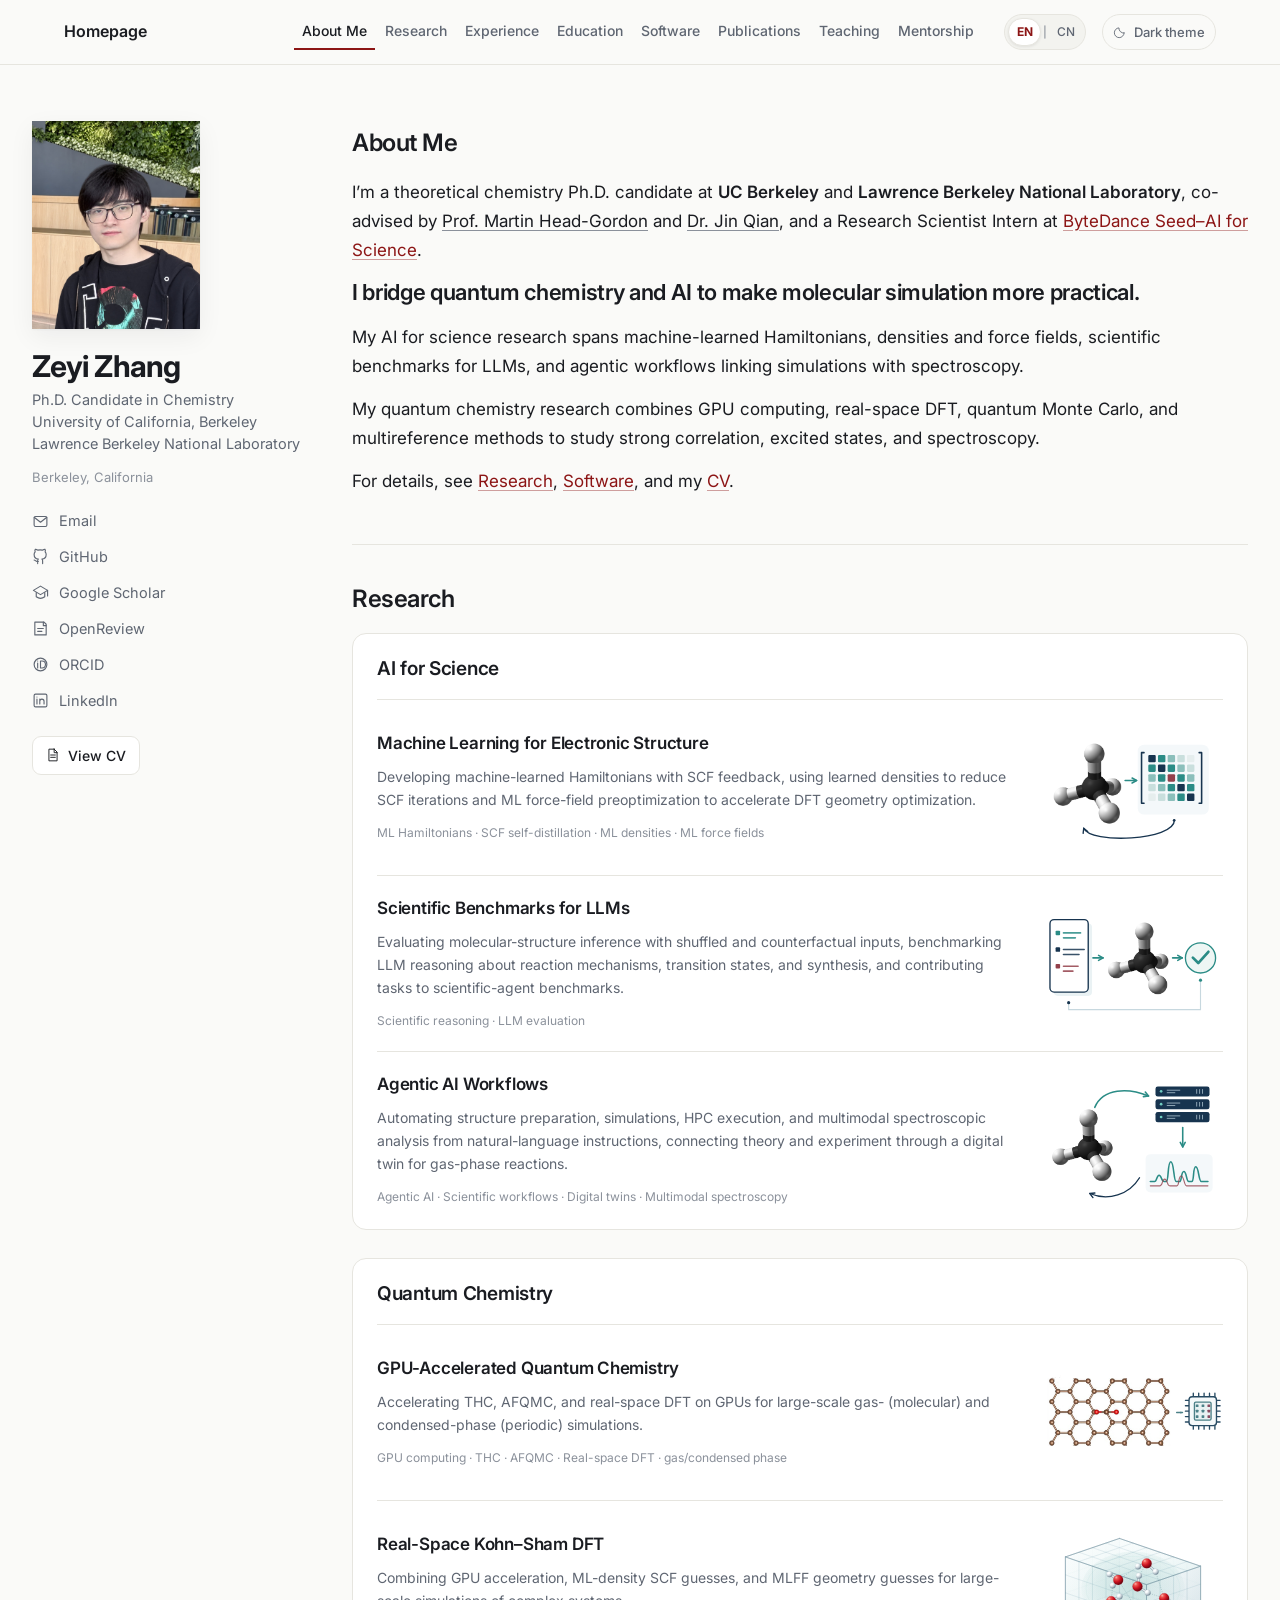
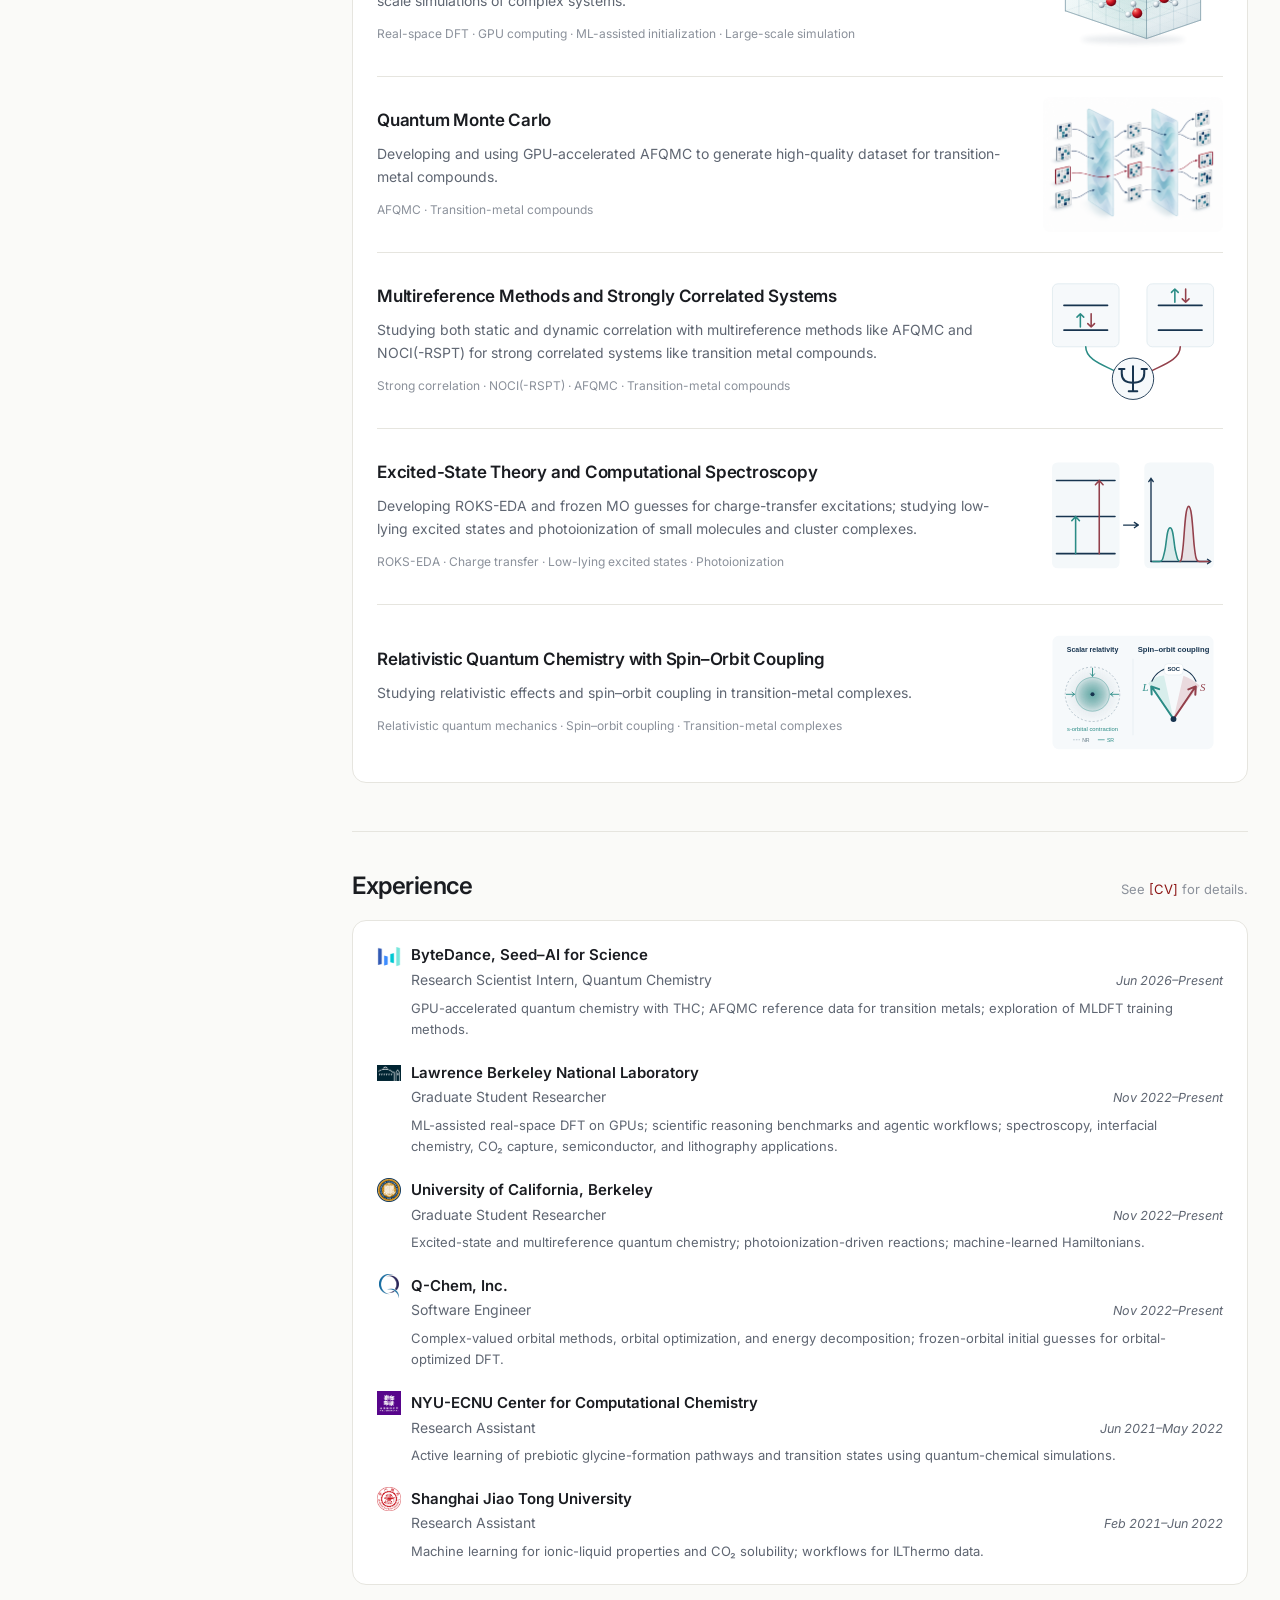
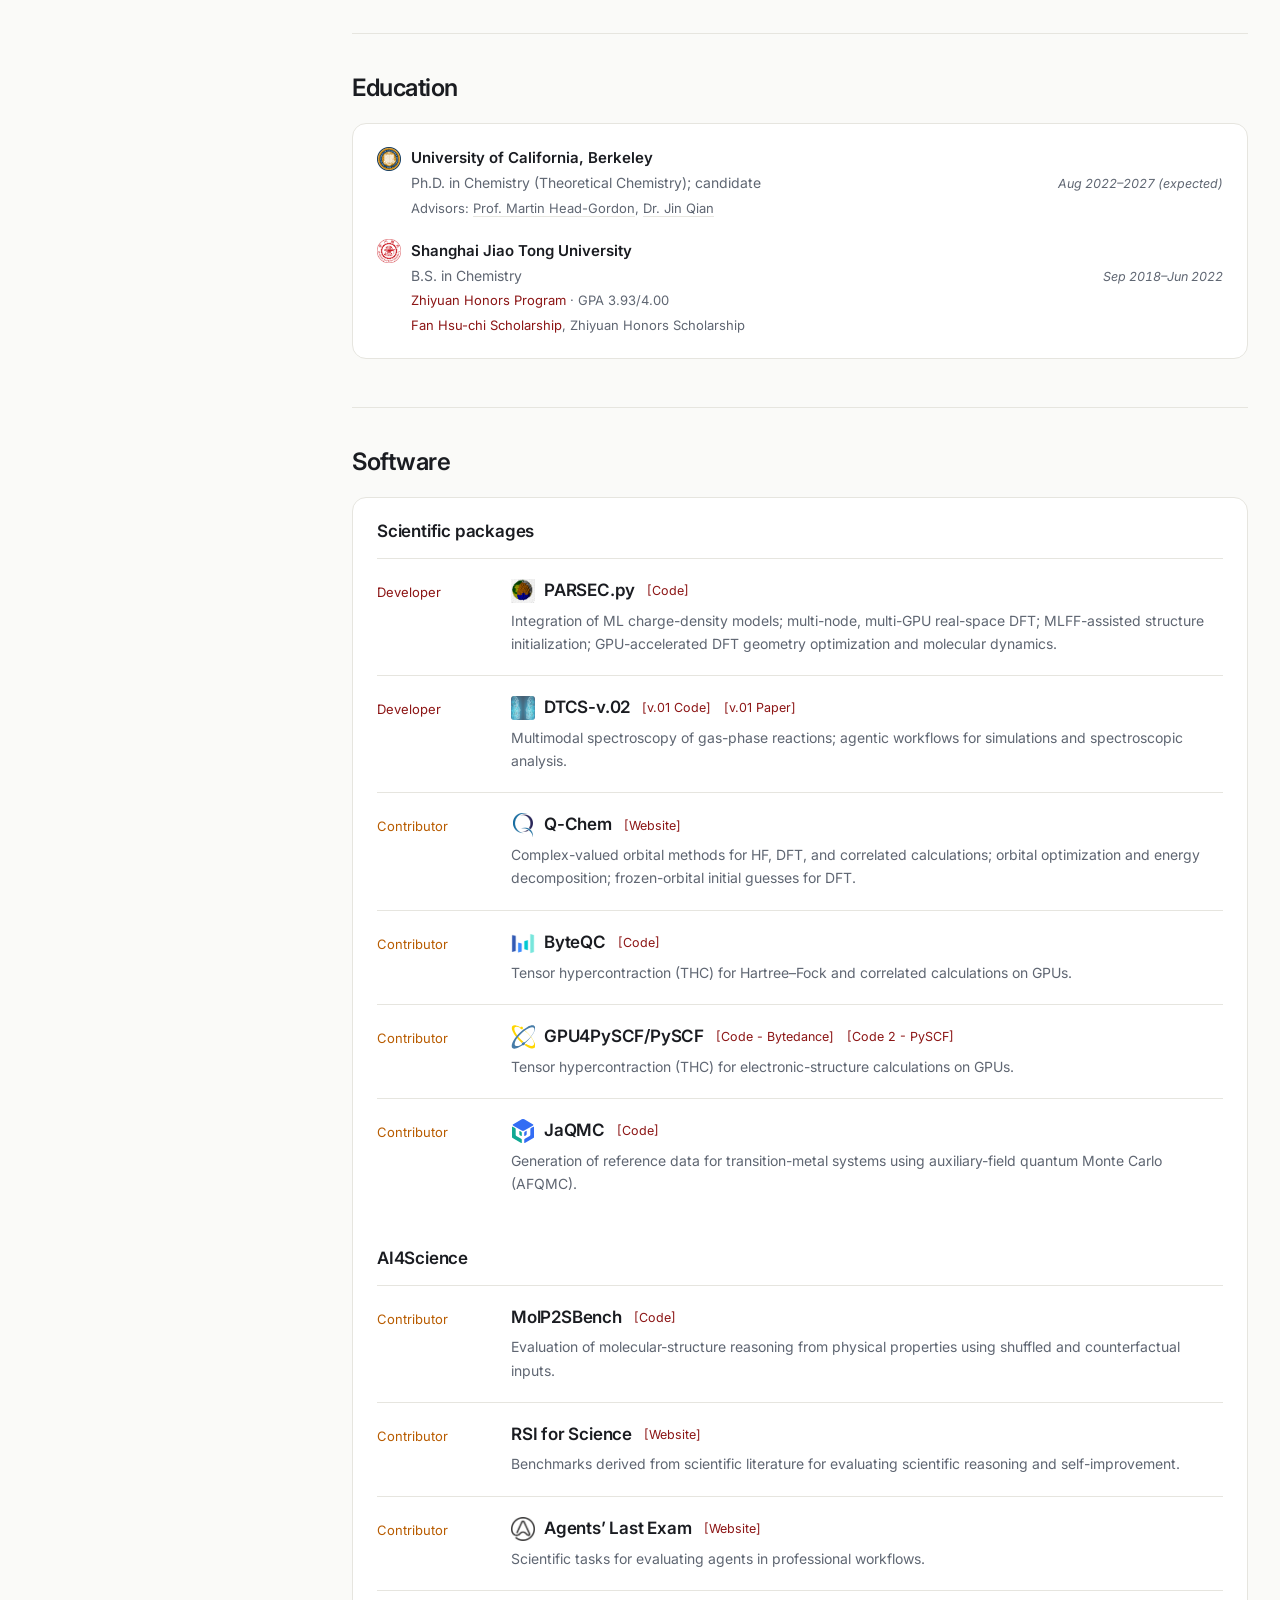
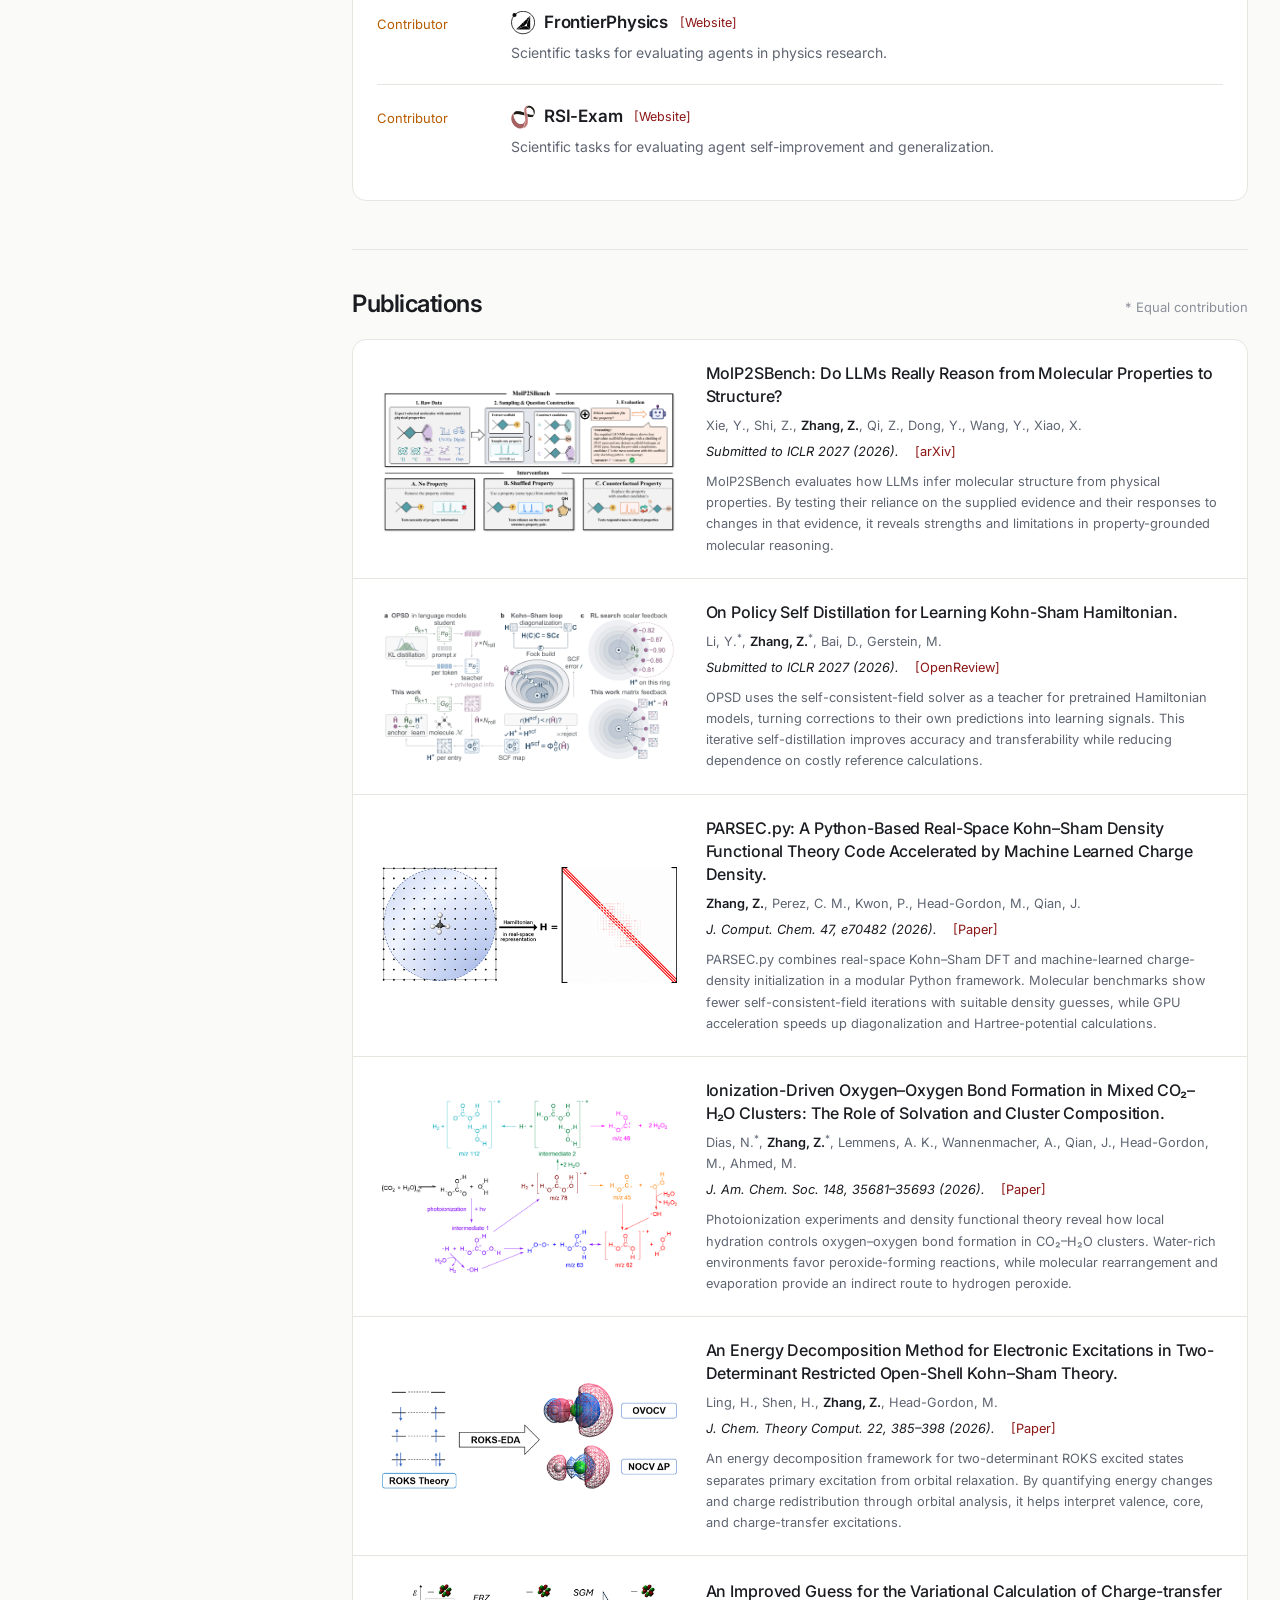
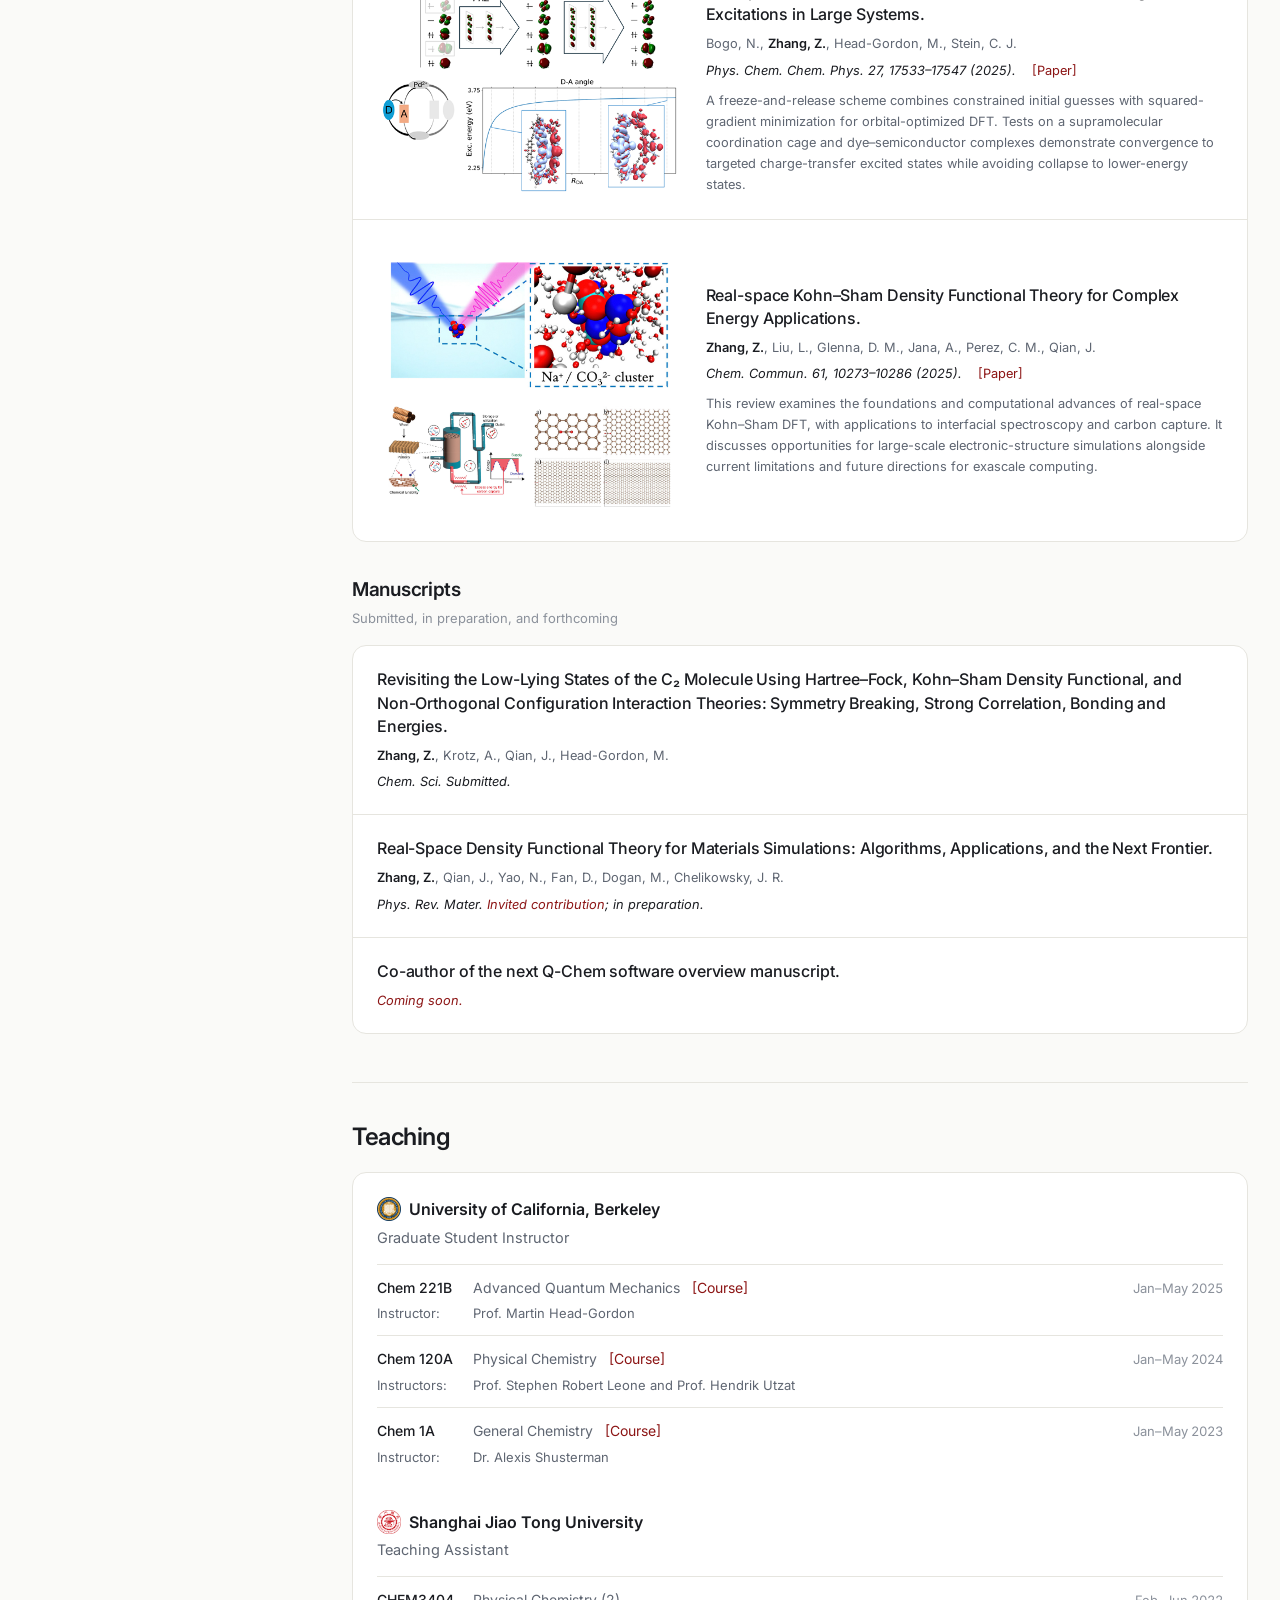
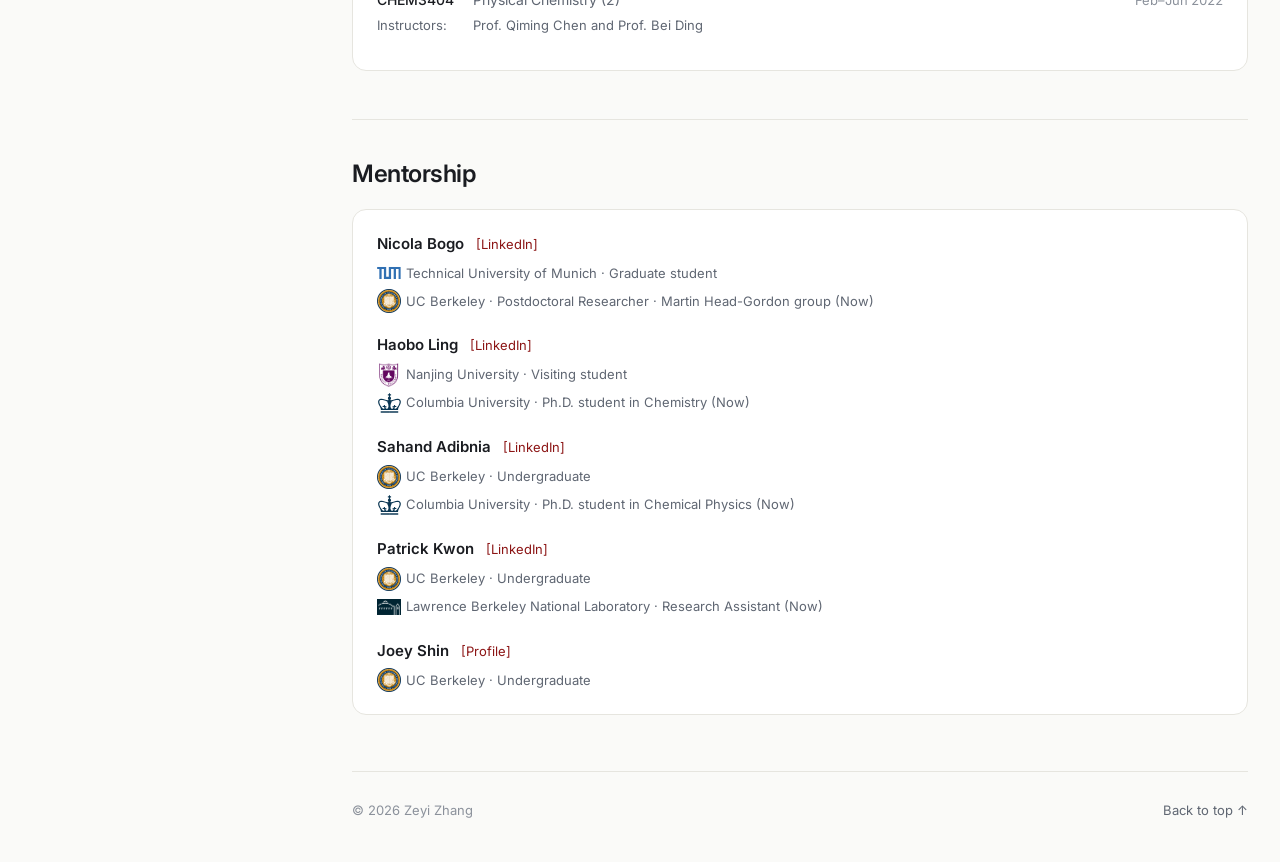
<file: docs/index.html>
<!doctype html><html lang="en" data-theme="light"><head>
<meta charset="utf-8"><meta name="viewport" content="width=device-width, initial-scale=1">
<title>zeyizhang-berkeley | Zeyi Zhang</title>
<meta name="description" content="Zeyi Zhang is a UC Berkeley chemistry Ph.D. candidate developing electronic-structure methods, GPU simulation software, and AI tools for molecular and materials research.">
<meta name="theme-color" content="#fafaf8"><meta name="color-scheme" content="light dark">
<meta property="og:title" content="zeyizhang-berkeley | Zeyi Zhang"><meta property="og:type" content="website">
<meta property="og:site_name" content="zeyizhang-berkeley"><meta property="og:url" content="https://zeyizhang-berkeley.github.io/homepage/">
<link rel="canonical" href="https://zeyizhang-berkeley.github.io/homepage/">
<link rel="alternate" hreflang="en" href="https://zeyizhang-berkeley.github.io/homepage/">
<link rel="alternate" hreflang="zh-CN" href="https://zeyizhang-berkeley.github.io/homepage/zh/">
<link rel="alternate" hreflang="x-default" href="https://zeyizhang-berkeley.github.io/homepage/">
<link rel="icon" href="assets/favicon.svg" type="image/svg+xml">
<link rel="preconnect" href="https://fonts.googleapis.com"><link rel="preconnect" href="https://fonts.gstatic.com" crossorigin>
<link href="https://fonts.googleapis.com/css2?family=Inter:wght@400;500;600;700&amp;display=swap" rel="stylesheet">
<script>try{const t=localStorage.getItem('zeyi-theme');document.documentElement.dataset.theme=t==='dark'?'dark':'light';}catch(e){}</script>
<link rel="stylesheet" href="assets/style.css?v=fecaee7f5227"><script src="assets/site.js?v=f6a304ff4fd2" defer></script>
</head><body><a class="skip-link" href="#main">Skip to content</a><header class="topbar"><div class="topbar__inner"><a href="#about" class="topbar__name">Homepage</a><nav class="toc" aria-label="Section navigation"><ol class="toc__list"><li><a href="#about" class="is-active">About Me</a></li><li><a href="#research">Research</a></li><li><a href="#experience">Experience</a></li><li><a href="#education">Education</a></li><li><a href="#software">Software</a></li><li><a href="#publications">Publications</a></li><li><a href="#teaching">Teaching</a></li><li><a href="#mentorship">Mentorship</a></li></ol></nav><nav class="language-switch" data-language="en" aria-label="Language"><a class="language-switch__option" href="./" data-language-target="./" data-language-option="en" hreflang="en" lang="en" aria-current="page" aria-label="English (current language)">EN</a><span class="language-switch__divider" aria-hidden="true">|</span><a class="language-switch__option" href="zh/" data-language-target="zh/" data-language-option="zh" hreflang="zh-CN" lang="zh-CN" aria-label="切换到中文">CN</a></nav><button class="theme-toggle" type="button" aria-pressed="false" aria-label="Switch to dark theme" hidden><svg viewBox="0 0 24 24" fill="none" stroke="currentColor" stroke-width="1.6" stroke-linecap="round" stroke-linejoin="round" aria-hidden="true"><path d="M20.5 13a8.7 8.7 0 0 1-9.5-9.5A9 9 0 1 0 20.5 13Z"/></svg><span>Dark theme</span></button></div></header><div class="shell"><aside class="side" aria-label="Profile and contact information">
<div class="profile"><img class="profile__avatar" src="assets/portrait.jpg?v=42b3bbb7af89" alt="Zeyi Zhang" width="934" height="1156" fetchpriority="high" decoding="async"><div class="profile__identity"><h1 class="profile__name">Zeyi Zhang</h1><p class="profile__tagline">Ph.D. Candidate in Chemistry<br>University of California, Berkeley<br>Lawrence Berkeley National Laboratory</p></div></div>
<p class="profile__location">Berkeley, California</p><ul class="links" aria-label="Contact and academic profiles"><li><a href="mailto:zhentan007@berkeley.edu"><svg viewBox="0 0 24 24" fill="none" stroke="currentColor" stroke-width="1.6" stroke-linecap="round" stroke-linejoin="round" aria-hidden="true"><rect x="3" y="5" width="18" height="14" rx="2"/><path d="m3 6 9 7 9-7"/></svg>Email</a></li><li><a href="https://github.com/zeyizhang-berkeley" target="_blank" rel="noopener noreferrer"><svg viewBox="0 0 24 24" fill="none" stroke="currentColor" stroke-width="1.6" stroke-linecap="round" stroke-linejoin="round" aria-hidden="true"><path d="M9 19c-4 1-4-2-6-2m12 5v-4c0-1-.3-2-1-2.5 3-.3 6-1.5 6-6.5 0-1.5-.5-2.5-1.5-3.5.5-1 .5-2.5 0-3.5-2-.5-3.5 1-4 1-2-.5-4-.5-6 0-.5 0-2-1.5-4-1-.5 1-.5 2.5 0 3.5C3.5 6.5 3 7.5 3 9c0 5 3 6.2 6 6.5-.7.5-1 1.5-1 2.5v4"/></svg>GitHub</a></li><li><a href="https://scholar.google.com/citations?user=-k2Zl3sAAAAJ" target="_blank" rel="noopener noreferrer"><svg viewBox="0 0 24 24" fill="none" stroke="currentColor" stroke-width="1.6" stroke-linecap="round" stroke-linejoin="round" aria-hidden="true"><path d="m2 9 10-6 10 6-10 6-10-6Z"/><path d="M6 12v6c4 3 8 3 12 0v-6M22 9v8"/></svg>Google Scholar</a></li><li><a href="https://openreview.net/profile?id=~Zeyi_Zhang3" target="_blank" rel="noopener noreferrer"><svg viewBox="0 0 24 24" fill="none" stroke="currentColor" stroke-width="1.6" stroke-linecap="round" stroke-linejoin="round" aria-hidden="true"><path d="M4 3h13l3 3v15H4V3Z"/><path d="M16 3v5h4M8 12h8M8 16h6"/></svg>OpenReview</a></li><li><a href="https://orcid.org/0009-0006-7067-1469" target="_blank" rel="noopener noreferrer"><svg viewBox="0 0 24 24" fill="none" stroke="currentColor" stroke-width="1.6" stroke-linecap="round" stroke-linejoin="round" aria-hidden="true"><circle cx="12" cy="12" r="9"/><path d="M8 10v7m0-10v.1M12 7h2a5 5 0 0 1 0 10h-2V7Z"/></svg>ORCID</a></li><li><a href="https://www.linkedin.com/in/zeyi-zhang-a92929247/" target="_blank" rel="noopener noreferrer"><svg viewBox="0 0 24 24" fill="none" stroke="currentColor" stroke-width="1.6" stroke-linecap="round" stroke-linejoin="round" aria-hidden="true"><rect x="3" y="3" width="18" height="18" rx="2"/><path d="M7 10v7m0-10v.1M11 17v-7m0 3a3 3 0 0 1 6 0v4"/></svg>LinkedIn</a></li></ul><a href="assets/Zeyi_Zhang_CV.pdf" class="cv-link" target="_blank" rel="noopener noreferrer"><svg viewBox="0 0 24 24" fill="none" stroke="currentColor" stroke-width="1.6" stroke-linecap="round" stroke-linejoin="round" aria-hidden="true"><path d="M14 2H5v20h14V7l-5-5Z"/><path d="M14 2v6h5M8 12h8M8 16h8"/></svg>View CV</a></aside><main class="main" id="main"><section class="section intro" id="about" aria-labelledby="about-title"><div class="section__head"><h2 id="about-title">About Me</h2></div><p>I’m a theoretical chemistry Ph.D. candidate at <strong>UC Berkeley</strong> and <strong>Lawrence Berkeley National Laboratory</strong>, co-advised by <a class="person" href="https://mhggroupberkeley.com/members/" target="_blank" rel="noopener noreferrer">Prof. Martin Head-Gordon</a> and <a class="person" href="https://qiangrouppage.lbl.gov/people" target="_blank" rel="noopener noreferrer">Dr. Jin Qian</a>, and a Research Scientist Intern at <a href="https://seed.bytedance.com/en/" target="_blank" rel="noopener noreferrer">ByteDance Seed–AI for Science</a>.</p><p class="intro__lead">I bridge quantum chemistry and AI to make molecular simulation more practical.</p><p>My AI for science research spans machine-learned Hamiltonians, densities and force fields, scientific benchmarks for LLMs, and agentic workflows linking simulations with spectroscopy.</p><p>My quantum chemistry research combines GPU computing, real-space DFT, quantum Monte Carlo, and multireference methods to study strong correlation, excited states, and spectroscopy.</p><p>For details, see <a href="#research">Research</a>, <a href="#software">Software</a>, and my <a href="assets/Zeyi_Zhang_CV.pdf" target="_blank" rel="noopener noreferrer">CV</a>.</p></section><section class="section " id="research" aria-labelledby="research-title"><div class="section__head"><h2 id="research-title">Research</h2></div><div class="research-group section-panel" aria-labelledby="ai-for-science-title"><h3 id="ai-for-science-title">AI for Science</h3><div class="projects"><article class="project project--with-figure" id="machine-learning"><figure class="project__figure"><img src="assets/research/machine-learning-sourced.svg" alt="A source-verified methane model linked to a symmetric Hamiltonian matrix and an iterative feedback loop." width="800" height="600" loading="lazy" decoding="async"></figure><div class="project__body"><h4>Machine Learning for Electronic Structure</h4><p>Developing machine-learned Hamiltonians with SCF feedback, using learned densities to reduce SCF iterations and ML force-field preoptimization to accelerate DFT geometry optimization.</p><p class="project__keywords">ML Hamiltonians · SCF self-distillation · ML densities · ML force fields</p></div></article><article class="project project--with-figure" id="scientific-benchmarks"><figure class="project__figure"><img src="assets/research/scientific-benchmarks-sourced.svg" alt="Scientific evidence cards, a source-verified methane model, and an evaluation checklist illustrate molecular reasoning benchmarks." width="800" height="600" loading="lazy" decoding="async"></figure><div class="project__body"><h4>Scientific Benchmarks for LLMs</h4><p>Evaluating molecular-structure inference with shuffled and counterfactual inputs, benchmarking LLM reasoning about reaction mechanisms, transition states, and synthesis, and contributing tasks to scientific-agent benchmarks.</p><p class="project__keywords">Scientific reasoning · LLM evaluation</p></div></article><article class="project project--with-figure" id="spectroscopy"><figure class="project__figure"><img src="assets/research/spectroscopy-sourced.svg" alt="A source-verified methane model, computing resources, and a schematic spectrum form an automated scientific workflow." width="800" height="600" loading="lazy" decoding="async"></figure><div class="project__body"><h4>Agentic AI Workflows</h4><p>Automating structure preparation, simulations, HPC execution, and multimodal spectroscopic analysis from natural-language instructions, connecting theory and experiment through a digital twin for gas-phase reactions.</p><p class="project__keywords">Agentic AI · Scientific workflows · Digital twins · Multimodal spectroscopy</p></div></article></div></div><div class="research-group section-panel" aria-labelledby="quantum-chemistry-title"><h3 id="quantum-chemistry-title">Quantum Chemistry</h3><div class="projects"><article class="project project--with-figure" id="quantum-simulation"><figure class="project__figure"><img src="assets/research/quantum-simulation-unlabeled-v2.svg" alt="A published carbon dioxide on graphene model beside a GPU schematic, with the original panel label removed." width="800" height="600" loading="lazy" decoding="async"></figure><div class="project__body"><h4>GPU-Accelerated Quantum Chemistry</h4><p>Accelerating THC, AFQMC, and real-space DFT on GPUs for large-scale gas- (molecular) and condensed-phase (periodic) simulations.</p><p class="project__keywords">GPU computing · THC · AFQMC · Real-space DFT · gas/condensed phase</p></div></article><article class="project project--with-figure" id="real-space-dft"><figure class="project__figure"><img src="assets/research/real-space-dft-water-cluster-v6.svg" alt="A six-water molecular cluster inside a wide rectangular real-space grid, with small white hydrogen spheres and dashed intermolecular hydrogen bonds." width="800" height="600" loading="lazy" decoding="async"></figure><div class="project__body"><h4>Real-Space Kohn–Sham DFT</h4><p>Combining GPU acceleration, ML-density SCF guesses, and MLFF geometry guesses for large-scale simulations of complex systems.</p><p class="project__keywords">Real-space DFT · GPU computing · ML-assisted initialization · Large-scale simulation</p></div></article><article class="project project--with-figure" id="quantum-monte-carlo-research"><figure class="project__figure"><img src="assets/research/quantum-monte-carlo-research-v1.png" alt="Electronic-state walkers propagate through sampled auxiliary fields in a conceptual quantum Monte Carlo illustration." width="1448" height="1086" loading="lazy" decoding="async"></figure><div class="project__body"><h4>Quantum Monte Carlo</h4><p>Developing and using GPU-accelerated AFQMC to generate high-quality dataset for transition-metal compounds.</p><p class="project__keywords">AFQMC · Transition-metal compounds</p></div></article><article class="project project--with-figure" id="strong-correlation"><figure class="project__figure"><img src="assets/research/strong-correlation-schematic.svg" alt="Two opposite-spin paired electronic configurations combine in a multiconfigurational wavefunction." width="800" height="600" loading="lazy" decoding="async"></figure><div class="project__body"><h4>Multireference Methods and Strongly Correlated Systems</h4><p>Studying both static and dynamic correlation with multireference methods like AFQMC and NOCI(-RSPT) for strong correlated systems like transition metal compounds.</p><p class="project__keywords">Strong correlation · NOCI(-RSPT) · AFQMC · Transition-metal compounds</p></div></article><article class="project project--with-figure" id="excited-states"><figure class="project__figure"><img src="assets/research/excited-states-original-v2.svg" alt="Two electronic transitions from a ground state to excited states correspond to two schematic absorption peaks, with photon energy increasing to the right." width="800" height="600" loading="lazy" decoding="async"></figure><div class="project__body"><h4>Excited-State Theory and Computational Spectroscopy</h4><p>Developing ROKS-EDA and frozen MO guesses for charge-transfer excitations; studying low-lying excited states and photoionization of small molecules and cluster complexes.</p><p class="project__keywords">ROKS-EDA · Charge transfer · Low-lying excited states · Photoionization</p></div></article><article class="project project--with-figure" id="relativistic-quantum-chemistry"><figure class="project__figure"><img src="assets/research/relativistic-effects-soc.svg" alt="Two relativistic effects: representative scalar-relativistic s-orbital contraction relative to a nonrelativistic reference, and coupling between orbital angular momentum L and spin S." width="800" height="600" loading="lazy" decoding="async"></figure><div class="project__body"><h4>Relativistic Quantum Chemistry with Spin–Orbit Coupling</h4><p>Studying relativistic effects and spin–orbit coupling in transition-metal complexes.</p><p class="project__keywords">Relativistic quantum mechanics · Spin–orbit coupling · Transition-metal complexes</p></div></article></div></div></section><section class="section " id="experience" aria-labelledby="experience-title"><div class="section__head"><h2 id="experience-title">Experience</h2><p class="section__note">See <a href="assets/Zeyi_Zhang_CV.pdf" target="_blank" rel="noopener noreferrer">[CV]</a> for details.</p></div><div class="section-panel"><ol class="affiliations"><li class="affiliation" id="bytedance"><div class="affiliation__logo"><img src="assets/institutions/bytedance.png" alt="" width="24" height="24" loading="lazy" decoding="async"></div><div class="affiliation__body"><h3><a href="https://seed.bytedance.com/en/" target="_blank" rel="noopener noreferrer">ByteDance, Seed–AI for Science</a></h3><div class="affiliation__role-date"><p class="exp__role">Research Scientist Intern, Quantum Chemistry</p><p class="exp__date">Jun 2026–Present</p></div><p class="exp__summary">GPU-accelerated quantum chemistry with THC; AFQMC reference data for transition metals; exploration of MLDFT training methods.</p></div></li><li class="affiliation" id="lbnl"><div class="affiliation__logo"><img src="assets/institutions/berkeley-lab.png" alt="" width="24" height="24" loading="lazy" decoding="async"></div><div class="affiliation__body"><h3>Lawrence Berkeley National Laboratory</h3><div class="affiliation__role-date"><p class="exp__role">Graduate Student Researcher</p><p class="exp__date">Nov 2022–Present</p></div><p class="exp__summary">ML-assisted real-space DFT on GPUs; scientific reasoning benchmarks and agentic workflows; spectroscopy, interfacial chemistry, CO₂ capture, semiconductor, and lithography applications.</p></div></li><li class="affiliation" id="berkeley"><div class="affiliation__logo"><img src="assets/institutions/berkeley.png" alt="" width="24" height="24" loading="lazy" decoding="async"></div><div class="affiliation__body"><h3>University of California, Berkeley</h3><div class="affiliation__role-date"><p class="exp__role">Graduate Student Researcher</p><p class="exp__date">Nov 2022–Present</p></div><p class="exp__summary">Excited-state and multireference quantum chemistry; photoionization-driven reactions; machine-learned Hamiltonians.</p></div></li><li class="affiliation" id="qchem"><div class="affiliation__logo"><img src="assets/institutions/qchem.png" alt="" width="24" height="24" loading="lazy" decoding="async"></div><div class="affiliation__body"><h3><a href="https://www.q-chem.com/" target="_blank" rel="noopener noreferrer">Q-Chem, Inc.</a></h3><div class="affiliation__role-date"><p class="exp__role">Software Engineer</p><p class="exp__date">Nov 2022–Present</p></div><p class="exp__summary">Complex-valued orbital methods, orbital optimization, and energy decomposition; frozen-orbital initial guesses for orbital-optimized DFT.</p></div></li><li class="affiliation" id="nyu-ecnu"><div class="affiliation__logo"><img src="assets/institutions/nyu-shanghai.png" alt="" width="24" height="24" loading="lazy" decoding="async"></div><div class="affiliation__body"><h3><a href="https://research.shanghai.nyu.edu/chemistry" target="_blank" rel="noopener noreferrer">NYU-ECNU Center for Computational Chemistry</a></h3><div class="affiliation__role-date"><p class="exp__role">Research Assistant</p><p class="exp__date">Jun 2021–May 2022</p></div><p class="exp__summary">Active learning of prebiotic glycine-formation pathways and transition states using quantum-chemical simulations.</p></div></li><li class="affiliation" id="sjtu"><div class="affiliation__logo"><img src="assets/institutions/sjtu.png" alt="" width="24" height="24" loading="lazy" decoding="async"></div><div class="affiliation__body"><h3>Shanghai Jiao Tong University</h3><div class="affiliation__role-date"><p class="exp__role">Research Assistant</p><p class="exp__date">Feb 2021–Jun 2022</p></div><p class="exp__summary">Machine learning for ionic-liquid properties and CO₂ solubility; workflows for ILThermo data.</p></div></li></ol></div></section><section class="section " id="education" aria-labelledby="education-title"><div class="section__head"><h2 id="education-title">Education</h2></div><div class="section-panel"><ol class="affiliations"><li class="affiliation"><div class="affiliation__logo"><img src="assets/institutions/berkeley.png" alt="" width="24" height="24" loading="lazy" decoding="async"></div><div class="affiliation__body"><h3>University of California, Berkeley</h3><div class="affiliation__role-date"><p class="exp__role">Ph.D. in Chemistry (Theoretical Chemistry); candidate</p><p class="exp__date">Aug 2022–2027 (expected)</p></div><p class="exp__meta">Advisors: <a href="https://mhggroupberkeley.com/members/" class="person" target="_blank" rel="noopener noreferrer">Prof. Martin Head-Gordon</a>, <a href="https://qiangrouppage.lbl.gov/people" class="person" target="_blank" rel="noopener noreferrer">Dr. Jin Qian</a></p></div></li><li class="affiliation"><div class="affiliation__logo"><img src="assets/institutions/sjtu.png" alt="" width="24" height="24" loading="lazy" decoding="async"></div><div class="affiliation__body"><h3>Shanghai Jiao Tong University</h3><div class="affiliation__role-date"><p class="exp__role">B.S. in Chemistry</p><p class="exp__date">Sep 2018–Jun 2022</p></div><p class="exp__meta"><a href="https://en.zhiyuan.sjtu.edu.cn/" target="_blank" rel="noopener noreferrer">Zhiyuan Honors Program</a> · GPA 3.93/4.00</p><p class="exp__meta"><a href="http://fanhsuchischolars.org.cn/" target="_blank" rel="noopener noreferrer">Fan Hsu-chi Scholarship</a>, Zhiyuan Honors Scholarship</p></div></li></ol></div></section><section class="section " id="software" aria-labelledby="software-title"><div class="section__head"><h2 id="software-title">Software</h2></div><div class="section-panel"><div class="software-group" id="scientific-packages"><h3>Scientific packages</h3><ol class="software-list"><li class="software__item" id="parsec-software"><p class="software__role software__role--developer">Developer</p><div class="software__body"><h4><span class="software__name"><span class="brand-logo brand-logo--parsec" aria-hidden="true"><img src="assets/logos/parsec.png" alt="" loading="lazy" decoding="async"></span>PARSEC.py</span> <span class="software__resources"><a href="https://github.com/QianGroupPage/PARSEC.py" target="_blank" rel="noopener noreferrer">[Code]</a></span></h4><p class="software__description">Integration of ML charge-density models; multi-node, multi-GPU real-space DFT; MLFF-assisted structure initialization; GPU-accelerated DFT geometry optimization and molecular dynamics.</p></div></li><li class="software__item" id="digital-twin"><p class="software__role software__role--developer">Developer</p><div class="software__body"><h4><span class="software__name"><span class="brand-logo brand-logo--dtcs" aria-hidden="true"><img src="assets/logos/dtcs.png" alt="" loading="lazy" decoding="async"></span>DTCS-v.02</span> <span class="software__resources"><a href="https://github.com/QianGroupPage/DTCS-v.01" target="_blank" rel="noopener noreferrer">[v.01 Code]</a> <a href="https://www.nature.com/articles/s43588-025-00857-y" target="_blank" rel="noopener noreferrer">[v.01 Paper]</a></span></h4><p class="software__description">Multimodal spectroscopy of gas-phase reactions; agentic workflows for simulations and spectroscopic analysis.</p></div></li><li class="software__item" id="qchem-software"><p class="software__role software__role--contributor">Contributor</p><div class="software__body"><h4><span class="software__name"><span class="brand-logo" aria-hidden="true"><img src="assets/institutions/qchem.png" alt="" loading="lazy" decoding="async"></span>Q-Chem</span> <span class="software__resources"><a href="https://www.q-chem.com/" target="_blank" rel="noopener noreferrer">[Website]</a></span></h4><p class="software__description">Complex-valued orbital methods for HF, DFT, and correlated calculations; orbital optimization and energy decomposition; frozen-orbital initial guesses for DFT.</p></div></li><li class="software__item" id="gpu-quantum-chemistry"><p class="software__role software__role--contributor">Contributor</p><div class="software__body"><h4><span class="software__name"><span class="brand-logo" aria-hidden="true"><img src="assets/institutions/bytedance.png" alt="" loading="lazy" decoding="async"></span>ByteQC</span> <span class="software__resources"><a href="https://github.com/bytedance/byteqc" target="_blank" rel="noopener noreferrer">[Code]</a></span></h4><p class="software__description">Tensor hypercontraction (THC) for Hartree–Fock and correlated calculations on GPUs.</p></div></li><li class="software__item" id="gpu4pyscf-software"><p class="software__role software__role--contributor">Contributor</p><div class="software__body"><h4><span class="software__name"><span class="brand-logo brand-logo--pyscf" aria-hidden="true"><img src="assets/logos/pyscf.svg" alt="" loading="lazy" decoding="async"></span>GPU4PySCF/PySCF</span> <span class="software__resources"><a href="https://github.com/bytedance/gpu4pyscf" target="_blank" rel="noopener noreferrer">[Code - Bytedance]</a> <a href="https://github.com/pyscf/gpu4pyscf" target="_blank" rel="noopener noreferrer">[Code 2 - PySCF]</a></span></h4><p class="software__description">Tensor hypercontraction (THC) for electronic-structure calculations on GPUs.</p></div></li><li class="software__item" id="quantum-monte-carlo"><p class="software__role software__role--contributor">Contributor</p><div class="software__body"><h4><span class="software__name"><span class="brand-logo" aria-hidden="true"><img src="assets/logos/jaqmc.svg" alt="" loading="lazy" decoding="async"></span>JaQMC</span> <span class="software__resources"><a href="https://github.com/bytedance/jaqmc" target="_blank" rel="noopener noreferrer">[Code]</a></span></h4><p class="software__description">Generation of reference data for transition-metal systems using auxiliary-field quantum Monte Carlo (AFQMC).</p></div></li></ol></div><div class="software-group" id="rsi-science"><h3>AI4Science</h3><ol class="software-list"><li class="software__item" id="molp2sbench-software"><p class="software__role software__role--contributor">Contributor</p><div class="software__body"><h4><span class="software__name">MolP2SBench</span> <span class="software__resources"><a href="https://github.com/DUAL-Xiao/MolP2SBench" target="_blank" rel="noopener noreferrer">[Code]</a></span></h4><p class="software__description">Evaluation of molecular-structure reasoning from physical properties using shuffled and counterfactual inputs.</p></div></li><li class="software__item" id="rsi-for-science-software"><p class="software__role software__role--contributor">Contributor</p><div class="software__body"><h4><span class="software__name">RSI for Science</span> <span class="software__resources"><a href="https://rsi4science.org/" target="_blank" rel="noopener noreferrer">[Website]</a></span></h4><p class="software__description">Benchmarks derived from scientific literature for evaluating scientific reasoning and self-improvement.</p></div></li><li class="software__item" id="agents-last-exam-software"><p class="software__role software__role--contributor">Contributor</p><div class="software__body"><h4><span class="software__name"><span class="brand-logo" aria-hidden="true"><img src="assets/logos/agents-last-exam-logo.png" alt="" loading="lazy" decoding="async"></span>Agents’ Last Exam</span> <span class="software__resources"><a href="https://agents-last-exam.org/" target="_blank" rel="noopener noreferrer">[Website]</a></span></h4><p class="software__description">Scientific tasks for evaluating agents in professional workflows.</p></div></li><li class="software__item" id="frontierphysics-software"><p class="software__role software__role--contributor">Contributor</p><div class="software__body"><h4><span class="software__name"><span class="brand-logo" aria-hidden="true"><img src="assets/logos/frontierphysics-icon.svg" alt="" loading="lazy" decoding="async"></span>FrontierPhysics</span> <span class="software__resources"><a href="https://www.benchflow.ai/frontierphysics" target="_blank" rel="noopener noreferrer">[Website]</a></span></h4><p class="software__description">Scientific tasks for evaluating agents in physics research.</p></div></li><li class="software__item" id="rsi-exam-software"><p class="software__role software__role--contributor">Contributor</p><div class="software__body"><h4><span class="software__name"><span class="brand-logo" aria-hidden="true"><img src="assets/logos/rsi-exam-logo.png" alt="" loading="lazy" decoding="async"></span>RSI-Exam</span> <span class="software__resources"><a href="https://rsi-exam.ai/index.html" target="_blank" rel="noopener noreferrer">[Website]</a></span></h4><p class="software__description">Scientific tasks for evaluating agent self-improvement and generalization.</p></div></li></ol></div></div></section><section class="section " id="publications" aria-labelledby="publications-title"><div class="section__head"><h2 id="publications-title">Publications</h2><p class="section__note">* Equal contribution</p></div><div class="pubs"><article class="pub pub--with-figure" id="paper-1" aria-label="Work 1"><figure class="pub__figure"><button class="pub__figure-link" type="button" data-figure-src="assets/papers/molp2s-figure1-vector.svg?v=fef65d4d7ade" aria-haspopup="dialog" aria-controls="figure-lightbox" title="Enlarge figure" aria-label="Enlarge figure for MolP2SBench: Do LLMs Really Reason from Molecular Properties to Structure?"><img src="assets/papers/molp2s-figure1.png" alt="MolP2SBench workflow and property interventions for molecular structure reasoning." width="1244" height="638" loading="lazy" decoding="async"></button></figure><div class="pub__body"><h3>MolP2SBench: Do LLMs Really Reason from Molecular Properties to Structure?</h3><p class="pub__authors">Xie, Y., Shi, Z., <strong>Zhang, Z.</strong>, Qi, Z., Dong, Y., Wang, Y., Xiao, X.</p><p class="pub__citation">Submitted to ICLR 2027 (2026). <span class="pub__resources"><a href="https://arxiv.org/html/2610.12522v1" target="_blank" rel="noopener noreferrer">[arXiv]</a></span></p><p class="pub__summary">MolP2SBench evaluates how LLMs infer molecular structure from physical properties. By testing their reliance on the supplied evidence and their responses to changes in that evidence, it reveals strengths and limitations in property-grounded molecular reasoning.</p></div></article><article class="pub pub--with-figure" id="paper-2" aria-label="Work 2"><figure class="pub__figure"><button class="pub__figure-link" type="button" data-figure-src="assets/papers/opsd-figure1-vector.svg?v=9e684137e18c" aria-haspopup="dialog" aria-controls="figure-lightbox" title="Enlarge figure" aria-label="Enlarge figure for On Policy Self Distillation for Learning Kohn-Sham Hamiltonian."><img src="assets/papers/opsd-figure1.png" alt="On-policy self-distillation learns Hamiltonians from dense SCF corrections." width="1400" height="740" loading="lazy" decoding="async"></button></figure><div class="pub__body"><h3>On Policy Self Distillation for Learning Kohn-Sham Hamiltonian.</h3><p class="pub__authors">Li, Y.<sup>*</sup>, <strong>Zhang, Z.</strong><sup>*</sup>, Bai, D., Gerstein, M.</p><p class="pub__citation">Submitted to ICLR 2027 (2026). <span class="pub__resources"><a href="https://openreview.net/forum?id=l3ZCZaRFKC" target="_blank" rel="noopener noreferrer">[OpenReview]</a></span></p><p class="pub__summary">OPSD uses the self-consistent-field solver as a teacher for pretrained Hamiltonian models, turning corrections to their own predictions into learning signals. This iterative self-distillation improves accuracy and transferability while reducing dependence on costly reference calculations.</p></div></article><article class="pub pub--with-figure" id="paper-3" aria-label="Work 3"><figure class="pub__figure"><button class="pub__figure-link" type="button" data-figure-src="assets/papers/realspace-graphical-abstract-highres.png?v=37460c89ecfc" aria-haspopup="dialog" aria-controls="figure-lightbox" title="Enlarge figure" aria-label="Enlarge figure for PARSEC.py: A Python-Based Real-Space Kohn–Sham Density Functional Theory Code Accelerated by Machine Learned Charge Density."><img src="assets/papers/realspace-graphical-abstract.png" alt="Real-space grid representation of a molecule and the sparsity pattern of its Kohn–Sham Hamiltonian; graphical abstract from the Real-space KS-DFT review." width="520" height="204" loading="lazy" decoding="async"></button></figure><div class="pub__body"><h3>PARSEC.py: A Python-Based Real-Space Kohn–Sham Density Functional Theory Code Accelerated by Machine Learned Charge Density.</h3><p class="pub__authors"><strong>Zhang, Z.</strong>, Perez, C. M., Kwon, P., Head-Gordon, M., Qian, J.</p><p class="pub__citation">J. Comput. Chem. 47, e70482 (2026). <span class="pub__resources"><a href="https://doi.org/10.1002/jcc.70482" target="_blank" rel="noopener noreferrer">[Paper]</a></span></p><p class="pub__summary">PARSEC.py combines real-space Kohn–Sham DFT and machine-learned charge-density initialization in a modular Python framework. Molecular benchmarks show fewer self-consistent-field iterations with suitable density guesses, while GPU acceleration speeds up diagonalization and Hartree-potential calculations.</p></div></article><article class="pub pub--with-figure" id="paper-4" aria-label="Work 4"><figure class="pub__figure"><button class="pub__figure-link" type="button" data-figure-src="assets/papers/photoionization-figure1.png" aria-haspopup="dialog" aria-controls="figure-lightbox" title="Enlarge figure" aria-label="Enlarge figure for Ionization-Driven Oxygen–Oxygen Bond Formation in Mixed CO₂–H₂O Clusters: The Role of Solvation and Cluster Composition."><img src="assets/papers/photoionization-figure1.png" alt="Reaction pathways and ion products following photoionization of mixed carbon dioxide–water clusters, including oxygen–oxygen bond formation and hydrogen peroxide products." width="1500" height="883" loading="lazy" decoding="async"></button></figure><div class="pub__body"><h3>Ionization-Driven Oxygen–Oxygen Bond Formation in Mixed CO₂–H₂O Clusters: The Role of Solvation and Cluster Composition.</h3><p class="pub__authors">Dias, N.<sup>*</sup>, <strong>Zhang, Z.</strong><sup>*</sup>, Lemmens, A. K., Wannenmacher, A., Qian, J., Head-Gordon, M., Ahmed, M.</p><p class="pub__citation">J. Am. Chem. Soc. 148, 35681–35693 (2026). <span class="pub__resources"><a href="https://doi.org/10.1021/jacs.6c07627" target="_blank" rel="noopener noreferrer">[Paper]</a></span></p><p class="pub__summary">Photoionization experiments and density functional theory reveal how local hydration controls oxygen–oxygen bond formation in CO₂–H₂O clusters. Water-rich environments favor peroxide-forming reactions, while molecular rearrangement and evaporation provide an indirect route to hydrogen peroxide.</p></div></article><article class="pub pub--with-figure" id="paper-5" aria-label="Work 5"><figure class="pub__figure"><button class="pub__figure-link" type="button" data-figure-src="assets/papers/rokseda-graphical-abstract-highres.png?v=bd4d834c9885" aria-haspopup="dialog" aria-controls="figure-lightbox" title="Enlarge figure" aria-label="Enlarge figure for An Energy Decomposition Method for Electronic Excitations in Two-Determinant Restricted Open-Shell Kohn–Sham Theory."><img src="assets/papers/rokseda-graphical-abstract.png" alt="ROKS-EDA schematic connecting a ROKS orbital occupation diagram to OVOCV orbital and NOCV density-difference visualizations." width="520" height="187" loading="lazy" decoding="async"></button></figure><div class="pub__body"><h3>An Energy Decomposition Method for Electronic Excitations in Two-Determinant Restricted Open-Shell Kohn–Sham Theory.</h3><p class="pub__authors">Ling, H., Shen, H., <strong>Zhang, Z.</strong>, Head-Gordon, M.</p><p class="pub__citation">J. Chem. Theory Comput. 22, 385–398 (2026). <span class="pub__resources"><a href="https://doi.org/10.1021/acs.jctc.5c01738" target="_blank" rel="noopener noreferrer">[Paper]</a></span></p><p class="pub__summary">An energy decomposition framework for two-determinant ROKS excited states separates primary excitation from orbital relaxation. By quantifying energy changes and charge redistribution through orbital analysis, it helps interpret valence, core, and charge-transfer excitations.</p></div></article><article class="pub pub--with-figure" id="paper-6" aria-label="Work 6"><figure class="pub__figure"><button class="pub__figure-link" type="button" data-figure-src="assets/papers/ctguess-graphical-abstract-highres.png?v=d90284c07ff8" aria-haspopup="dialog" aria-controls="figure-lightbox" title="Enlarge figure" aria-label="Enlarge figure for An Improved Guess for the Variational Calculation of Charge-transfer Excitations in Large Systems."><img src="assets/papers/ctguess-graphical-abstract.png" alt="Freeze-and-release squared-gradient minimization for charge-transfer excitations in a donor–acceptor cage." width="520" height="370" loading="lazy" decoding="async"></button></figure><div class="pub__body"><h3>An Improved Guess for the Variational Calculation of Charge-transfer Excitations in Large Systems.</h3><p class="pub__authors">Bogo, N., <strong>Zhang, Z.</strong>, Head-Gordon, M., Stein, C. J.</p><p class="pub__citation">Phys. Chem. Chem. Phys. 27, 17533–17547 (2025). <span class="pub__resources"><a href="https://doi.org/10.1039/D5CP01867F" target="_blank" rel="noopener noreferrer">[Paper]</a></span></p><p class="pub__summary">A freeze-and-release scheme combines constrained initial guesses with squared-gradient minimization for orbital-optimized DFT. Tests on a supramolecular coordination cage and dye–semiconductor complexes demonstrate convergence to targeted charge-transfer excited states while avoiding collapse to lower-energy states.</p></div></article><article class="pub pub--with-figure" id="paper-7" aria-label="Work 7"><figure class="pub__figure"><button class="pub__figure-link" type="button" data-figure-src="assets/papers/realspace-figures-6-8-9-highres.svg?v=62897f81b4b1" aria-haspopup="dialog" aria-controls="figure-lightbox" title="Enlarge figure" aria-label="Enlarge figure for Real-space Kohn–Sham Density Functional Theory for Complex Energy Applications."><img src="assets/papers/realspace-figures-6-8-9.svg?v=a925f3fae68b" alt="Figures 6, 8 and 9: carbonate at the air–water interface, wood-derived carbon capture, and carbon dioxide on graphene." width="1040" height="940" loading="lazy" decoding="async"></button></figure><div class="pub__body"><h3>Real-space Kohn–Sham Density Functional Theory for Complex Energy Applications.</h3><p class="pub__authors"><strong>Zhang, Z.</strong>, Liu, L., Glenna, D. M., Jana, A., Perez, C. M., Qian, J.</p><p class="pub__citation">Chem. Commun. 61, 10273–10286 (2025). <span class="pub__resources"><a href="https://doi.org/10.1039/D5CC01820J" target="_blank" rel="noopener noreferrer">[Paper]</a></span></p><p class="pub__summary">This review examines the foundations and computational advances of real-space Kohn–Sham DFT, with applications to interfacial spectroscopy and carbon capture. It discusses opportunities for large-scale electronic-structure simulations alongside current limitations and future directions for exascale computing.</p></div></article></div><div class="subsection__head" id="manuscripts"><h3>Manuscripts</h3><p>Submitted, in preparation, and forthcoming</p></div><div class="pubs"><article class="pub" id="paper-8" aria-label="Work 8"><div class="pub__body"><h3>Revisiting the Low-Lying States of the C₂ Molecule Using Hartree–Fock, Kohn–Sham Density Functional, and Non-Orthogonal Configuration Interaction Theories: Symmetry Breaking, Strong Correlation, Bonding and Energies.</h3><p class="pub__authors"><strong>Zhang, Z.</strong>, Krotz, A., Qian, J., Head-Gordon, M.</p><p class="pub__citation">Chem. Sci. Submitted.</p></div></article><article class="pub" id="paper-9" aria-label="Work 9"><div class="pub__body"><h3>Real-Space Density Functional Theory for Materials Simulations: Algorithms, Applications, and the Next Frontier.</h3><p class="pub__authors"><strong>Zhang, Z.</strong>, Qian, J., Yao, N., Fan, D., Dogan, M., Chelikowsky, J. R.</p><p class="pub__citation">Phys. Rev. Mater. <a href="https://journals.aps.org/prmaterials/collections/PRM-COMPMATER26" target="_blank" rel="noopener noreferrer">Invited contribution</a>; in preparation.</p></div></article><article class="pub" id="paper-10" aria-label="Work 10"><div class="pub__body"><p class="announcement">Co-author of the next Q-Chem software overview manuscript.</p><p class="pub__citation"><a href="https://q-chem.com/support/releaselog70/" target="_blank" rel="noopener noreferrer">Coming soon.</a></p></div></article></div></section><section class="section " id="teaching" aria-labelledby="teaching-title"><div class="section__head"><h2 id="teaching-title">Teaching</h2></div><div class="section-panel"><div class="teaching-group"><h3><span class="institution-name"><span class="institution-mark institution-mark--berkeley" aria-hidden="true"><img src="assets/institutions/berkeley.png" alt="" width="18" height="18" loading="lazy" decoding="async"></span><span class="institution-name__text">University of California, Berkeley</span></span></h3><p class="exp__role">Graduate Student Instructor</p><ul class="courses"><li><div class="course__title"><strong>Chem 221B</strong><span class="course__name">Advanced Quantum Mechanics<a href="https://classes.berkeley.edu/content/2025-spring-chem-221b-001-lec-001" target="_blank" rel="noopener noreferrer">[Course]</a></span></div><span class="exp__date">Jan–May 2025</span><p class="course__instructors"><span>Instructor:</span><span>Prof. Martin Head-Gordon</span></p></li><li><div class="course__title"><strong>Chem 120A</strong><span class="course__name">Physical Chemistry<a href="https://classes.berkeley.edu/content/2024-spring-chem-120a-001-lec-001" target="_blank" rel="noopener noreferrer">[Course]</a></span></div><span class="exp__date">Jan–May 2024</span><p class="course__instructors"><span>Instructors:</span><span>Prof. Stephen Robert Leone and Prof. Hendrik Utzat</span></p></li><li><div class="course__title"><strong>Chem 1A</strong><span class="course__name">General Chemistry<a href="https://classes.berkeley.edu/content/2023-spring-chem-1a-001-lec-001" target="_blank" rel="noopener noreferrer">[Course]</a></span></div><span class="exp__date">Jan–May 2023</span><p class="course__instructors"><span>Instructor:</span><span>Dr. Alexis Shusterman</span></p></li></ul></div><div class="teaching-group"><h3><span class="institution-name"><span class="institution-mark institution-mark--sjtu" aria-hidden="true"><img src="assets/institutions/sjtu.png" alt="" width="18" height="18" loading="lazy" decoding="async"></span><span class="institution-name__text">Shanghai Jiao Tong University</span></span></h3><p class="exp__role">Teaching Assistant</p><ul class="courses"><li><div class="course__title"><strong>CHEM3404</strong><span class="course__name">Physical Chemistry (2)</span></div><span class="exp__date">Feb–Jun 2022</span><p class="course__instructors"><span>Instructors:</span><span>Prof. Qiming Chen and Prof. Bei Ding</span></p></li></ul></div></div></section><section class="section " id="mentorship" aria-labelledby="mentorship-title"><div class="section__head"><h2 id="mentorship-title">Mentorship</h2></div><div class="section-panel"><ul class="mentees"><li><h3>Nicola Bogo<a href="https://www.linkedin.com/in/nicola-bogo-b9693a211" class="mentee__link" target="_blank" rel="noopener noreferrer">[LinkedIn]</a></h3><p class="exp__meta mentee-line"><span class="institution-name"><span class="institution-mark institution-mark--tum" aria-hidden="true"><img src="assets/institutions/tum.svg" alt="" width="18" height="18" loading="lazy" decoding="async"></span><span class="institution-name__text">Technical University of Munich</span></span> <span>· Graduate student</span></p><p class="mentee__now mentee-line"><span class="institution-name"><span class="institution-mark institution-mark--berkeley" aria-hidden="true"><img src="assets/institutions/berkeley.png" alt="" width="18" height="18" loading="lazy" decoding="async"></span><span class="institution-name__text">UC Berkeley</span></span> <span>· Postdoctoral Researcher</span> <span>· Martin Head-Gordon group</span> <span>(Now)</span></p></li><li><h3>Haobo Ling<a href="https://www.linkedin.com/in/haobo-ling-47540a336/" class="mentee__link" target="_blank" rel="noopener noreferrer">[LinkedIn]</a></h3><p class="exp__meta mentee-line"><span class="institution-name"><span class="institution-mark institution-mark--nanjing" aria-hidden="true"><img src="assets/institutions/nanjing.png" alt="" width="18" height="18" loading="lazy" decoding="async"></span><span class="institution-name__text">Nanjing University</span></span> <span>· Visiting student</span></p><p class="mentee__now mentee-line"><span class="institution-name"><span class="institution-mark institution-mark--columbia" aria-hidden="true"><img src="assets/institutions/columbia.svg" alt="" width="18" height="18" loading="lazy" decoding="async"></span><span class="institution-name__text">Columbia University</span></span> <span>· Ph.D. student in Chemistry</span> <span>(Now)</span></p></li><li><h3>Sahand Adibnia<a href="https://www.linkedin.com/in/sahand-adibnia/" class="mentee__link" target="_blank" rel="noopener noreferrer">[LinkedIn]</a></h3><p class="exp__meta mentee-line"><span class="institution-name"><span class="institution-mark institution-mark--berkeley" aria-hidden="true"><img src="assets/institutions/berkeley.png" alt="" width="18" height="18" loading="lazy" decoding="async"></span><span class="institution-name__text">UC Berkeley</span></span> <span>· Undergraduate</span></p><p class="mentee__now mentee-line"><span class="institution-name"><span class="institution-mark institution-mark--columbia" aria-hidden="true"><img src="assets/institutions/columbia.svg" alt="" width="18" height="18" loading="lazy" decoding="async"></span><span class="institution-name__text">Columbia University</span></span> <span>· Ph.D. student in Chemical Physics</span> <span>(Now)</span></p></li><li><h3>Patrick Kwon<a href="https://www.linkedin.com/in/patrickkwon27" class="mentee__link" target="_blank" rel="noopener noreferrer">[LinkedIn]</a></h3><p class="exp__meta mentee-line"><span class="institution-name"><span class="institution-mark institution-mark--berkeley" aria-hidden="true"><img src="assets/institutions/berkeley.png" alt="" width="18" height="18" loading="lazy" decoding="async"></span><span class="institution-name__text">UC Berkeley</span></span> <span>· Undergraduate</span></p><p class="mentee__now mentee-line"><span class="institution-name"><span class="institution-mark institution-mark--lbnl" aria-hidden="true"><img src="assets/institutions/berkeley-lab.png" alt="" width="18" height="18" loading="lazy" decoding="async"></span><span class="institution-name__text">Lawrence Berkeley National Laboratory</span></span> <span>· Research Assistant</span> <span>(Now)</span></p></li><li><h3>Joey Shin<a href="https://mhggroupberkeley.com/members/#:~:text=Joey%20Shin" class="mentee__link" target="_blank" rel="noopener noreferrer">[Profile]</a></h3><p class="exp__meta mentee-line"><span class="institution-name"><span class="institution-mark institution-mark--berkeley" aria-hidden="true"><img src="assets/institutions/berkeley.png" alt="" width="18" height="18" loading="lazy" decoding="async"></span><span class="institution-name__text">UC Berkeley</span></span> <span>· Undergraduate</span></p></li></ul></div></section><footer class="foot"><span>© 2026 Zeyi Zhang</span><a href="#about">Back to top ↑</a></footer></main></div><dialog class="figure-viewer" id="figure-lightbox" aria-label="Enlarged figure"><div class="figure-viewer__panel"><div class="figure-viewer__toolbar"><button class="figure-viewer__close" type="button" aria-label="Close enlarged figure" autofocus><span aria-hidden="true">×</span> Close</button></div><img class="figure-viewer__image" alt=""></div></dialog></body></html>
</file>
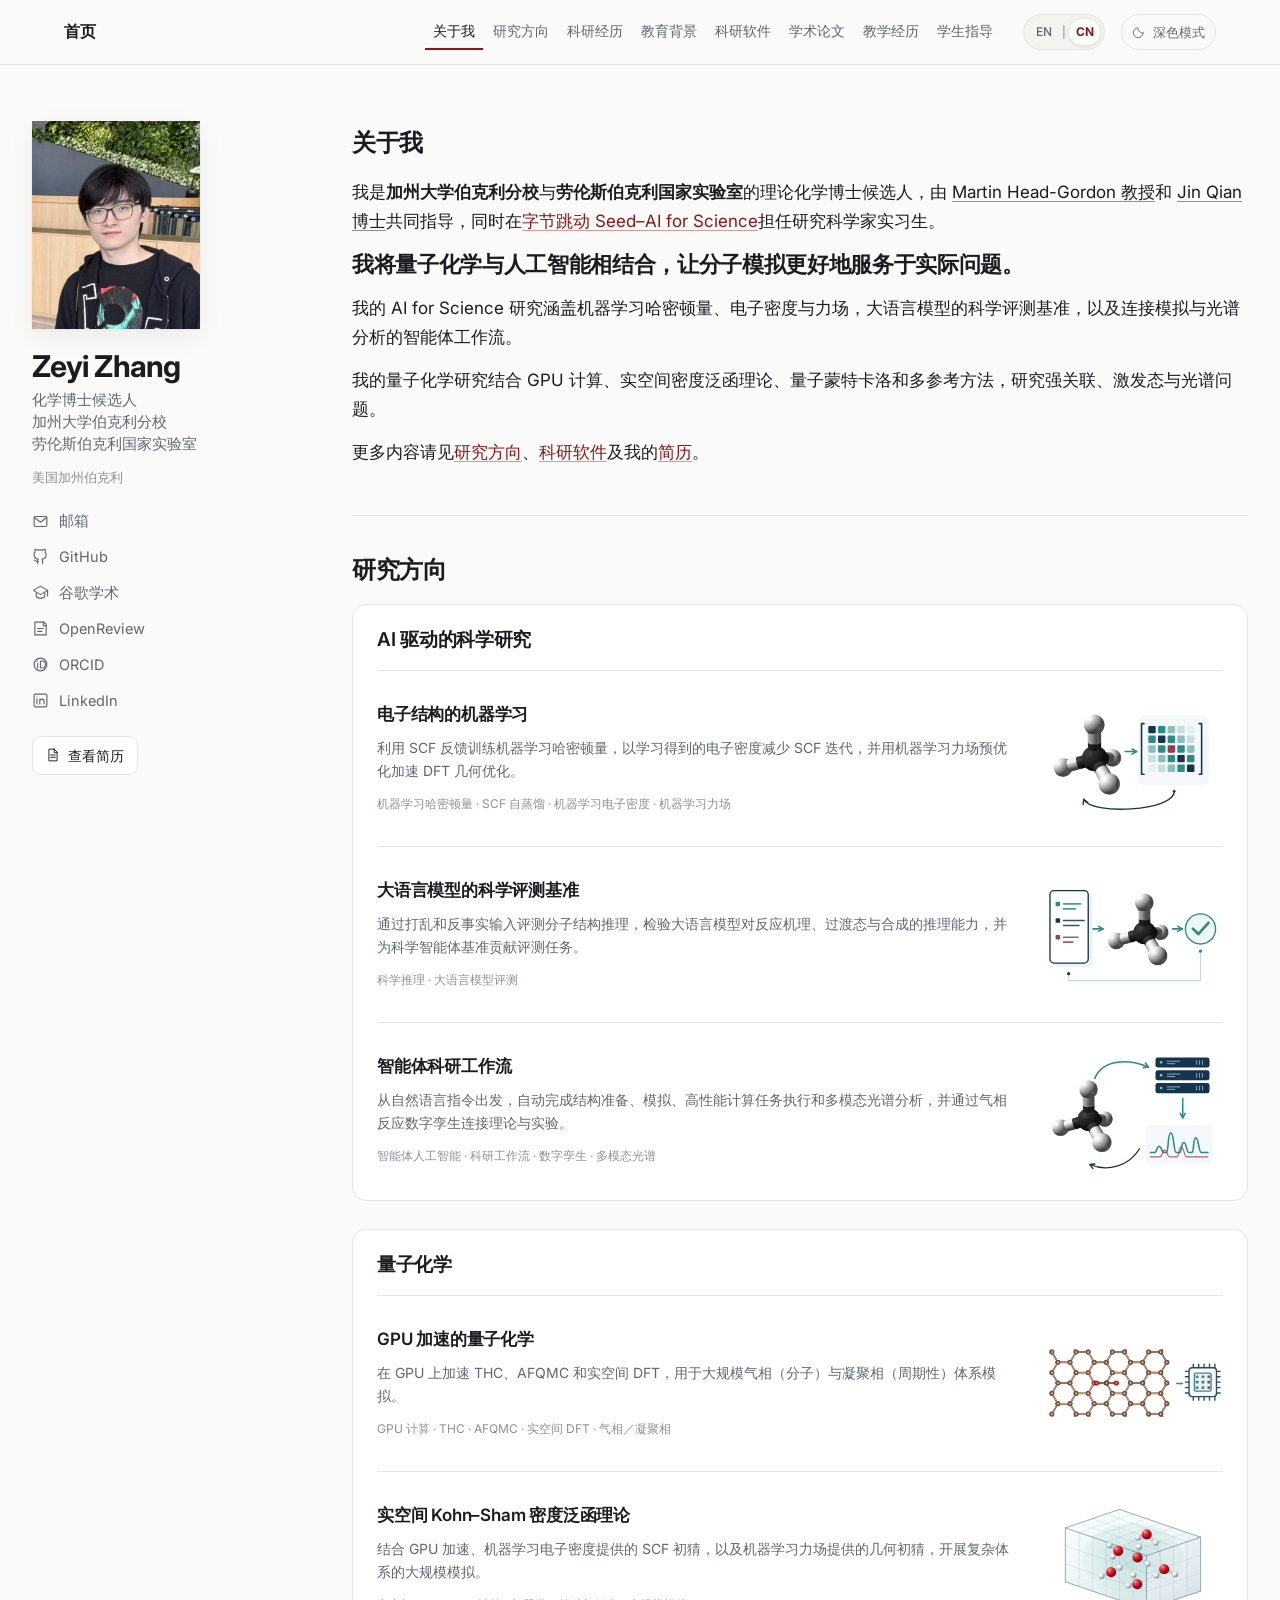
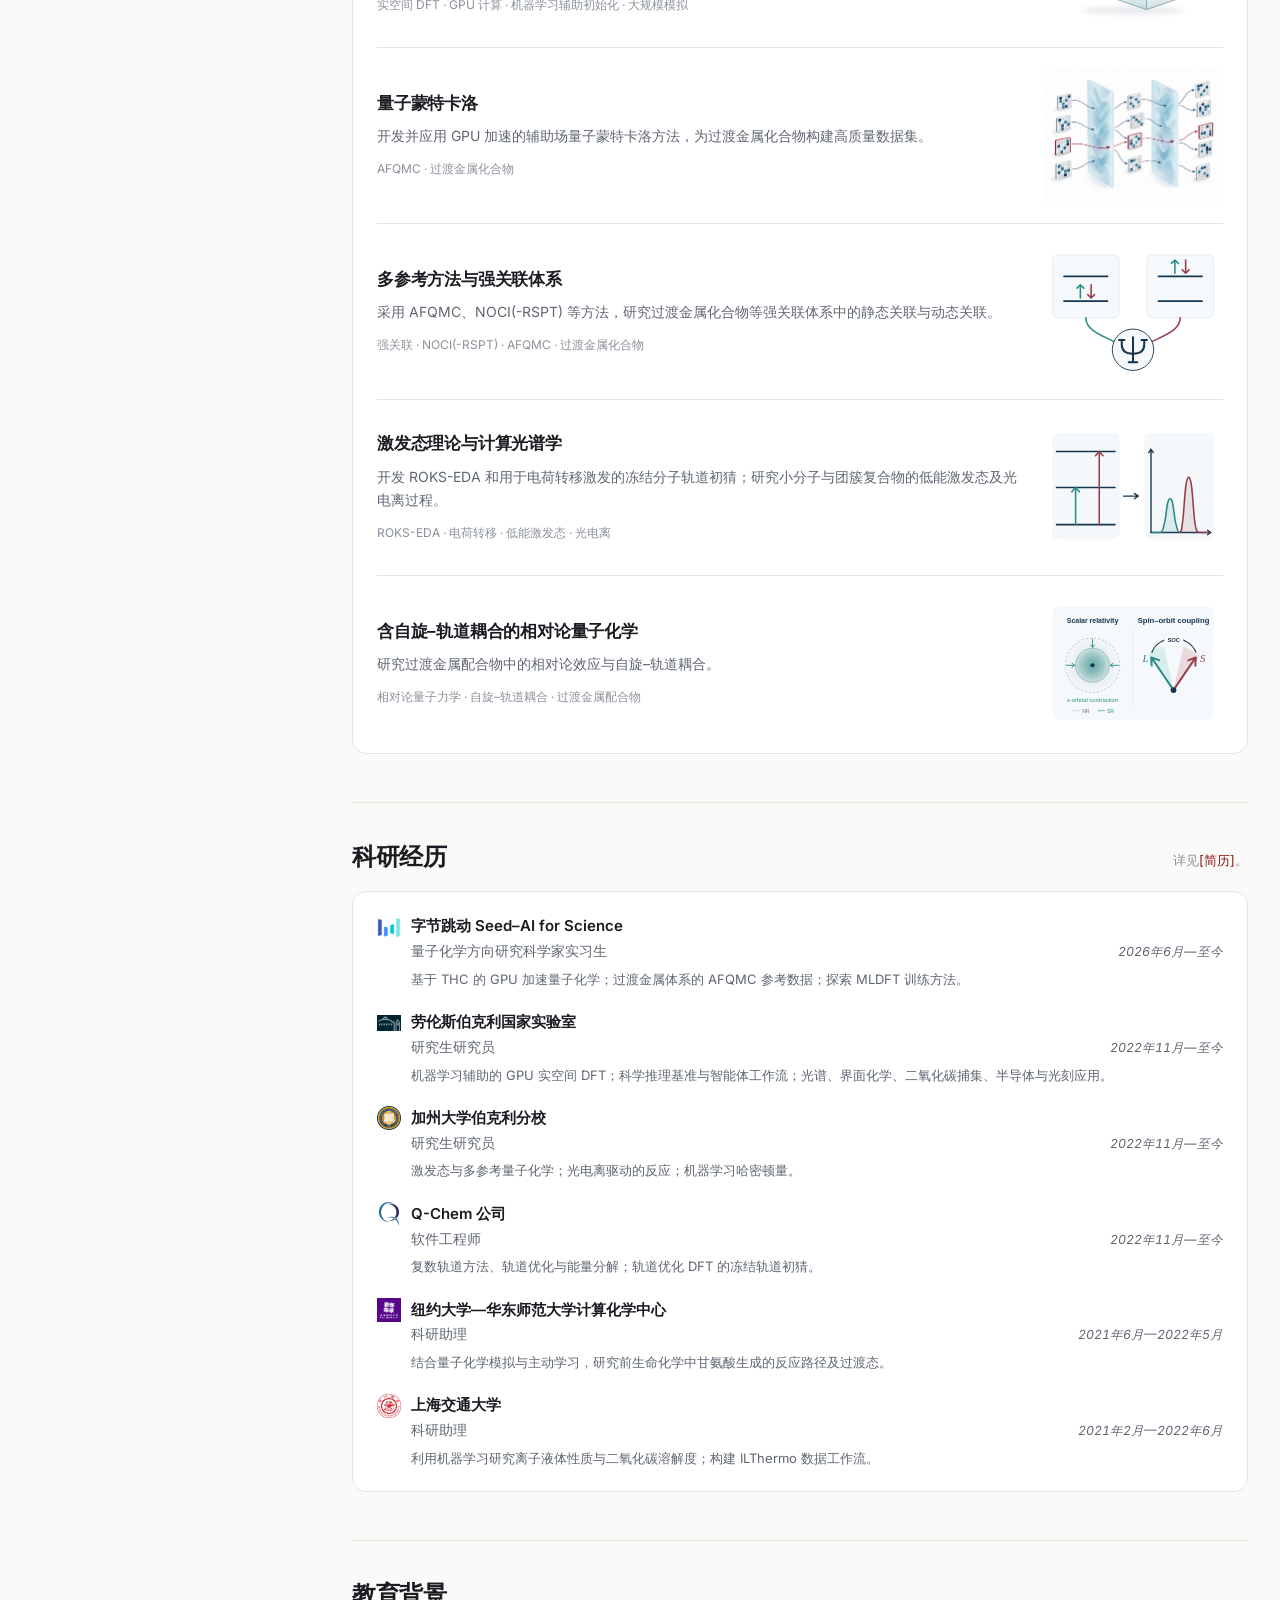
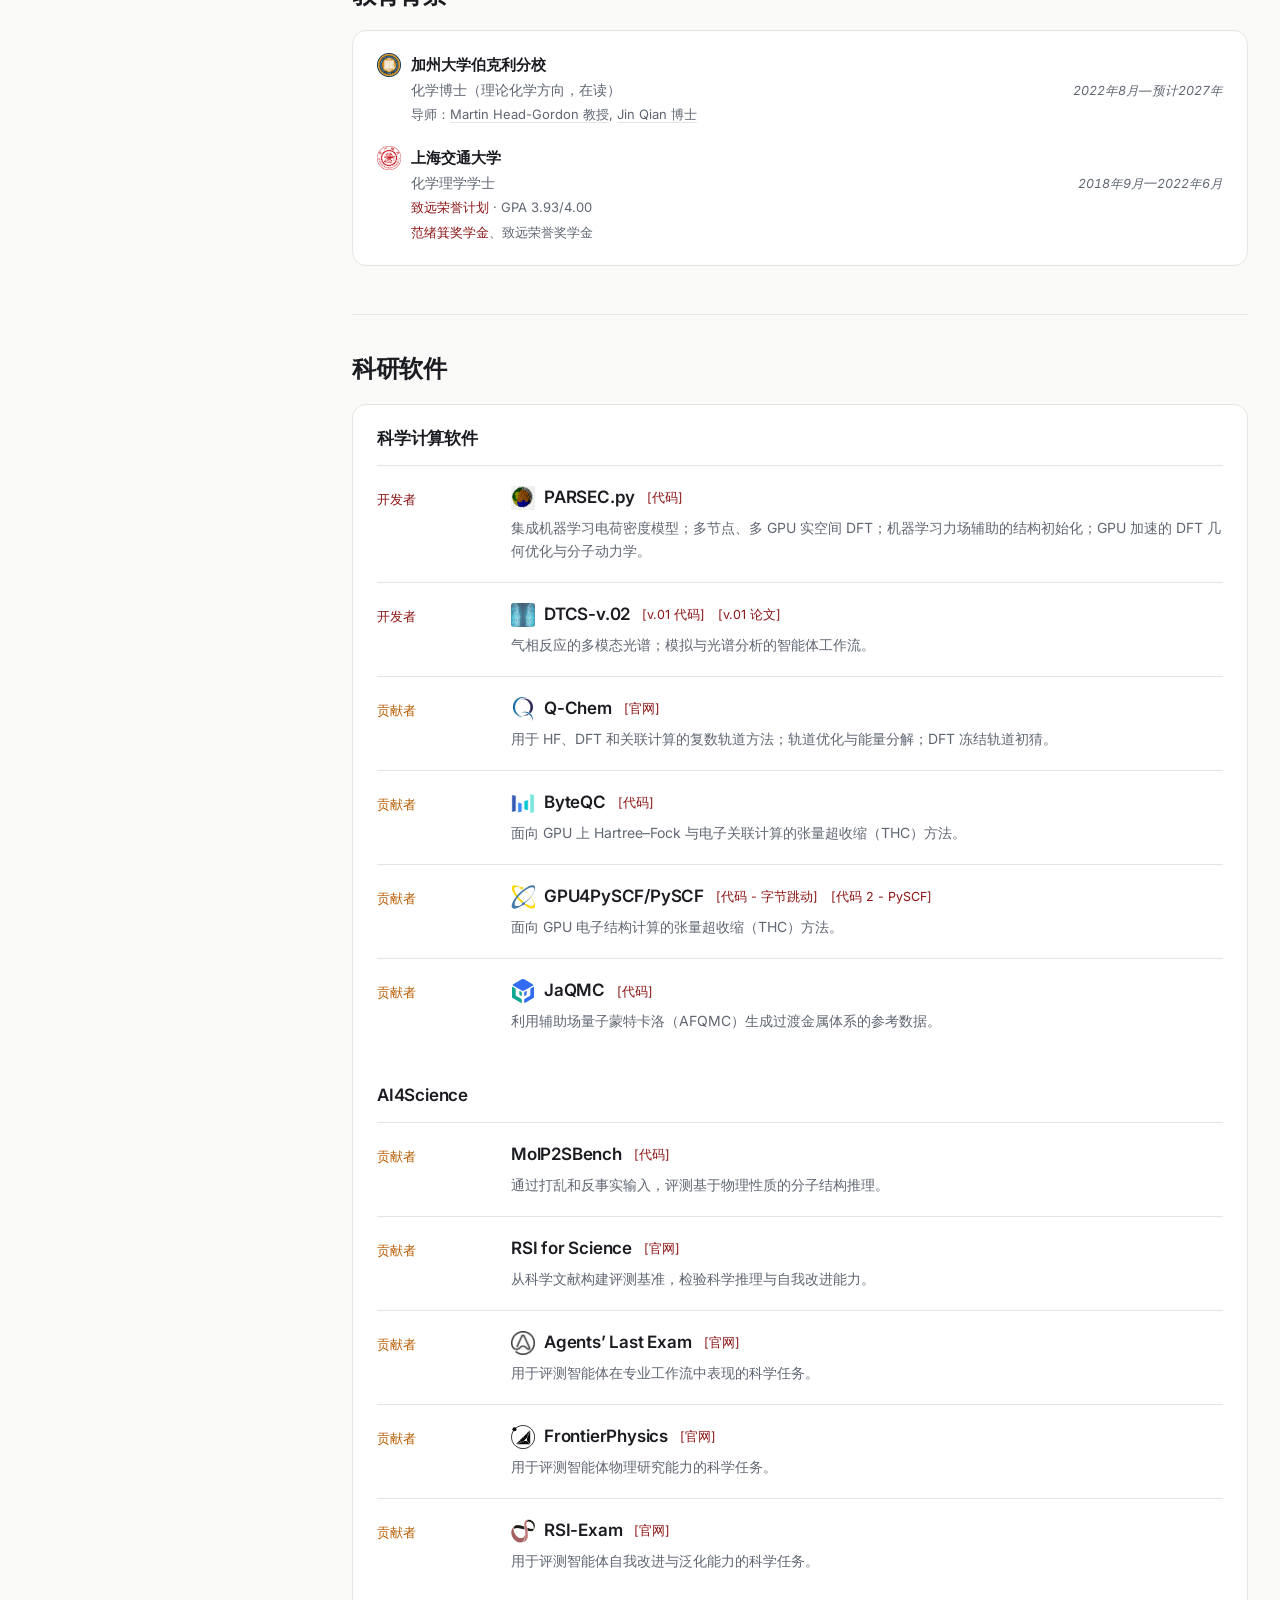
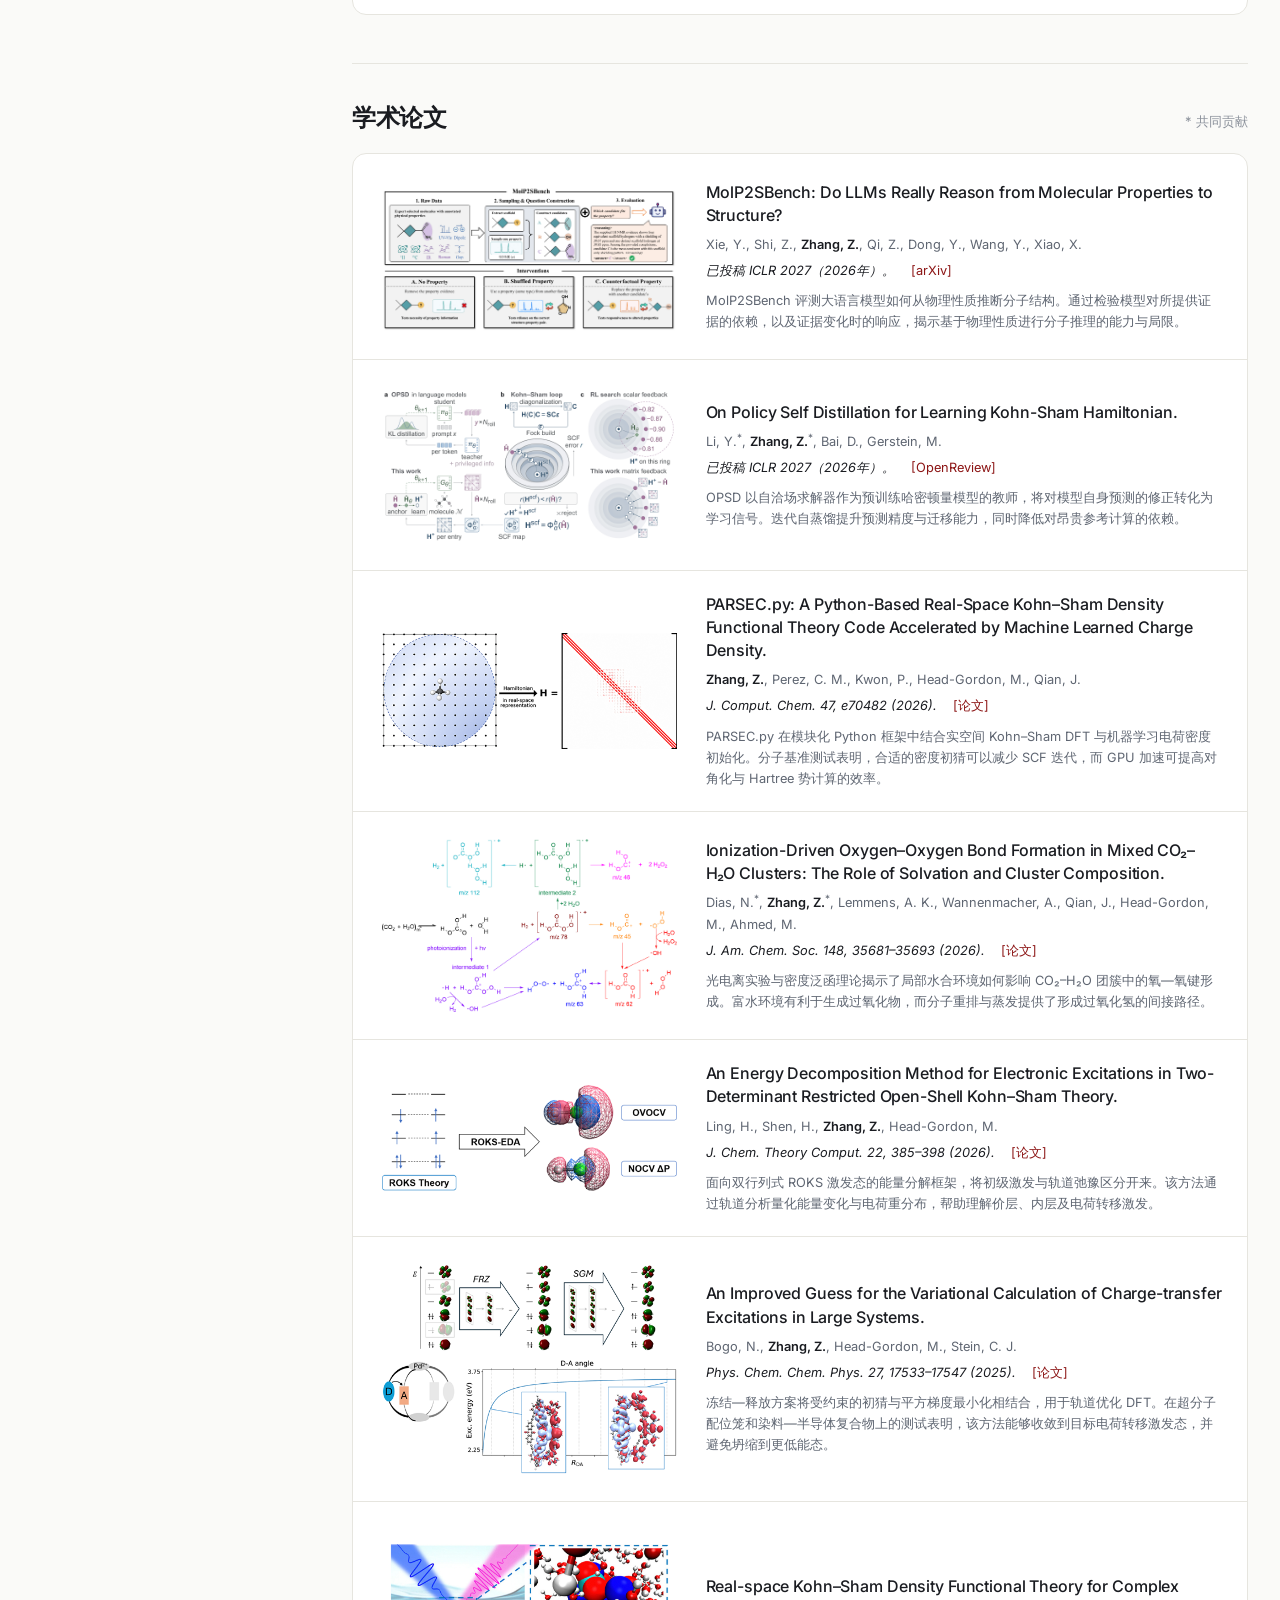
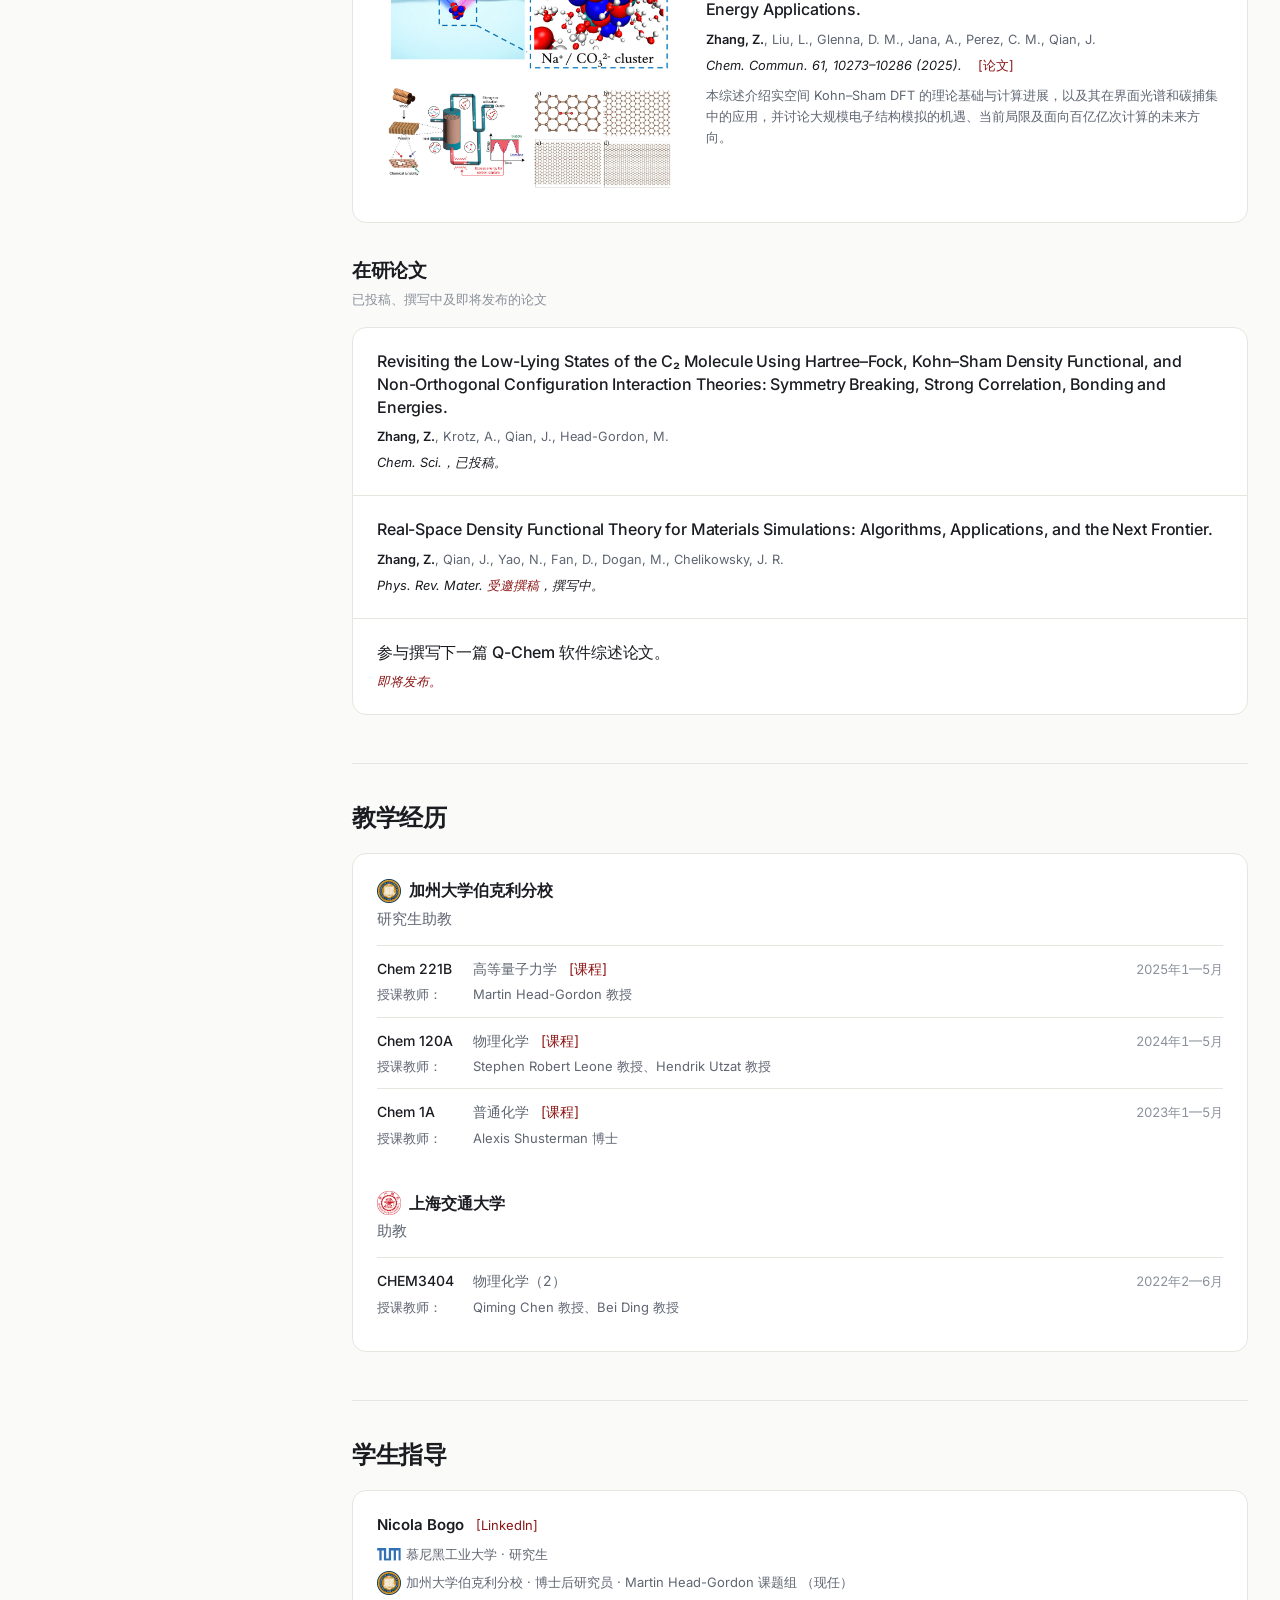
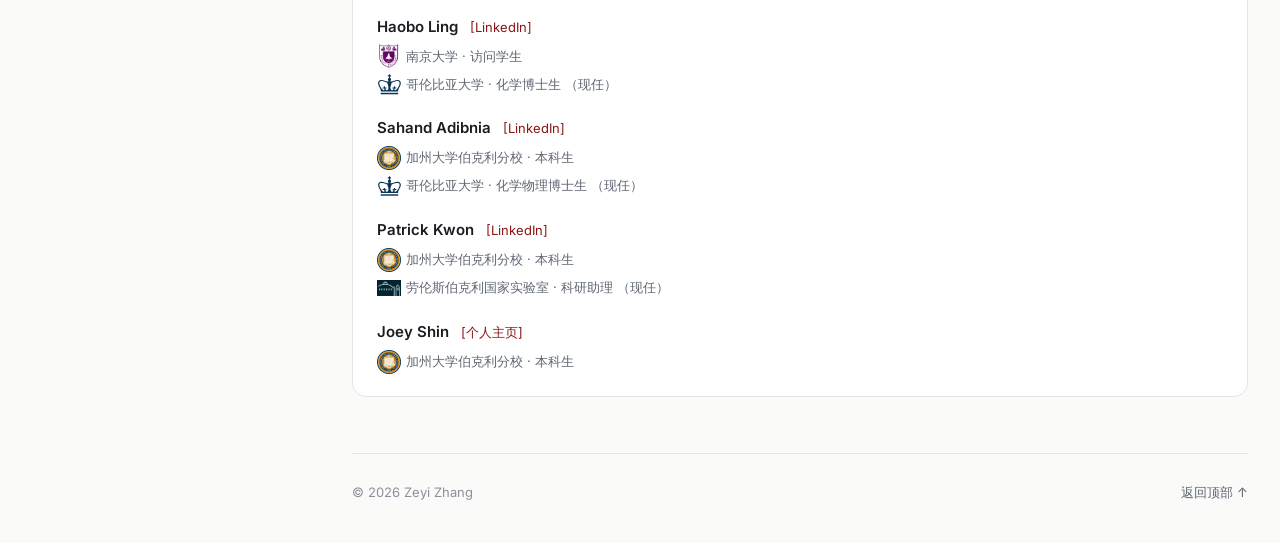
<file: docs/zh/index.html>
<!doctype html><html lang="zh-CN" data-theme="light"><head>
<meta charset="utf-8"><meta name="viewport" content="width=device-width, initial-scale=1">
<title>zeyizhang-berkeley | Zeyi Zhang</title>
<meta name="description" content="Zeyi Zhang 是加州大学伯克利分校化学博士候选人，致力于电子结构方法、GPU 模拟软件，以及面向分子和材料研究的人工智能工具。">
<meta name="theme-color" content="#fafaf8"><meta name="color-scheme" content="light dark">
<meta property="og:title" content="zeyizhang-berkeley | Zeyi Zhang"><meta property="og:type" content="website">
<meta property="og:site_name" content="zeyizhang-berkeley"><meta property="og:url" content="https://zeyizhang-berkeley.github.io/homepage/zh/">
<link rel="canonical" href="https://zeyizhang-berkeley.github.io/homepage/zh/">
<link rel="alternate" hreflang="en" href="https://zeyizhang-berkeley.github.io/homepage/">
<link rel="alternate" hreflang="zh-CN" href="https://zeyizhang-berkeley.github.io/homepage/zh/">
<link rel="alternate" hreflang="x-default" href="https://zeyizhang-berkeley.github.io/homepage/">
<link rel="icon" href="../assets/favicon.svg" type="image/svg+xml">
<link rel="preconnect" href="https://fonts.googleapis.com"><link rel="preconnect" href="https://fonts.gstatic.com" crossorigin>
<link href="https://fonts.googleapis.com/css2?family=Inter:wght@400;500;600;700&amp;display=swap" rel="stylesheet">
<script>try{const t=localStorage.getItem('zeyi-theme');document.documentElement.dataset.theme=t==='dark'?'dark':'light';}catch(e){}</script>
<link rel="stylesheet" href="../assets/style.css?v=fecaee7f5227"><script src="../assets/site.js?v=f6a304ff4fd2" defer></script>
</head><body><a class="skip-link" href="#main">跳转到正文</a><header class="topbar"><div class="topbar__inner"><a href="#about" class="topbar__name">首页</a><nav class="toc" aria-label="章节导航"><ol class="toc__list"><li><a href="#about" class="is-active">关于我</a></li><li><a href="#research">研究方向</a></li><li><a href="#experience">科研经历</a></li><li><a href="#education">教育背景</a></li><li><a href="#software">科研软件</a></li><li><a href="#publications">学术论文</a></li><li><a href="#teaching">教学经历</a></li><li><a href="#mentorship">学生指导</a></li></ol></nav><nav class="language-switch" data-language="zh" aria-label="语言"><a class="language-switch__option" href="../" data-language-target="../" data-language-option="en" hreflang="en" lang="en" aria-label="Switch to English">EN</a><span class="language-switch__divider" aria-hidden="true">|</span><a class="language-switch__option" href="./" data-language-target="./" data-language-option="zh" hreflang="zh-CN" lang="zh-CN" aria-label="中文（当前语言）" aria-current="page">CN</a></nav><button class="theme-toggle" type="button" aria-pressed="false" aria-label="切换为深色模式" hidden><svg viewbox="0 0 24 24" fill="none" stroke="currentColor" stroke-width="1.6" stroke-linecap="round" stroke-linejoin="round" aria-hidden="true"><path d="M20.5 13a8.7 8.7 0 0 1-9.5-9.5A9 9 0 1 0 20.5 13Z"/></svg><span>深色模式</span></button></div></header><div class="shell"><aside class="side" aria-label="个人资料与联系方式">
<div class="profile"><img class="profile__avatar" src="../assets/portrait.jpg?v=42b3bbb7af89" alt="Zeyi Zhang" width="934" height="1156" fetchpriority="high" decoding="async"><div class="profile__identity"><h1 class="profile__name">Zeyi Zhang</h1><p class="profile__tagline">化学博士候选人<br>加州大学伯克利分校<br>劳伦斯伯克利国家实验室</p></div></div>
<p class="profile__location">美国加州伯克利</p><ul class="links" aria-label="联系方式与学术主页"><li><a href="mailto:zhentan007@berkeley.edu"><svg viewbox="0 0 24 24" fill="none" stroke="currentColor" stroke-width="1.6" stroke-linecap="round" stroke-linejoin="round" aria-hidden="true"><rect x="3" y="5" width="18" height="14" rx="2"/><path d="m3 6 9 7 9-7"/></svg>邮箱</a></li><li><a href="https://github.com/zeyizhang-berkeley" target="_blank" rel="noopener noreferrer"><svg viewbox="0 0 24 24" fill="none" stroke="currentColor" stroke-width="1.6" stroke-linecap="round" stroke-linejoin="round" aria-hidden="true"><path d="M9 19c-4 1-4-2-6-2m12 5v-4c0-1-.3-2-1-2.5 3-.3 6-1.5 6-6.5 0-1.5-.5-2.5-1.5-3.5.5-1 .5-2.5 0-3.5-2-.5-3.5 1-4 1-2-.5-4-.5-6 0-.5 0-2-1.5-4-1-.5 1-.5 2.5 0 3.5C3.5 6.5 3 7.5 3 9c0 5 3 6.2 6 6.5-.7.5-1 1.5-1 2.5v4"/></svg>GitHub</a></li><li><a href="https://scholar.google.com/citations?user=-k2Zl3sAAAAJ" target="_blank" rel="noopener noreferrer"><svg viewbox="0 0 24 24" fill="none" stroke="currentColor" stroke-width="1.6" stroke-linecap="round" stroke-linejoin="round" aria-hidden="true"><path d="m2 9 10-6 10 6-10 6-10-6Z"/><path d="M6 12v6c4 3 8 3 12 0v-6M22 9v8"/></svg>谷歌学术</a></li><li><a href="https://openreview.net/profile?id=~Zeyi_Zhang3" target="_blank" rel="noopener noreferrer"><svg viewbox="0 0 24 24" fill="none" stroke="currentColor" stroke-width="1.6" stroke-linecap="round" stroke-linejoin="round" aria-hidden="true"><path d="M4 3h13l3 3v15H4V3Z"/><path d="M16 3v5h4M8 12h8M8 16h6"/></svg>OpenReview</a></li><li><a href="https://orcid.org/0009-0006-7067-1469" target="_blank" rel="noopener noreferrer"><svg viewbox="0 0 24 24" fill="none" stroke="currentColor" stroke-width="1.6" stroke-linecap="round" stroke-linejoin="round" aria-hidden="true"><circle cx="12" cy="12" r="9"/><path d="M8 10v7m0-10v.1M12 7h2a5 5 0 0 1 0 10h-2V7Z"/></svg>ORCID</a></li><li><a href="https://www.linkedin.com/in/zeyi-zhang-a92929247/" target="_blank" rel="noopener noreferrer"><svg viewbox="0 0 24 24" fill="none" stroke="currentColor" stroke-width="1.6" stroke-linecap="round" stroke-linejoin="round" aria-hidden="true"><rect x="3" y="3" width="18" height="18" rx="2"/><path d="M7 10v7m0-10v.1M11 17v-7m0 3a3 3 0 0 1 6 0v4"/></svg>LinkedIn</a></li></ul><a href="../assets/Zeyi_Zhang_CV_zh.pdf" class="cv-link" target="_blank" rel="noopener noreferrer"><svg viewbox="0 0 24 24" fill="none" stroke="currentColor" stroke-width="1.6" stroke-linecap="round" stroke-linejoin="round" aria-hidden="true"><path d="M14 2H5v20h14V7l-5-5Z"/><path d="M14 2v6h5M8 12h8M8 16h8"/></svg>查看简历</a></aside><main class="main" id="main"><section class="section intro" id="about" aria-labelledby="about-title"><div class="section__head"><h2 id="about-title">关于我</h2></div><p>我是<strong>加州大学伯克利分校</strong>与<strong>劳伦斯伯克利国家实验室</strong>的理论化学博士候选人，由 <a class="person" href="https://mhggroupberkeley.com/members/" target="_blank" rel="noopener noreferrer">Martin Head-Gordon 教授</a>和 <a class="person" href="https://qiangrouppage.lbl.gov/people" target="_blank" rel="noopener noreferrer">Jin Qian 博士</a>共同指导，同时在<a href="https://seed.bytedance.com/en/" target="_blank" rel="noopener noreferrer">字节跳动 Seed–AI for Science</a>担任研究科学家实习生。</p><p class="intro__lead">我将量子化学与人工智能相结合，让分子模拟更好地服务于实际问题。</p><p>我的 AI for Science 研究涵盖机器学习哈密顿量、电子密度与力场，大语言模型的科学评测基准，以及连接模拟与光谱分析的智能体工作流。</p><p>我的量子化学研究结合 GPU 计算、实空间密度泛函理论、量子蒙特卡洛和多参考方法，研究强关联、激发态与光谱问题。</p><p>更多内容请见<a href="#research">研究方向</a>、<a href="#software">科研软件</a>及我的<a href="../assets/Zeyi_Zhang_CV_zh.pdf" target="_blank" rel="noopener noreferrer">简历</a>。</p></section><section class="section " id="research" aria-labelledby="research-title"><div class="section__head"><h2 id="research-title">研究方向</h2></div><div class="research-group section-panel" aria-labelledby="ai-for-science-title"><h3 id="ai-for-science-title">AI 驱动的科学研究</h3><div class="projects"><article class="project project--with-figure" id="machine-learning"><figure class="project__figure"><img src="../assets/research/machine-learning-sourced.svg" alt="经来源核验的甲烷模型连接对称哈密顿矩阵与迭代反馈回路。" width="800" height="600" loading="lazy" decoding="async"></figure><div class="project__body"><h4>电子结构的机器学习</h4><p>利用 SCF 反馈训练机器学习哈密顿量，以学习得到的电子密度减少 SCF 迭代，并用机器学习力场预优化加速 DFT 几何优化。</p><p class="project__keywords">机器学习哈密顿量 · SCF 自蒸馏 · 机器学习电子密度 · 机器学习力场</p></div></article><article class="project project--with-figure" id="scientific-benchmarks"><figure class="project__figure"><img src="../assets/research/scientific-benchmarks-sourced.svg" alt="科学证据卡片、经来源核验的甲烷模型与评测清单共同表示分子推理基准。" width="800" height="600" loading="lazy" decoding="async"></figure><div class="project__body"><h4>大语言模型的科学评测基准</h4><p>通过打乱和反事实输入评测分子结构推理，检验大语言模型对反应机理、过渡态与合成的推理能力，并为科学智能体基准贡献评测任务。</p><p class="project__keywords">科学推理 · 大语言模型评测</p></div></article><article class="project project--with-figure" id="spectroscopy"><figure class="project__figure"><img src="../assets/research/spectroscopy-sourced.svg" alt="经来源核验的甲烷模型、计算资源与示意光谱组成自动化科研工作流。" width="800" height="600" loading="lazy" decoding="async"></figure><div class="project__body"><h4>智能体科研工作流</h4><p>从自然语言指令出发，自动完成结构准备、模拟、高性能计算任务执行和多模态光谱分析，并通过气相反应数字孪生连接理论与实验。</p><p class="project__keywords">智能体人工智能 · 科研工作流 · 数字孪生 · 多模态光谱</p></div></article></div></div><div class="research-group section-panel" aria-labelledby="quantum-chemistry-title"><h3 id="quantum-chemistry-title">量子化学</h3><div class="projects"><article class="project project--with-figure" id="quantum-simulation"><figure class="project__figure"><img src="../assets/research/quantum-simulation-unlabeled-v2.svg" alt="已发表的石墨烯表面二氧化碳模型与 GPU 示意图，原面板编号已移除。" width="800" height="600" loading="lazy" decoding="async"></figure><div class="project__body"><h4>GPU 加速的量子化学</h4><p>在 GPU 上加速 THC、AFQMC 和实空间 DFT，用于大规模气相（分子）与凝聚相（周期性）体系模拟。</p><p class="project__keywords">GPU 计算 · THC · AFQMC · 实空间 DFT · 气相／凝聚相</p></div></article><article class="project project--with-figure" id="real-space-dft"><figure class="project__figure"><img src="../assets/research/real-space-dft-water-cluster-v6.svg" alt="宽矩形实空间网格中的六水分子团簇，白色小球表示氢原子，虚线表示分子间氢键。" width="800" height="600" loading="lazy" decoding="async"></figure><div class="project__body"><h4>实空间 Kohn–Sham 密度泛函理论</h4><p>结合 GPU 加速、机器学习电子密度提供的 SCF 初猜，以及机器学习力场提供的几何初猜，开展复杂体系的大规模模拟。</p><p class="project__keywords">实空间 DFT · GPU 计算 · 机器学习辅助初始化 · 大规模模拟</p></div></article><article class="project project--with-figure" id="quantum-monte-carlo-research"><figure class="project__figure"><img src="../assets/research/quantum-monte-carlo-research-v1.png" alt="量子蒙特卡洛概念图：电子态采样行者在抽样辅助场中传播。" width="1448" height="1086" loading="lazy" decoding="async"></figure><div class="project__body"><h4>量子蒙特卡洛</h4><p>开发并应用 GPU 加速的辅助场量子蒙特卡洛方法，为过渡金属化合物构建高质量数据集。</p><p class="project__keywords">AFQMC · 过渡金属化合物</p></div></article><article class="project project--with-figure" id="strong-correlation"><figure class="project__figure"><img src="../assets/research/strong-correlation-schematic.svg" alt="两个具有相反自旋电子对的电子构型共同组成多构型波函数。" width="800" height="600" loading="lazy" decoding="async"></figure><div class="project__body"><h4>多参考方法与强关联体系</h4><p>采用 AFQMC、NOCI(-RSPT) 等方法，研究过渡金属化合物等强关联体系中的静态关联与动态关联。</p><p class="project__keywords">强关联 · NOCI(-RSPT) · AFQMC · 过渡金属化合物</p></div></article><article class="project project--with-figure" id="excited-states"><figure class="project__figure"><img src="../assets/research/excited-states-original-v2.svg" alt="从基态出发的两种电子跃迁对应两个示意吸收峰，光子能量向右递增。" width="800" height="600" loading="lazy" decoding="async"></figure><div class="project__body"><h4>激发态理论与计算光谱学</h4><p>开发 ROKS-EDA 和用于电荷转移激发的冻结分子轨道初猜；研究小分子与团簇复合物的低能激发态及光电离过程。</p><p class="project__keywords">ROKS-EDA · 电荷转移 · 低能激发态 · 光电离</p></div></article><article class="project project--with-figure" id="relativistic-quantum-chemistry"><figure class="project__figure"><img src="../assets/research/relativistic-effects-soc.svg" alt="相对论效应的两种示意：相对非相对论参考的 s 轨道收缩，以及轨道角动量 L 与自旋 S 的耦合。" width="800" height="600" loading="lazy" decoding="async"></figure><div class="project__body"><h4>含自旋–轨道耦合的相对论量子化学</h4><p>研究过渡金属配合物中的相对论效应与自旋–轨道耦合。</p><p class="project__keywords">相对论量子力学 · 自旋–轨道耦合 · 过渡金属配合物</p></div></article></div></div></section><section class="section " id="experience" aria-labelledby="experience-title"><div class="section__head"><h2 id="experience-title">科研经历</h2><p class="section__note">详见<a href="../assets/Zeyi_Zhang_CV_zh.pdf" target="_blank" rel="noopener noreferrer">[简历]</a>。</p></div><div class="section-panel"><ol class="affiliations"><li class="affiliation" id="bytedance"><div class="affiliation__logo"><img src="../assets/institutions/bytedance.png" alt="" width="24" height="24" loading="lazy" decoding="async"></div><div class="affiliation__body"><h3><a href="https://seed.bytedance.com/en/" target="_blank" rel="noopener noreferrer">字节跳动 Seed–AI for Science</a></h3><div class="affiliation__role-date"><p class="exp__role">量子化学方向研究科学家实习生</p><p class="exp__date">2026年6月—至今</p></div><p class="exp__summary">基于 THC 的 GPU 加速量子化学；过渡金属体系的 AFQMC 参考数据；探索 MLDFT 训练方法。</p></div></li><li class="affiliation" id="lbnl"><div class="affiliation__logo"><img src="../assets/institutions/berkeley-lab.png" alt="" width="24" height="24" loading="lazy" decoding="async"></div><div class="affiliation__body"><h3>劳伦斯伯克利国家实验室</h3><div class="affiliation__role-date"><p class="exp__role">研究生研究员</p><p class="exp__date">2022年11月—至今</p></div><p class="exp__summary">机器学习辅助的 GPU 实空间 DFT；科学推理基准与智能体工作流；光谱、界面化学、二氧化碳捕集、半导体与光刻应用。</p></div></li><li class="affiliation" id="berkeley"><div class="affiliation__logo"><img src="../assets/institutions/berkeley.png" alt="" width="24" height="24" loading="lazy" decoding="async"></div><div class="affiliation__body"><h3>加州大学伯克利分校</h3><div class="affiliation__role-date"><p class="exp__role">研究生研究员</p><p class="exp__date">2022年11月—至今</p></div><p class="exp__summary">激发态与多参考量子化学；光电离驱动的反应；机器学习哈密顿量。</p></div></li><li class="affiliation" id="qchem"><div class="affiliation__logo"><img src="../assets/institutions/qchem.png" alt="" width="24" height="24" loading="lazy" decoding="async"></div><div class="affiliation__body"><h3><a href="https://www.q-chem.com/" target="_blank" rel="noopener noreferrer">Q-Chem 公司</a></h3><div class="affiliation__role-date"><p class="exp__role">软件工程师</p><p class="exp__date">2022年11月—至今</p></div><p class="exp__summary">复数轨道方法、轨道优化与能量分解；轨道优化 DFT 的冻结轨道初猜。</p></div></li><li class="affiliation" id="nyu-ecnu"><div class="affiliation__logo"><img src="../assets/institutions/nyu-shanghai.png" alt="" width="24" height="24" loading="lazy" decoding="async"></div><div class="affiliation__body"><h3><a href="https://research.shanghai.nyu.edu/chemistry" target="_blank" rel="noopener noreferrer">纽约大学—华东师范大学计算化学中心</a></h3><div class="affiliation__role-date"><p class="exp__role">科研助理</p><p class="exp__date">2021年6月—2022年5月</p></div><p class="exp__summary">结合量子化学模拟与主动学习，研究前生命化学中甘氨酸生成的反应路径及过渡态。</p></div></li><li class="affiliation" id="sjtu"><div class="affiliation__logo"><img src="../assets/institutions/sjtu.png" alt="" width="24" height="24" loading="lazy" decoding="async"></div><div class="affiliation__body"><h3>上海交通大学</h3><div class="affiliation__role-date"><p class="exp__role">科研助理</p><p class="exp__date">2021年2月—2022年6月</p></div><p class="exp__summary">利用机器学习研究离子液体性质与二氧化碳溶解度；构建 ILThermo 数据工作流。</p></div></li></ol></div></section><section class="section " id="education" aria-labelledby="education-title"><div class="section__head"><h2 id="education-title">教育背景</h2></div><div class="section-panel"><ol class="affiliations"><li class="affiliation"><div class="affiliation__logo"><img src="../assets/institutions/berkeley.png" alt="" width="24" height="24" loading="lazy" decoding="async"></div><div class="affiliation__body"><h3>加州大学伯克利分校</h3><div class="affiliation__role-date"><p class="exp__role">化学博士（理论化学方向，在读）</p><p class="exp__date">2022年8月—预计2027年</p></div><p class="exp__meta">导师：<a href="https://mhggroupberkeley.com/members/" class="person" target="_blank" rel="noopener noreferrer">Martin Head-Gordon 教授</a>, <a href="https://qiangrouppage.lbl.gov/people" class="person" target="_blank" rel="noopener noreferrer">Jin Qian 博士</a></p></div></li><li class="affiliation"><div class="affiliation__logo"><img src="../assets/institutions/sjtu.png" alt="" width="24" height="24" loading="lazy" decoding="async"></div><div class="affiliation__body"><h3>上海交通大学</h3><div class="affiliation__role-date"><p class="exp__role">化学理学学士</p><p class="exp__date">2018年9月—2022年6月</p></div><p class="exp__meta"><a href="https://en.zhiyuan.sjtu.edu.cn/" target="_blank" rel="noopener noreferrer">致远荣誉计划</a> · GPA 3.93/4.00</p><p class="exp__meta"><a href="http://fanhsuchischolars.org.cn/" target="_blank" rel="noopener noreferrer">范绪箕奖学金</a>、致远荣誉奖学金</p></div></li></ol></div></section><section class="section " id="software" aria-labelledby="software-title"><div class="section__head"><h2 id="software-title">科研软件</h2></div><div class="section-panel"><div class="software-group" id="scientific-packages"><h3>科学计算软件</h3><ol class="software-list"><li class="software__item" id="parsec-software"><p class="software__role software__role--developer">开发者</p><div class="software__body"><h4><span class="software__name"><span class="brand-logo brand-logo--parsec" aria-hidden="true"><img src="../assets/logos/parsec.png" alt="" loading="lazy" decoding="async"></span>PARSEC.py</span> <span class="software__resources"><a href="https://github.com/QianGroupPage/PARSEC.py" target="_blank" rel="noopener noreferrer">[代码]</a></span></h4><p class="software__description">集成机器学习电荷密度模型；多节点、多 GPU 实空间 DFT；机器学习力场辅助的结构初始化；GPU 加速的 DFT 几何优化与分子动力学。</p></div></li><li class="software__item" id="digital-twin"><p class="software__role software__role--developer">开发者</p><div class="software__body"><h4><span class="software__name"><span class="brand-logo brand-logo--dtcs" aria-hidden="true"><img src="../assets/logos/dtcs.png" alt="" loading="lazy" decoding="async"></span>DTCS-v.02</span> <span class="software__resources"><a href="https://github.com/QianGroupPage/DTCS-v.01" target="_blank" rel="noopener noreferrer">[v.01 代码]</a> <a href="https://www.nature.com/articles/s43588-025-00857-y" target="_blank" rel="noopener noreferrer">[v.01 论文]</a></span></h4><p class="software__description">气相反应的多模态光谱；模拟与光谱分析的智能体工作流。</p></div></li><li class="software__item" id="qchem-software"><p class="software__role software__role--contributor">贡献者</p><div class="software__body"><h4><span class="software__name"><span class="brand-logo" aria-hidden="true"><img src="../assets/institutions/qchem.png" alt="" loading="lazy" decoding="async"></span>Q-Chem</span> <span class="software__resources"><a href="https://www.q-chem.com/" target="_blank" rel="noopener noreferrer">[官网]</a></span></h4><p class="software__description">用于 HF、DFT 和关联计算的复数轨道方法；轨道优化与能量分解；DFT 冻结轨道初猜。</p></div></li><li class="software__item" id="gpu-quantum-chemistry"><p class="software__role software__role--contributor">贡献者</p><div class="software__body"><h4><span class="software__name"><span class="brand-logo" aria-hidden="true"><img src="../assets/institutions/bytedance.png" alt="" loading="lazy" decoding="async"></span>ByteQC</span> <span class="software__resources"><a href="https://github.com/bytedance/byteqc" target="_blank" rel="noopener noreferrer">[代码]</a></span></h4><p class="software__description">面向 GPU 上 Hartree–Fock 与电子关联计算的张量超收缩（THC）方法。</p></div></li><li class="software__item" id="gpu4pyscf-software"><p class="software__role software__role--contributor">贡献者</p><div class="software__body"><h4><span class="software__name"><span class="brand-logo brand-logo--pyscf" aria-hidden="true"><img src="../assets/logos/pyscf.svg" alt="" loading="lazy" decoding="async"></span>GPU4PySCF/PySCF</span> <span class="software__resources"><a href="https://github.com/bytedance/gpu4pyscf" target="_blank" rel="noopener noreferrer">[代码 - 字节跳动]</a> <a href="https://github.com/pyscf/gpu4pyscf" target="_blank" rel="noopener noreferrer">[代码 2 - PySCF]</a></span></h4><p class="software__description">面向 GPU 电子结构计算的张量超收缩（THC）方法。</p></div></li><li class="software__item" id="quantum-monte-carlo"><p class="software__role software__role--contributor">贡献者</p><div class="software__body"><h4><span class="software__name"><span class="brand-logo" aria-hidden="true"><img src="../assets/logos/jaqmc.svg" alt="" loading="lazy" decoding="async"></span>JaQMC</span> <span class="software__resources"><a href="https://github.com/bytedance/jaqmc" target="_blank" rel="noopener noreferrer">[代码]</a></span></h4><p class="software__description">利用辅助场量子蒙特卡洛（AFQMC）生成过渡金属体系的参考数据。</p></div></li></ol></div><div class="software-group" id="rsi-science"><h3>AI4Science</h3><ol class="software-list"><li class="software__item" id="molp2sbench-software"><p class="software__role software__role--contributor">贡献者</p><div class="software__body"><h4><span class="software__name">MolP2SBench</span> <span class="software__resources"><a href="https://github.com/DUAL-Xiao/MolP2SBench" target="_blank" rel="noopener noreferrer">[代码]</a></span></h4><p class="software__description">通过打乱和反事实输入，评测基于物理性质的分子结构推理。</p></div></li><li class="software__item" id="rsi-for-science-software"><p class="software__role software__role--contributor">贡献者</p><div class="software__body"><h4><span class="software__name">RSI for Science</span> <span class="software__resources"><a href="https://rsi4science.org/" target="_blank" rel="noopener noreferrer">[官网]</a></span></h4><p class="software__description">从科学文献构建评测基准，检验科学推理与自我改进能力。</p></div></li><li class="software__item" id="agents-last-exam-software"><p class="software__role software__role--contributor">贡献者</p><div class="software__body"><h4><span class="software__name"><span class="brand-logo" aria-hidden="true"><img src="../assets/logos/agents-last-exam-logo.png" alt="" loading="lazy" decoding="async"></span>Agents’ Last Exam</span> <span class="software__resources"><a href="https://agents-last-exam.org/" target="_blank" rel="noopener noreferrer">[官网]</a></span></h4><p class="software__description">用于评测智能体在专业工作流中表现的科学任务。</p></div></li><li class="software__item" id="frontierphysics-software"><p class="software__role software__role--contributor">贡献者</p><div class="software__body"><h4><span class="software__name"><span class="brand-logo" aria-hidden="true"><img src="../assets/logos/frontierphysics-icon.svg" alt="" loading="lazy" decoding="async"></span>FrontierPhysics</span> <span class="software__resources"><a href="https://www.benchflow.ai/frontierphysics" target="_blank" rel="noopener noreferrer">[官网]</a></span></h4><p class="software__description">用于评测智能体物理研究能力的科学任务。</p></div></li><li class="software__item" id="rsi-exam-software"><p class="software__role software__role--contributor">贡献者</p><div class="software__body"><h4><span class="software__name"><span class="brand-logo" aria-hidden="true"><img src="../assets/logos/rsi-exam-logo.png" alt="" loading="lazy" decoding="async"></span>RSI-Exam</span> <span class="software__resources"><a href="https://rsi-exam.ai/index.html" target="_blank" rel="noopener noreferrer">[官网]</a></span></h4><p class="software__description">用于评测智能体自我改进与泛化能力的科学任务。</p></div></li></ol></div></div></section><section class="section " id="publications" aria-labelledby="publications-title"><div class="section__head"><h2 id="publications-title">学术论文</h2><p class="section__note">* 共同贡献</p></div><div class="pubs"><article class="pub pub--with-figure" id="paper-1" aria-label="论文 1"><figure class="pub__figure"><button class="pub__figure-link" type="button" data-figure-src="../assets/papers/molp2s-figure1-vector.svg?v=fef65d4d7ade" aria-haspopup="dialog" aria-controls="figure-lightbox" title="放大图片" aria-label="放大论文配图：MolP2SBench: Do LLMs Really Reason from Molecular Properties to Structure?"><img src="../assets/papers/molp2s-figure1.png" alt="MolP2SBench 的分子结构推理流程及物理性质干预。" width="1244" height="638" loading="lazy" decoding="async"></button></figure><div class="pub__body"><h3>MolP2SBench: Do LLMs Really Reason from Molecular Properties to Structure?</h3><p class="pub__authors">Xie, Y., Shi, Z., <strong>Zhang, Z.</strong>, Qi, Z., Dong, Y., Wang, Y., Xiao, X.</p><p class="pub__citation">已投稿 ICLR 2027（2026年）。 <span class="pub__resources"><a href="https://arxiv.org/html/2610.12522v1" target="_blank" rel="noopener noreferrer">[arXiv]</a></span></p><p class="pub__summary">MolP2SBench 评测大语言模型如何从物理性质推断分子结构。通过检验模型对所提供证据的依赖，以及证据变化时的响应，揭示基于物理性质进行分子推理的能力与局限。</p></div></article><article class="pub pub--with-figure" id="paper-2" aria-label="论文 2"><figure class="pub__figure"><button class="pub__figure-link" type="button" data-figure-src="../assets/papers/opsd-figure1-vector.svg?v=9e684137e18c" aria-haspopup="dialog" aria-controls="figure-lightbox" title="放大图片" aria-label="放大论文配图：On Policy Self Distillation for Learning Kohn-Sham Hamiltonian."><img src="../assets/papers/opsd-figure1.png" alt="OPSD 利用密集的 SCF 修正学习哈密顿量。" width="1400" height="740" loading="lazy" decoding="async"></button></figure><div class="pub__body"><h3>On Policy Self Distillation for Learning Kohn-Sham Hamiltonian.</h3><p class="pub__authors">Li, Y.<sup>*</sup>, <strong>Zhang, Z.</strong><sup>*</sup>, Bai, D., Gerstein, M.</p><p class="pub__citation">已投稿 ICLR 2027（2026年）。 <span class="pub__resources"><a href="https://openreview.net/forum?id=l3ZCZaRFKC" target="_blank" rel="noopener noreferrer">[OpenReview]</a></span></p><p class="pub__summary">OPSD 以自洽场求解器作为预训练哈密顿量模型的教师，将对模型自身预测的修正转化为学习信号。迭代自蒸馏提升预测精度与迁移能力，同时降低对昂贵参考计算的依赖。</p></div></article><article class="pub pub--with-figure" id="paper-3" aria-label="论文 3"><figure class="pub__figure"><button class="pub__figure-link" type="button" data-figure-src="../assets/papers/realspace-graphical-abstract-highres.png?v=37460c89ecfc" aria-haspopup="dialog" aria-controls="figure-lightbox" title="放大图片" aria-label="放大论文配图：PARSEC.py: A Python-Based Real-Space Kohn–Sham Density Functional Theory Code Accelerated by Machine Learned Charge Density."><img src="../assets/papers/realspace-graphical-abstract.png" alt="分子的实空间网格表示与 Kohn–Sham 哈密顿量的稀疏结构，来自实空间 KS-DFT 综述的图文摘要。" width="520" height="204" loading="lazy" decoding="async"></button></figure><div class="pub__body"><h3>PARSEC.py: A Python-Based Real-Space Kohn–Sham Density Functional Theory Code Accelerated by Machine Learned Charge Density.</h3><p class="pub__authors"><strong>Zhang, Z.</strong>, Perez, C. M., Kwon, P., Head-Gordon, M., Qian, J.</p><p class="pub__citation">J. Comput. Chem. 47, e70482 (2026). <span class="pub__resources"><a href="https://doi.org/10.1002/jcc.70482" target="_blank" rel="noopener noreferrer">[论文]</a></span></p><p class="pub__summary">PARSEC.py 在模块化 Python 框架中结合实空间 Kohn–Sham DFT 与机器学习电荷密度初始化。分子基准测试表明，合适的密度初猜可以减少 SCF 迭代，而 GPU 加速可提高对角化与 Hartree 势计算的效率。</p></div></article><article class="pub pub--with-figure" id="paper-4" aria-label="论文 4"><figure class="pub__figure"><button class="pub__figure-link" type="button" data-figure-src="../assets/papers/photoionization-figure1.png" aria-haspopup="dialog" aria-controls="figure-lightbox" title="放大图片" aria-label="放大论文配图：Ionization-Driven Oxygen–Oxygen Bond Formation in Mixed CO₂–H₂O Clusters: The Role of Solvation and Cluster Composition."><img src="../assets/papers/photoionization-figure1.png" alt="混合二氧化碳—水团簇光电离后的反应路径与离子产物，包括氧—氧键形成和过氧化氢产物。" width="1500" height="883" loading="lazy" decoding="async"></button></figure><div class="pub__body"><h3>Ionization-Driven Oxygen–Oxygen Bond Formation in Mixed CO₂–H₂O Clusters: The Role of Solvation and Cluster Composition.</h3><p class="pub__authors">Dias, N.<sup>*</sup>, <strong>Zhang, Z.</strong><sup>*</sup>, Lemmens, A. K., Wannenmacher, A., Qian, J., Head-Gordon, M., Ahmed, M.</p><p class="pub__citation">J. Am. Chem. Soc. 148, 35681–35693 (2026). <span class="pub__resources"><a href="https://doi.org/10.1021/jacs.6c07627" target="_blank" rel="noopener noreferrer">[论文]</a></span></p><p class="pub__summary">光电离实验与密度泛函理论揭示了局部水合环境如何影响 CO₂–H₂O 团簇中的氧—氧键形成。富水环境有利于生成过氧化物，而分子重排与蒸发提供了形成过氧化氢的间接路径。</p></div></article><article class="pub pub--with-figure" id="paper-5" aria-label="论文 5"><figure class="pub__figure"><button class="pub__figure-link" type="button" data-figure-src="../assets/papers/rokseda-graphical-abstract-highres.png?v=bd4d834c9885" aria-haspopup="dialog" aria-controls="figure-lightbox" title="放大图片" aria-label="放大论文配图：An Energy Decomposition Method for Electronic Excitations in Two-Determinant Restricted Open-Shell Kohn–Sham Theory."><img src="../assets/papers/rokseda-graphical-abstract.png" alt="ROKS-EDA 将轨道占据图与 OVOCV 轨道及 NOCV 密度差可视化相联系。" width="520" height="187" loading="lazy" decoding="async"></button></figure><div class="pub__body"><h3>An Energy Decomposition Method for Electronic Excitations in Two-Determinant Restricted Open-Shell Kohn–Sham Theory.</h3><p class="pub__authors">Ling, H., Shen, H., <strong>Zhang, Z.</strong>, Head-Gordon, M.</p><p class="pub__citation">J. Chem. Theory Comput. 22, 385–398 (2026). <span class="pub__resources"><a href="https://doi.org/10.1021/acs.jctc.5c01738" target="_blank" rel="noopener noreferrer">[论文]</a></span></p><p class="pub__summary">面向双行列式 ROKS 激发态的能量分解框架，将初级激发与轨道弛豫区分开来。该方法通过轨道分析量化能量变化与电荷重分布，帮助理解价层、内层及电荷转移激发。</p></div></article><article class="pub pub--with-figure" id="paper-6" aria-label="论文 6"><figure class="pub__figure"><button class="pub__figure-link" type="button" data-figure-src="../assets/papers/ctguess-graphical-abstract-highres.png?v=d90284c07ff8" aria-haspopup="dialog" aria-controls="figure-lightbox" title="放大图片" aria-label="放大论文配图：An Improved Guess for the Variational Calculation of Charge-transfer Excitations in Large Systems."><img src="../assets/papers/ctguess-graphical-abstract.png" alt="用于供体—受体笼中电荷转移激发的冻结—释放平方梯度最小化方法。" width="520" height="370" loading="lazy" decoding="async"></button></figure><div class="pub__body"><h3>An Improved Guess for the Variational Calculation of Charge-transfer Excitations in Large Systems.</h3><p class="pub__authors">Bogo, N., <strong>Zhang, Z.</strong>, Head-Gordon, M., Stein, C. J.</p><p class="pub__citation">Phys. Chem. Chem. Phys. 27, 17533–17547 (2025). <span class="pub__resources"><a href="https://doi.org/10.1039/D5CP01867F" target="_blank" rel="noopener noreferrer">[论文]</a></span></p><p class="pub__summary">冻结—释放方案将受约束的初猜与平方梯度最小化相结合，用于轨道优化 DFT。在超分子配位笼和染料—半导体复合物上的测试表明，该方法能够收敛到目标电荷转移激发态，并避免坍缩到更低能态。</p></div></article><article class="pub pub--with-figure" id="paper-7" aria-label="论文 7"><figure class="pub__figure"><button class="pub__figure-link" type="button" data-figure-src="../assets/papers/realspace-figures-6-8-9-highres.svg?v=62897f81b4b1" aria-haspopup="dialog" aria-controls="figure-lightbox" title="放大图片" aria-label="放大论文配图：Real-space Kohn–Sham Density Functional Theory for Complex Energy Applications."><img src="../assets/papers/realspace-figures-6-8-9.svg?v=a925f3fae68b" alt="图6、8、9：气—水界面的碳酸根、木质碳材料捕集二氧化碳，以及石墨烯表面的二氧化碳。" width="1040" height="940" loading="lazy" decoding="async"></button></figure><div class="pub__body"><h3>Real-space Kohn–Sham Density Functional Theory for Complex Energy Applications.</h3><p class="pub__authors"><strong>Zhang, Z.</strong>, Liu, L., Glenna, D. M., Jana, A., Perez, C. M., Qian, J.</p><p class="pub__citation">Chem. Commun. 61, 10273–10286 (2025). <span class="pub__resources"><a href="https://doi.org/10.1039/D5CC01820J" target="_blank" rel="noopener noreferrer">[论文]</a></span></p><p class="pub__summary">本综述介绍实空间 Kohn–Sham DFT 的理论基础与计算进展，以及其在界面光谱和碳捕集中的应用，并讨论大规模电子结构模拟的机遇、当前局限及面向百亿亿次计算的未来方向。</p></div></article></div><div class="subsection__head" id="manuscripts"><h3>在研论文</h3><p>已投稿、撰写中及即将发布的论文</p></div><div class="pubs"><article class="pub" id="paper-8" aria-label="论文 8"><div class="pub__body"><h3>Revisiting the Low-Lying States of the C₂ Molecule Using Hartree–Fock, Kohn–Sham Density Functional, and Non-Orthogonal Configuration Interaction Theories: Symmetry Breaking, Strong Correlation, Bonding and Energies.</h3><p class="pub__authors"><strong>Zhang, Z.</strong>, Krotz, A., Qian, J., Head-Gordon, M.</p><p class="pub__citation">Chem. Sci.，已投稿。</p></div></article><article class="pub" id="paper-9" aria-label="论文 9"><div class="pub__body"><h3>Real-Space Density Functional Theory for Materials Simulations: Algorithms, Applications, and the Next Frontier.</h3><p class="pub__authors"><strong>Zhang, Z.</strong>, Qian, J., Yao, N., Fan, D., Dogan, M., Chelikowsky, J. R.</p><p class="pub__citation">Phys. Rev. Mater. <a href="https://journals.aps.org/prmaterials/collections/PRM-COMPMATER26" target="_blank" rel="noopener noreferrer">受邀撰稿</a>，撰写中。</p></div></article><article class="pub" id="paper-10" aria-label="论文 10"><div class="pub__body"><p class="announcement">参与撰写下一篇 Q-Chem 软件综述论文。</p><p class="pub__citation"><a href="https://q-chem.com/support/releaselog70/" target="_blank" rel="noopener noreferrer">即将发布。</a></p></div></article></div></section><section class="section " id="teaching" aria-labelledby="teaching-title"><div class="section__head"><h2 id="teaching-title">教学经历</h2></div><div class="section-panel"><div class="teaching-group"><h3><span class="institution-name"><span class="institution-mark institution-mark--berkeley" aria-hidden="true"><img src="../assets/institutions/berkeley.png" alt="" width="18" height="18" loading="lazy" decoding="async"></span><span class="institution-name__text">加州大学伯克利分校</span></span></h3><p class="exp__role">研究生助教</p><ul class="courses"><li><div class="course__title"><strong>Chem 221B</strong><span class="course__name">高等量子力学<a href="https://classes.berkeley.edu/content/2025-spring-chem-221b-001-lec-001" target="_blank" rel="noopener noreferrer">[课程]</a></span></div><span class="exp__date">2025年1—5月</span><p class="course__instructors"><span>授课教师：</span><span>Martin Head-Gordon 教授</span></p></li><li><div class="course__title"><strong>Chem 120A</strong><span class="course__name">物理化学<a href="https://classes.berkeley.edu/content/2024-spring-chem-120a-001-lec-001" target="_blank" rel="noopener noreferrer">[课程]</a></span></div><span class="exp__date">2024年1—5月</span><p class="course__instructors"><span>授课教师：</span><span>Stephen Robert Leone 教授、Hendrik Utzat 教授</span></p></li><li><div class="course__title"><strong>Chem 1A</strong><span class="course__name">普通化学<a href="https://classes.berkeley.edu/content/2023-spring-chem-1a-001-lec-001" target="_blank" rel="noopener noreferrer">[课程]</a></span></div><span class="exp__date">2023年1—5月</span><p class="course__instructors"><span>授课教师：</span><span>Alexis Shusterman 博士</span></p></li></ul></div><div class="teaching-group"><h3><span class="institution-name"><span class="institution-mark institution-mark--sjtu" aria-hidden="true"><img src="../assets/institutions/sjtu.png" alt="" width="18" height="18" loading="lazy" decoding="async"></span><span class="institution-name__text">上海交通大学</span></span></h3><p class="exp__role">助教</p><ul class="courses"><li><div class="course__title"><strong>CHEM3404</strong><span class="course__name">物理化学（2）</span></div><span class="exp__date">2022年2—6月</span><p class="course__instructors"><span>授课教师：</span><span>Qiming Chen 教授、Bei Ding 教授</span></p></li></ul></div></div></section><section class="section " id="mentorship" aria-labelledby="mentorship-title"><div class="section__head"><h2 id="mentorship-title">学生指导</h2></div><div class="section-panel"><ul class="mentees"><li><h3>Nicola Bogo<a href="https://www.linkedin.com/in/nicola-bogo-b9693a211" class="mentee__link" target="_blank" rel="noopener noreferrer">[LinkedIn]</a></h3><p class="exp__meta mentee-line"><span class="institution-name"><span class="institution-mark institution-mark--tum" aria-hidden="true"><img src="../assets/institutions/tum.svg" alt="" width="18" height="18" loading="lazy" decoding="async"></span><span class="institution-name__text">慕尼黑工业大学</span></span> <span>· 研究生</span></p><p class="mentee__now mentee-line"><span class="institution-name"><span class="institution-mark institution-mark--berkeley" aria-hidden="true"><img src="../assets/institutions/berkeley.png" alt="" width="18" height="18" loading="lazy" decoding="async"></span><span class="institution-name__text">加州大学伯克利分校</span></span> <span>· 博士后研究员</span> <span>· Martin Head-Gordon 课题组</span> <span>（现任）</span></p></li><li><h3>Haobo Ling<a href="https://www.linkedin.com/in/haobo-ling-47540a336/" class="mentee__link" target="_blank" rel="noopener noreferrer">[LinkedIn]</a></h3><p class="exp__meta mentee-line"><span class="institution-name"><span class="institution-mark institution-mark--nanjing" aria-hidden="true"><img src="../assets/institutions/nanjing.png" alt="" width="18" height="18" loading="lazy" decoding="async"></span><span class="institution-name__text">南京大学</span></span> <span>· 访问学生</span></p><p class="mentee__now mentee-line"><span class="institution-name"><span class="institution-mark institution-mark--columbia" aria-hidden="true"><img src="../assets/institutions/columbia.svg" alt="" width="18" height="18" loading="lazy" decoding="async"></span><span class="institution-name__text">哥伦比亚大学</span></span> <span>· 化学博士生</span> <span>（现任）</span></p></li><li><h3>Sahand Adibnia<a href="https://www.linkedin.com/in/sahand-adibnia/" class="mentee__link" target="_blank" rel="noopener noreferrer">[LinkedIn]</a></h3><p class="exp__meta mentee-line"><span class="institution-name"><span class="institution-mark institution-mark--berkeley" aria-hidden="true"><img src="../assets/institutions/berkeley.png" alt="" width="18" height="18" loading="lazy" decoding="async"></span><span class="institution-name__text">加州大学伯克利分校</span></span> <span>· 本科生</span></p><p class="mentee__now mentee-line"><span class="institution-name"><span class="institution-mark institution-mark--columbia" aria-hidden="true"><img src="../assets/institutions/columbia.svg" alt="" width="18" height="18" loading="lazy" decoding="async"></span><span class="institution-name__text">哥伦比亚大学</span></span> <span>· 化学物理博士生</span> <span>（现任）</span></p></li><li><h3>Patrick Kwon<a href="https://www.linkedin.com/in/patrickkwon27" class="mentee__link" target="_blank" rel="noopener noreferrer">[LinkedIn]</a></h3><p class="exp__meta mentee-line"><span class="institution-name"><span class="institution-mark institution-mark--berkeley" aria-hidden="true"><img src="../assets/institutions/berkeley.png" alt="" width="18" height="18" loading="lazy" decoding="async"></span><span class="institution-name__text">加州大学伯克利分校</span></span> <span>· 本科生</span></p><p class="mentee__now mentee-line"><span class="institution-name"><span class="institution-mark institution-mark--lbnl" aria-hidden="true"><img src="../assets/institutions/berkeley-lab.png" alt="" width="18" height="18" loading="lazy" decoding="async"></span><span class="institution-name__text">劳伦斯伯克利国家实验室</span></span> <span>· 科研助理</span> <span>（现任）</span></p></li><li><h3>Joey Shin<a href="https://mhggroupberkeley.com/members/#:~:text=Joey%20Shin" class="mentee__link" target="_blank" rel="noopener noreferrer">[个人主页]</a></h3><p class="exp__meta mentee-line"><span class="institution-name"><span class="institution-mark institution-mark--berkeley" aria-hidden="true"><img src="../assets/institutions/berkeley.png" alt="" width="18" height="18" loading="lazy" decoding="async"></span><span class="institution-name__text">加州大学伯克利分校</span></span> <span>· 本科生</span></p></li></ul></div></section><footer class="foot"><span>© 2026 Zeyi Zhang</span><a href="#about">返回顶部 ↑</a></footer></main></div><dialog class="figure-viewer" id="figure-lightbox" aria-label="放大图片"><div class="figure-viewer__panel"><div class="figure-viewer__toolbar"><button class="figure-viewer__close" type="button" aria-label="关闭放大图片" autofocus><span aria-hidden="true">×</span> 关闭</button></div><img class="figure-viewer__image" alt=""></div></dialog></body></html>
</file>
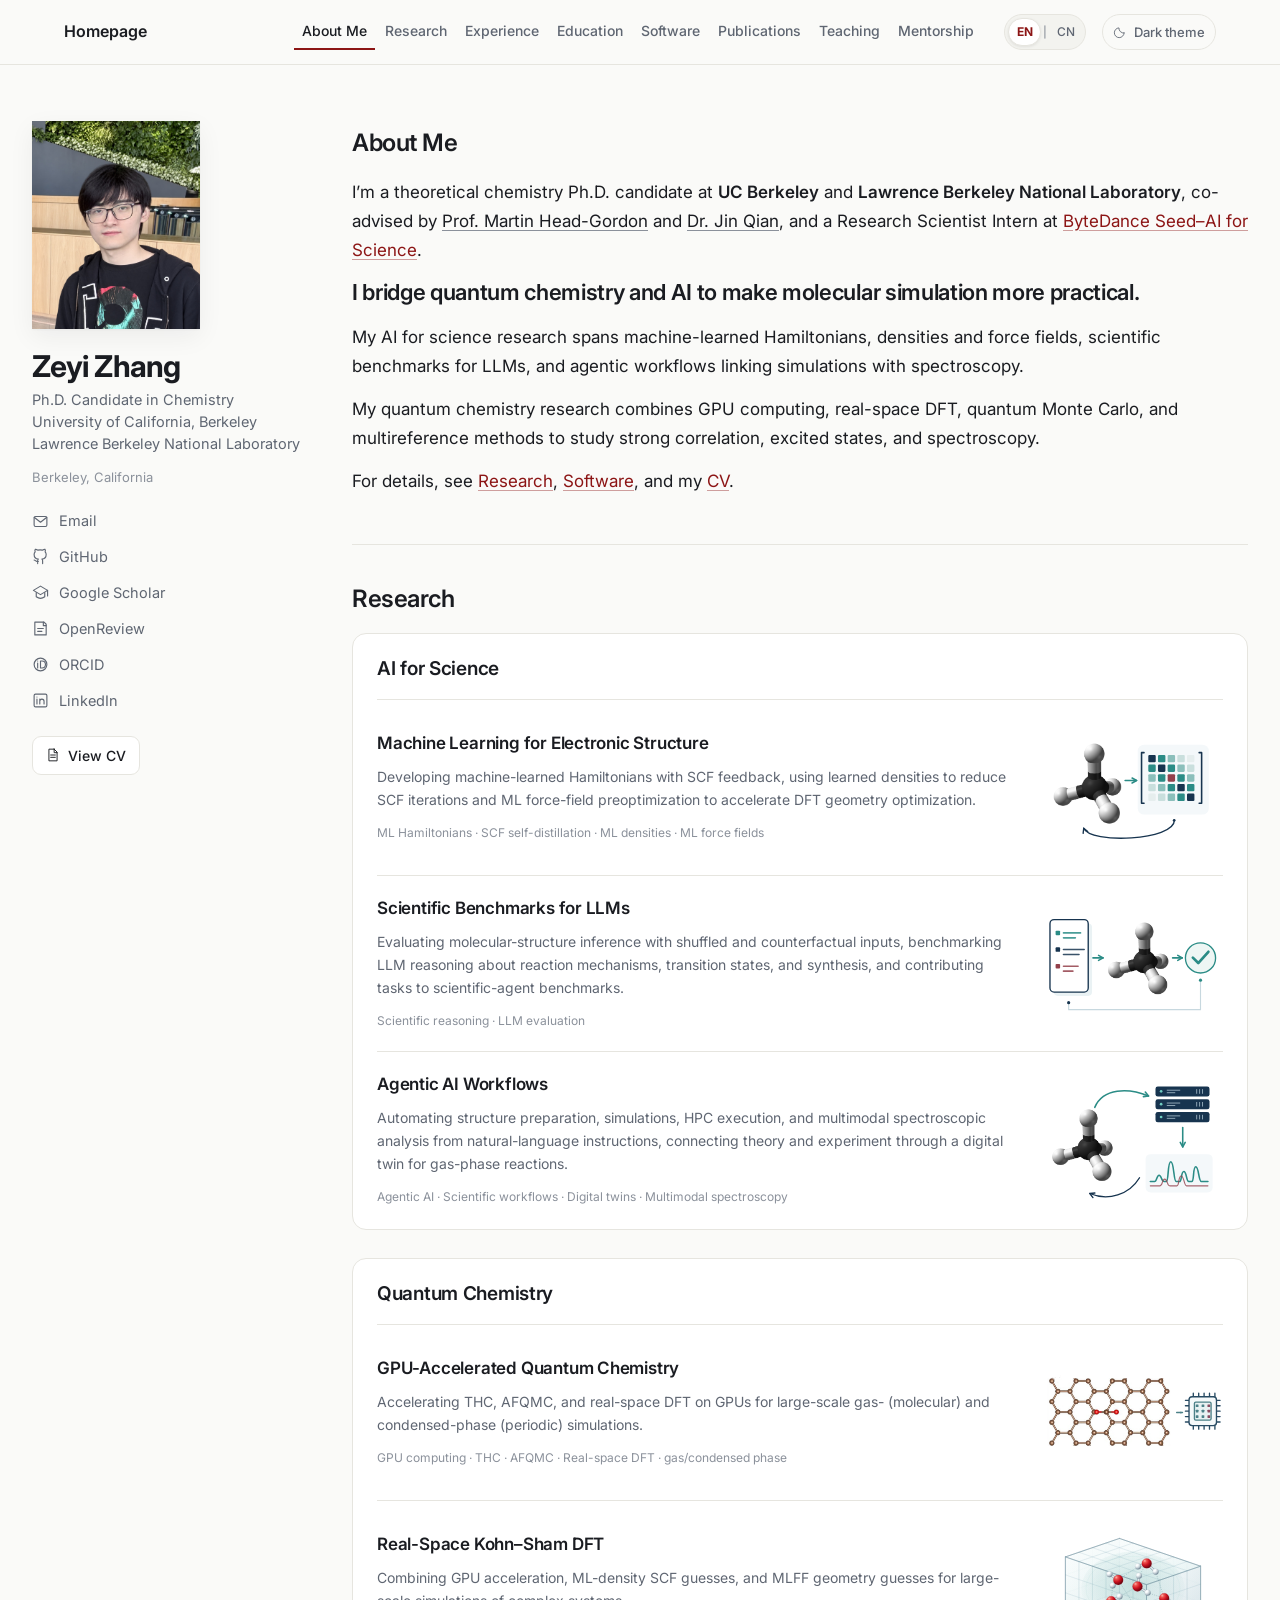
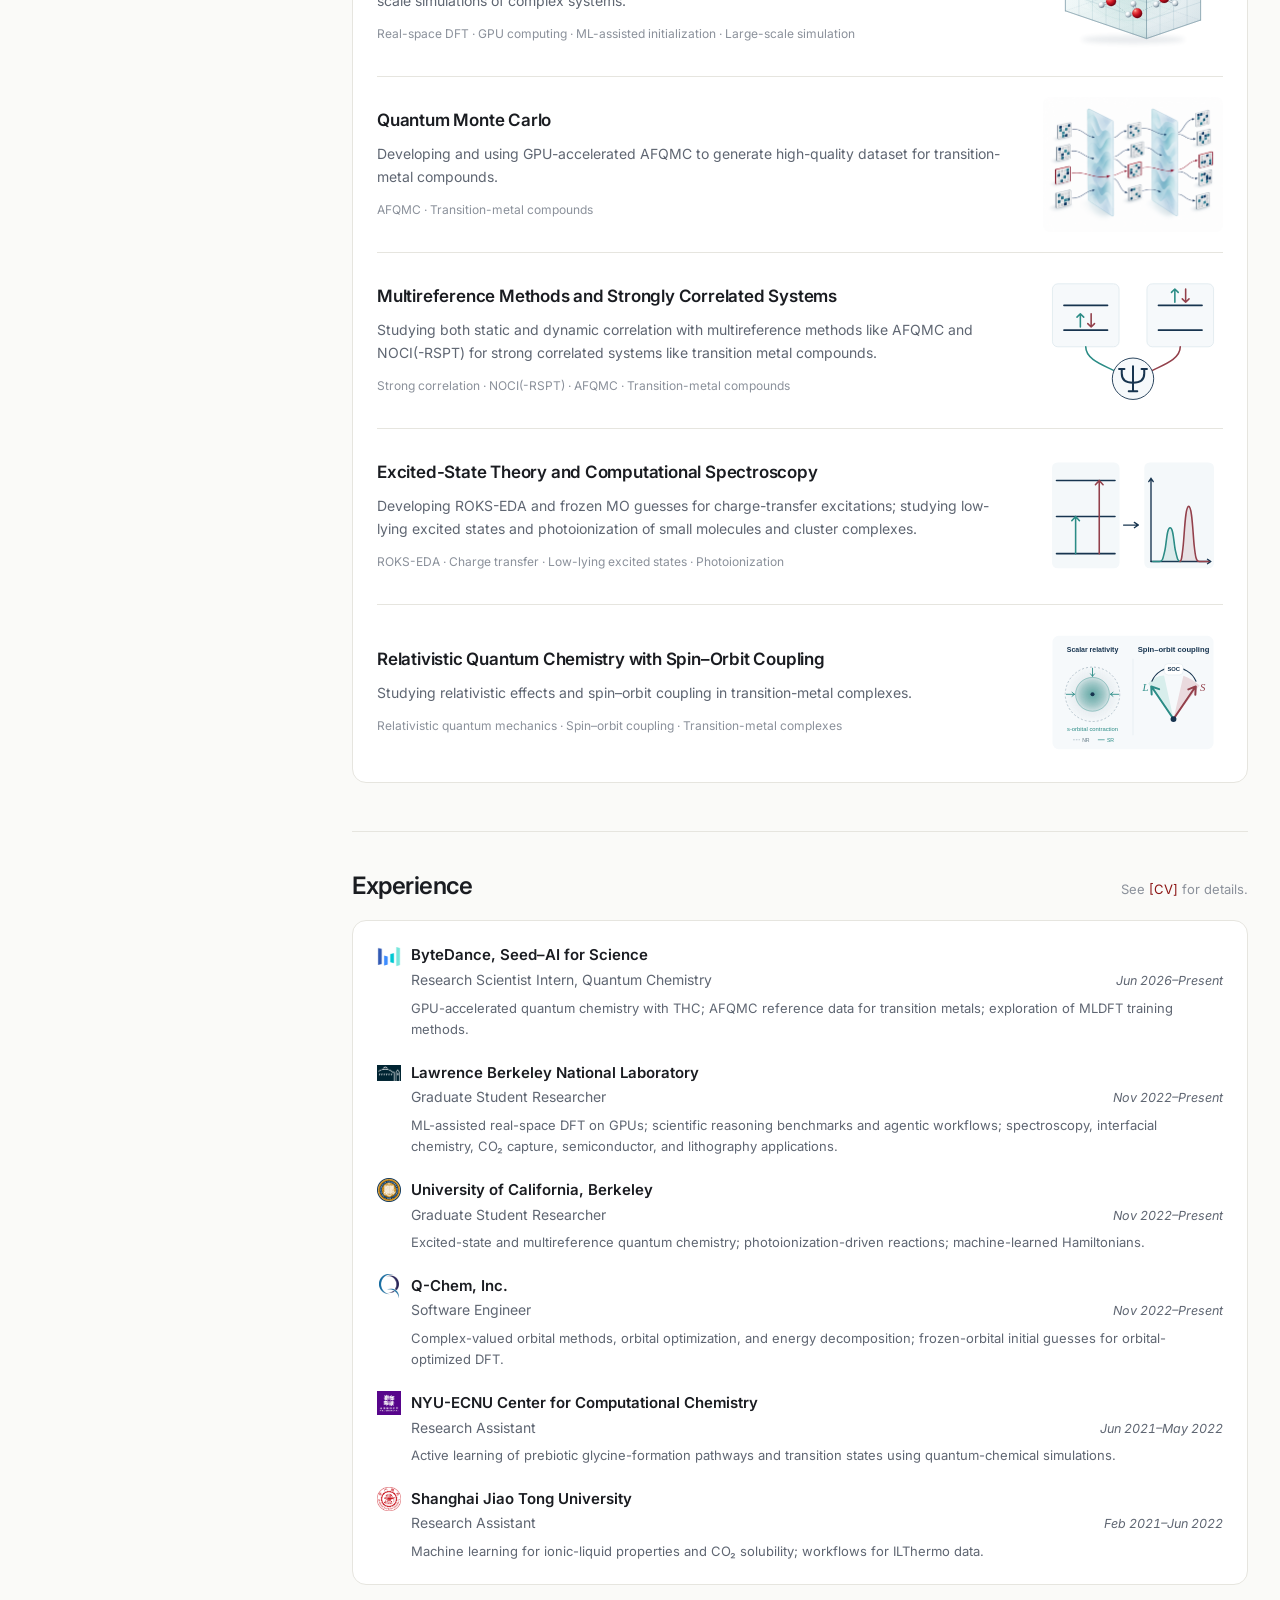
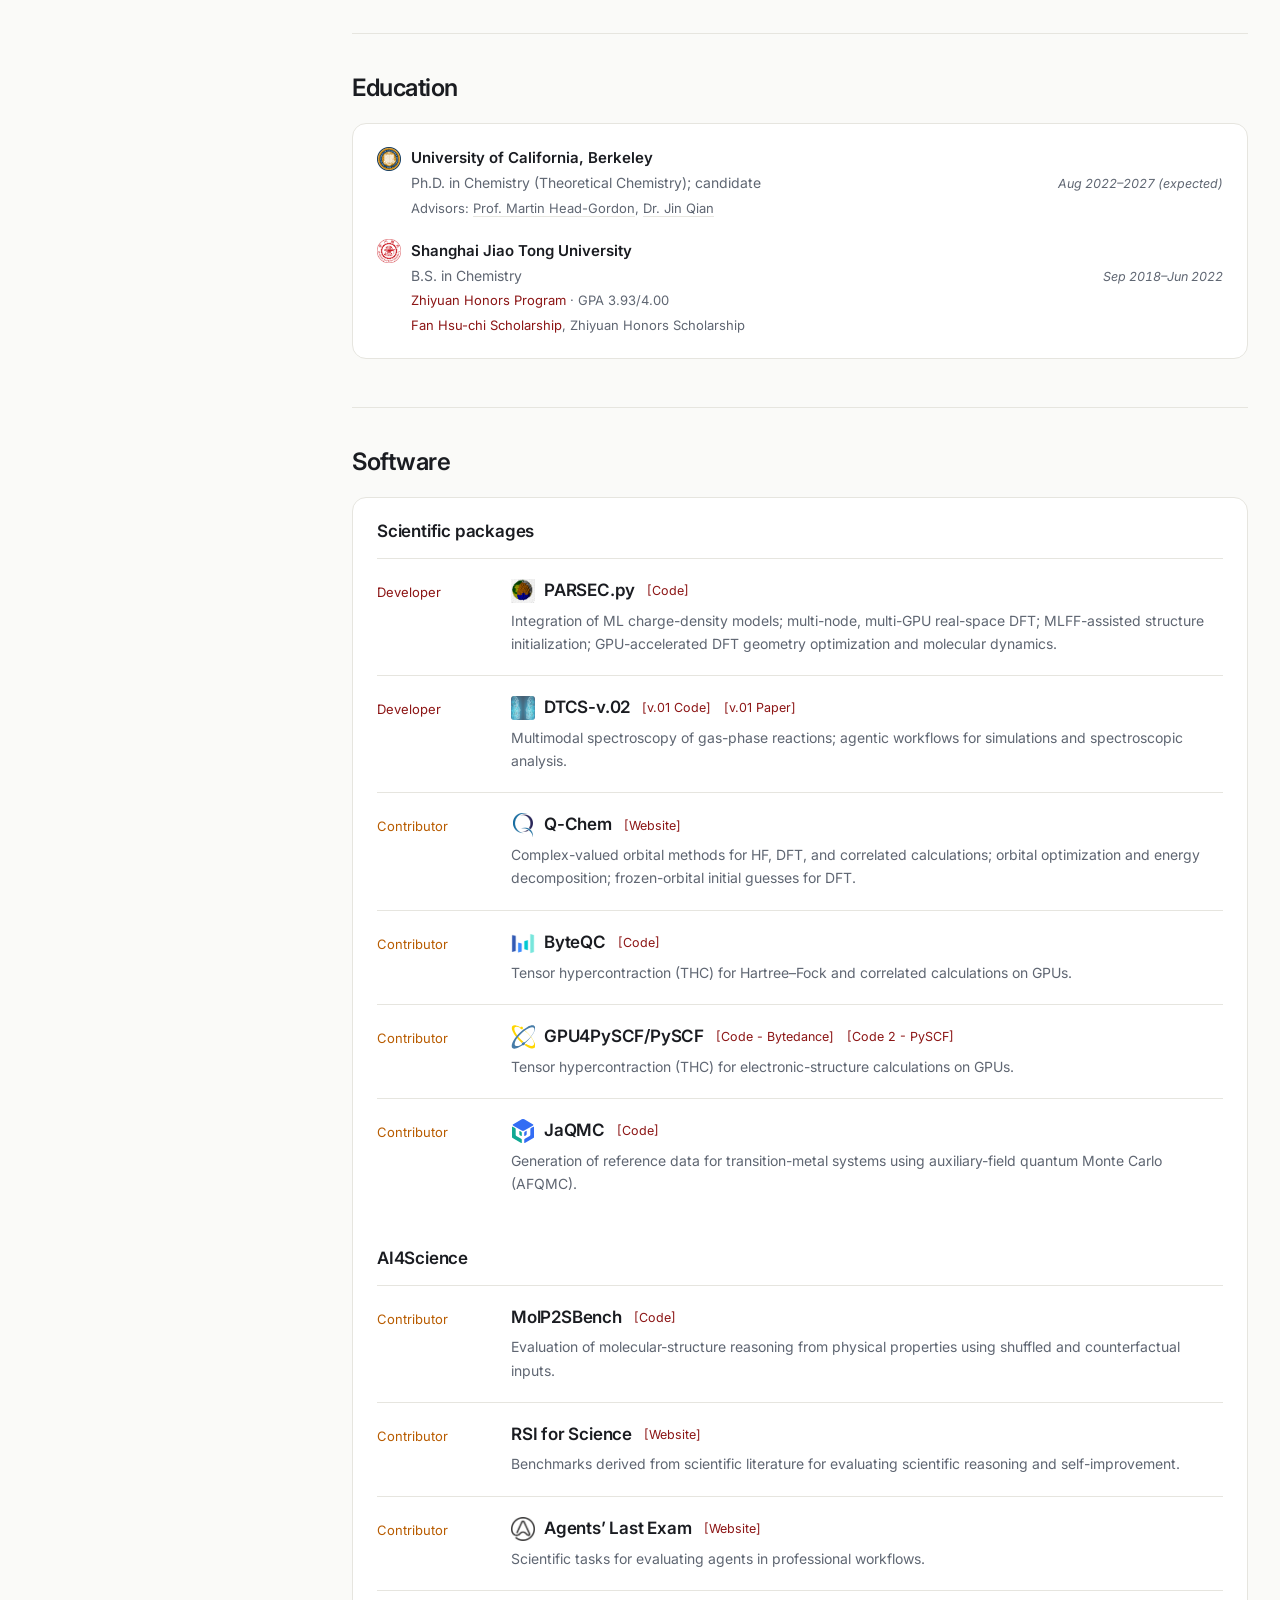
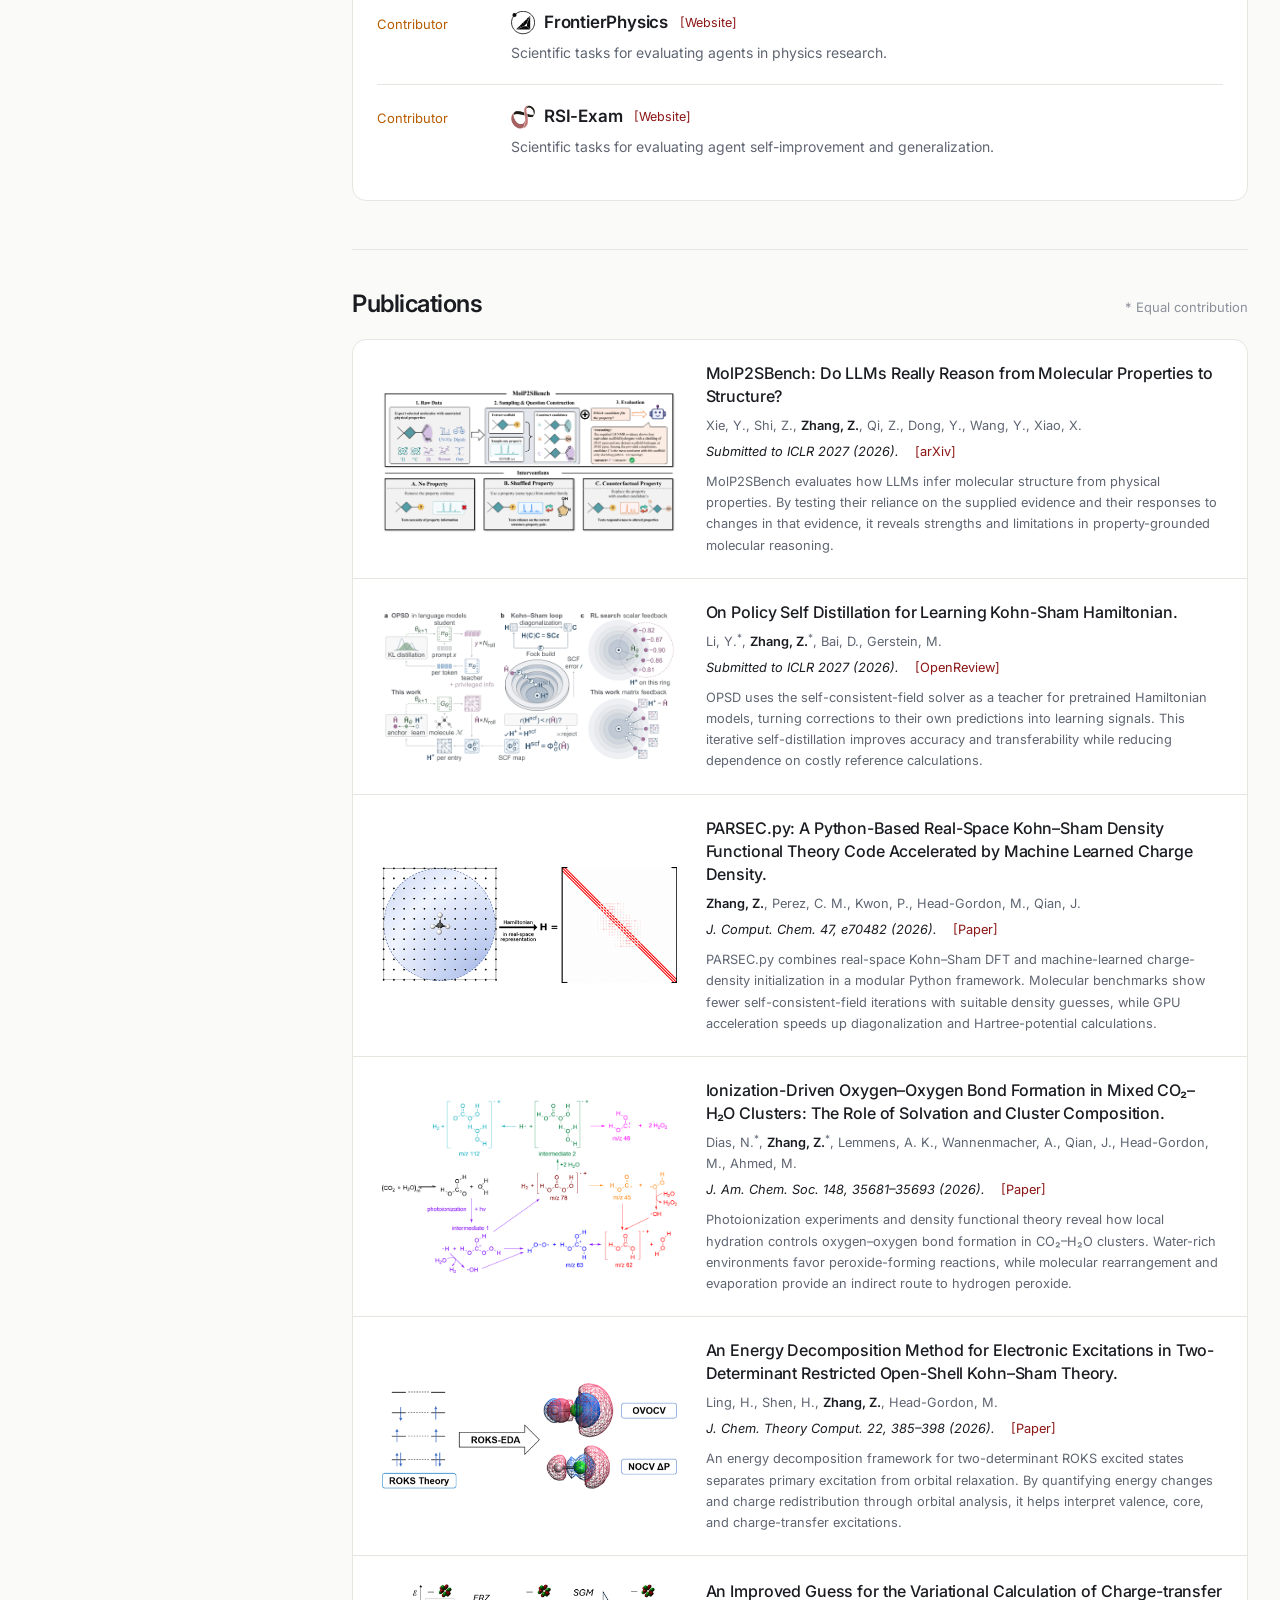
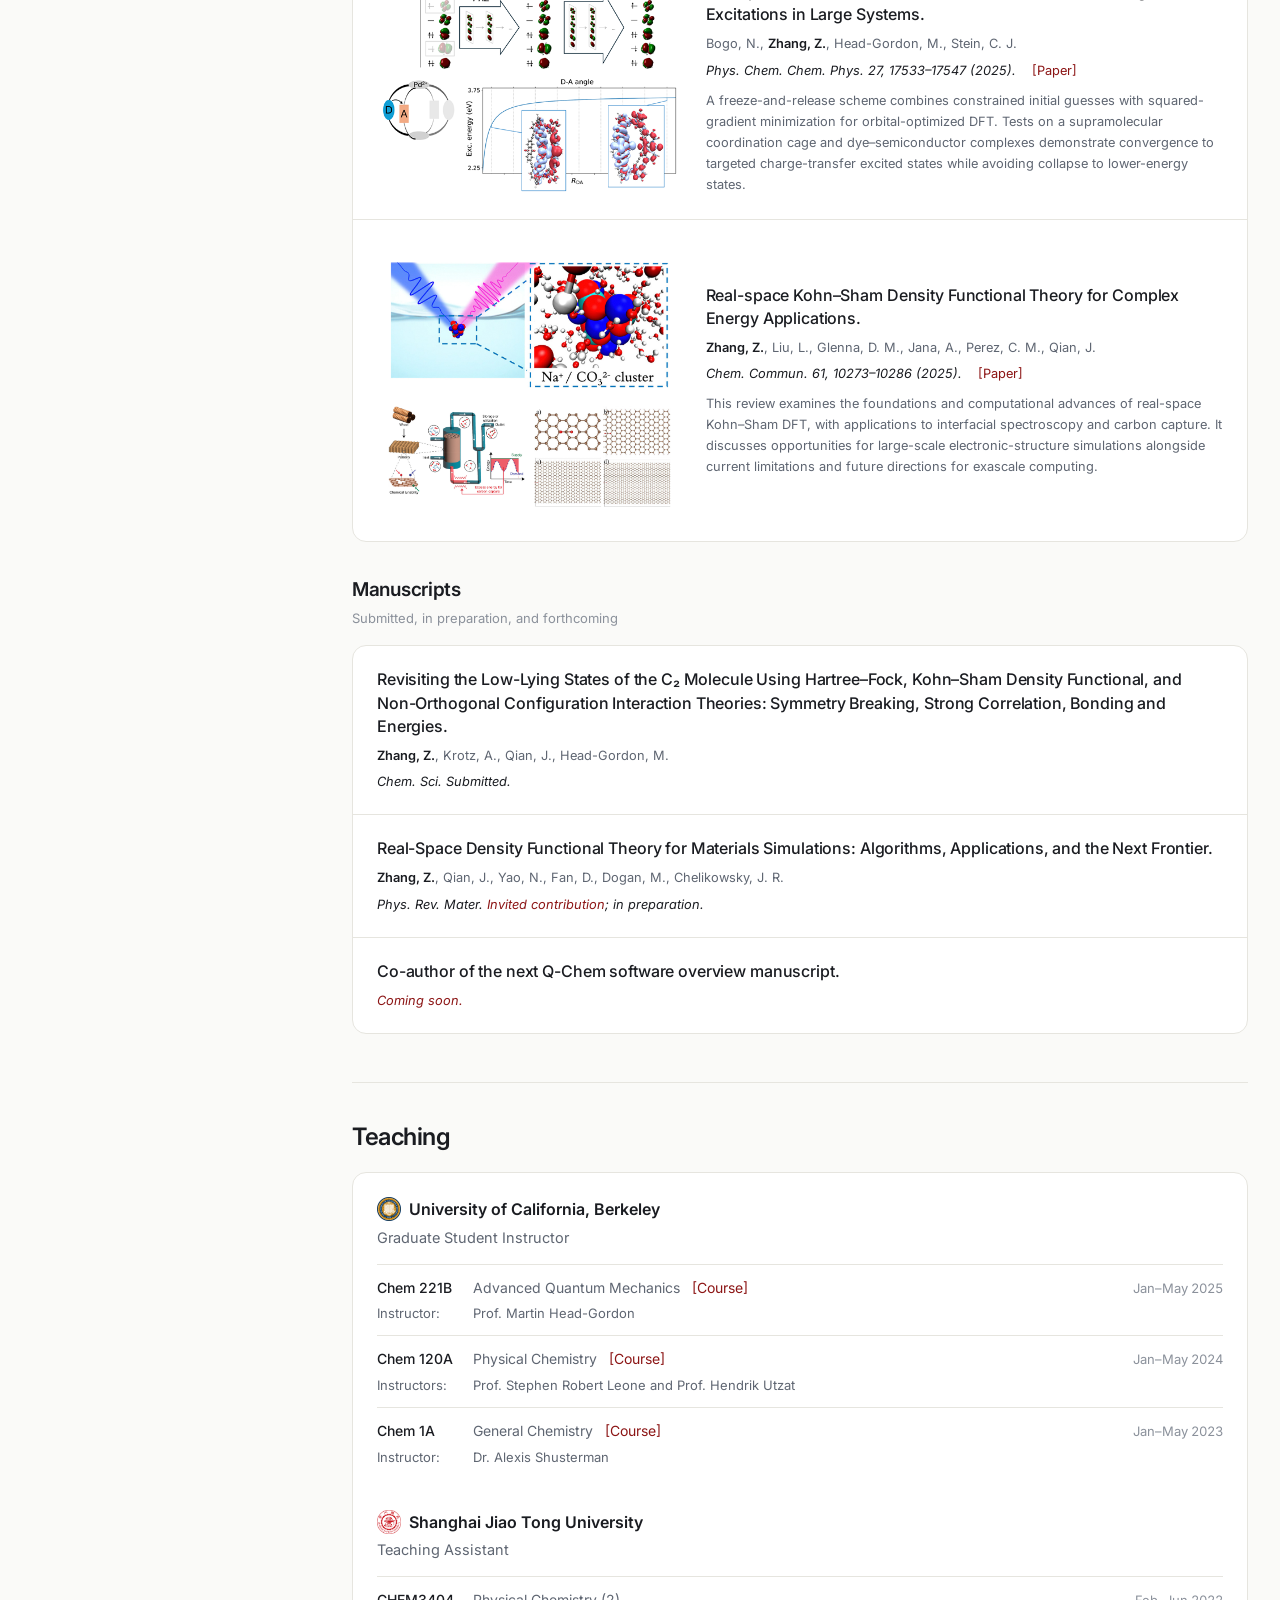
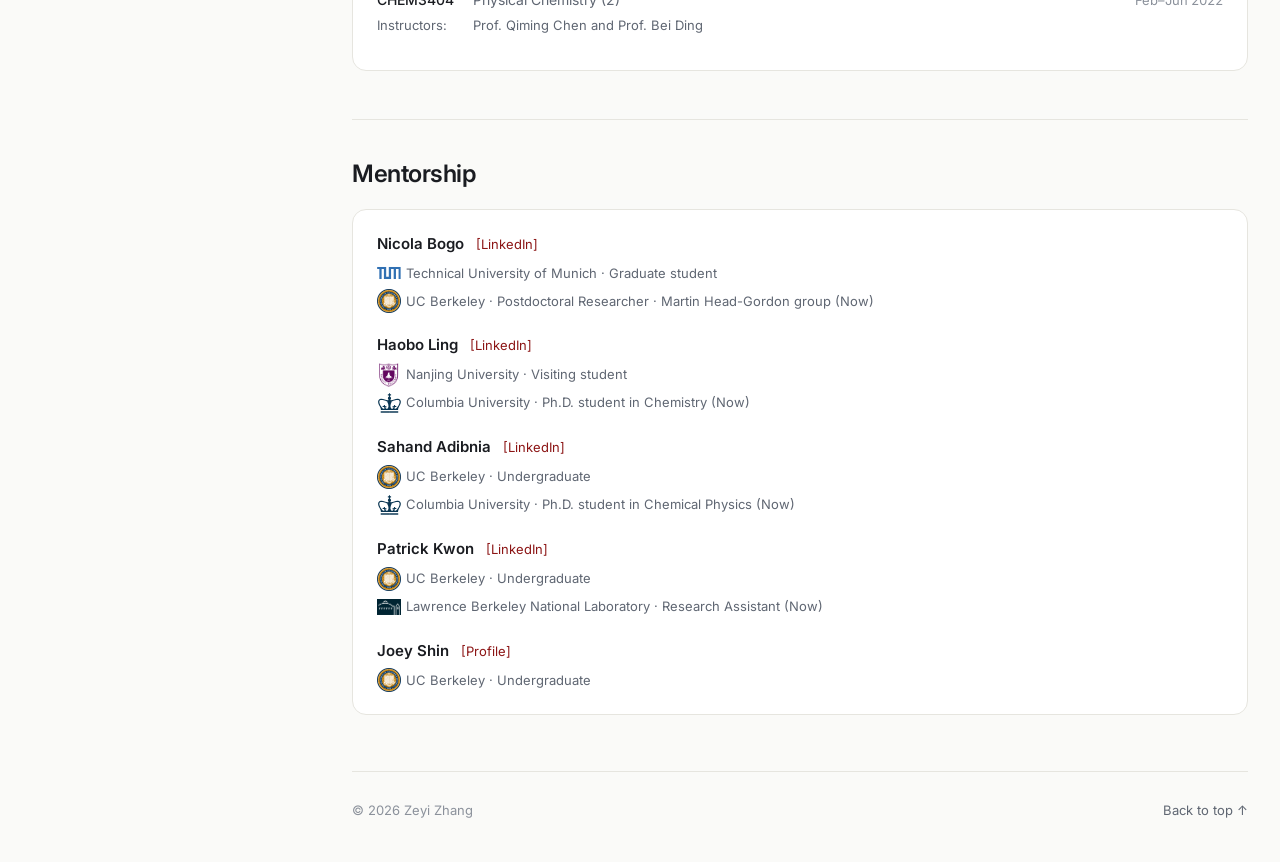
<file: docs/experience.html>
<!doctype html><html lang="en"><head><meta charset="utf-8"><meta name="viewport" content="width=device-width, initial-scale=1"><meta http-equiv="refresh" content="0;url=index.html#experience"><title>Continue to Zeyi Zhang’s homepage</title></head><body><p>This page has moved. <a href="index.html#experience">Continue to experience</a>.</p><script>const aliases={"q-chem": "qchem-software", "real-space": "parsec-software", "ecnu": "nyu-ecnu"};const old=location.hash.slice(1);location.replace('index.html#'+(aliases[old]||old||'experience'));</script></body></html>
</file>
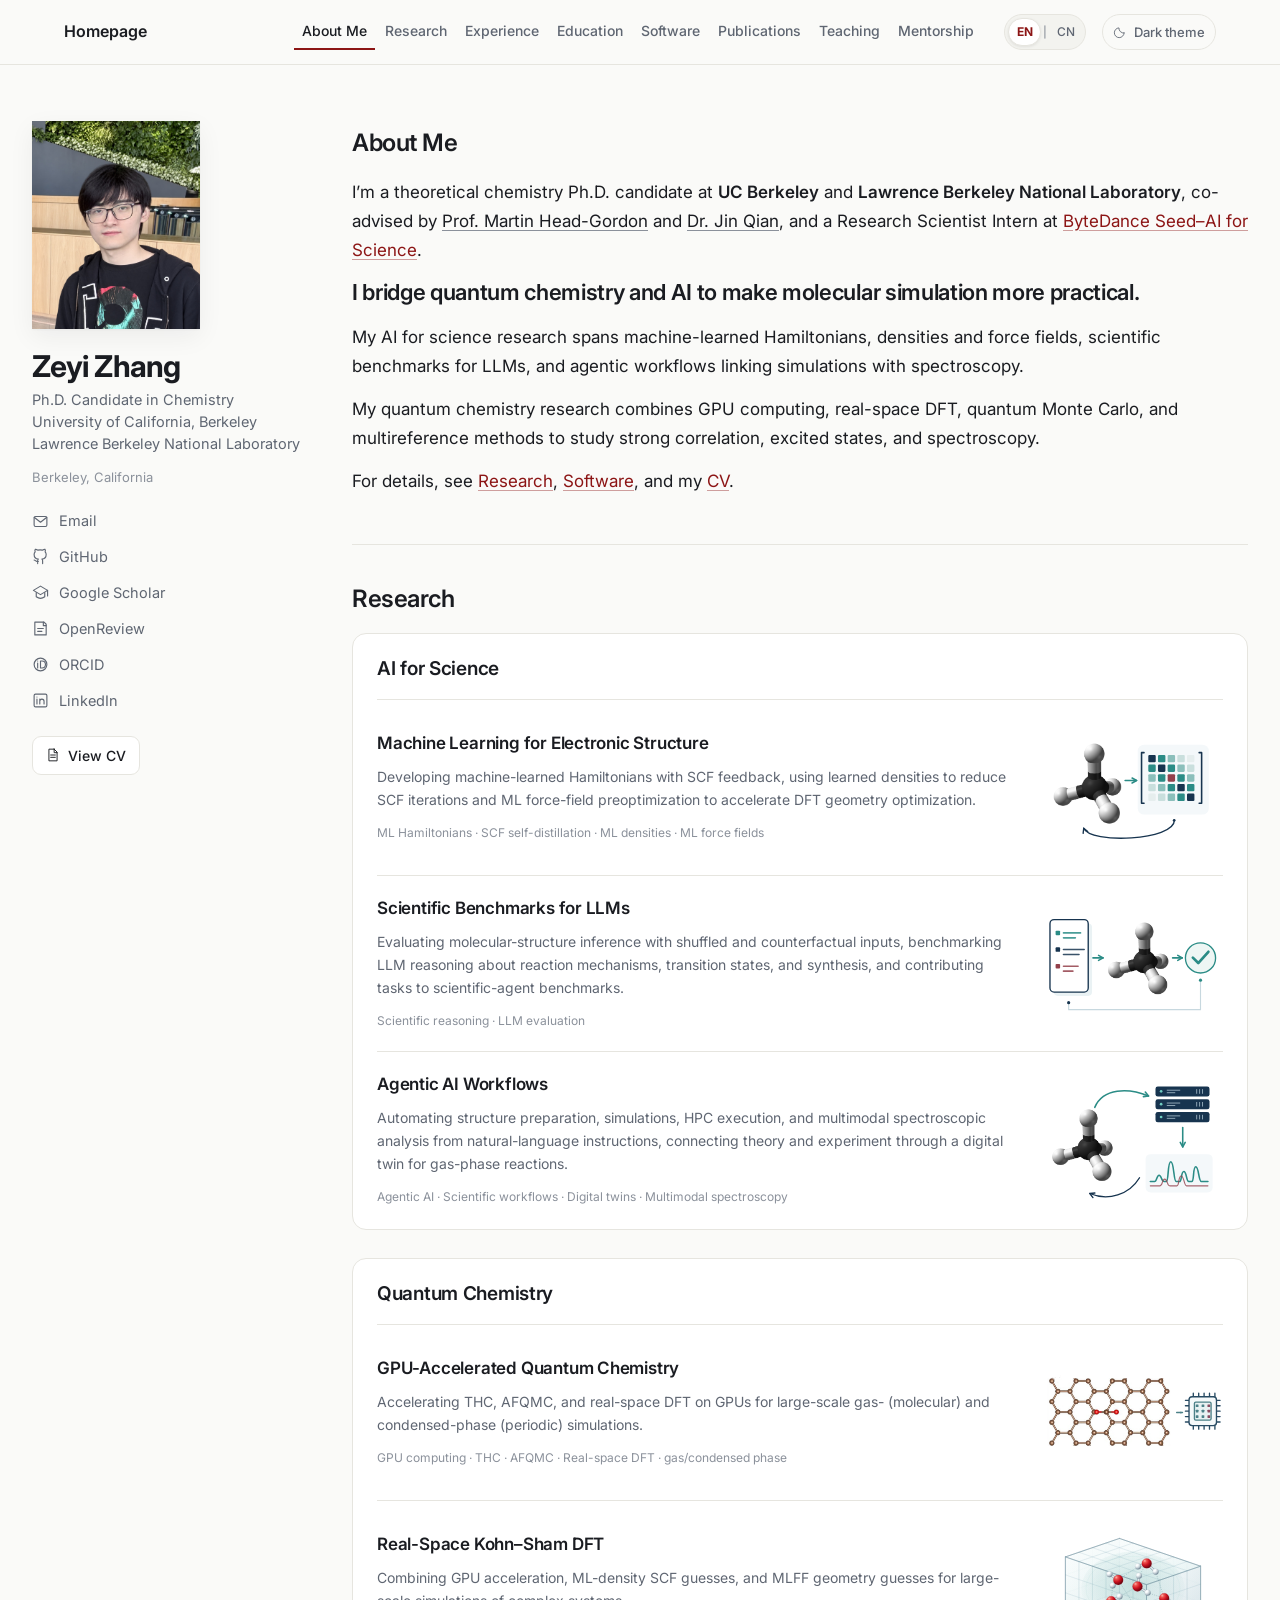
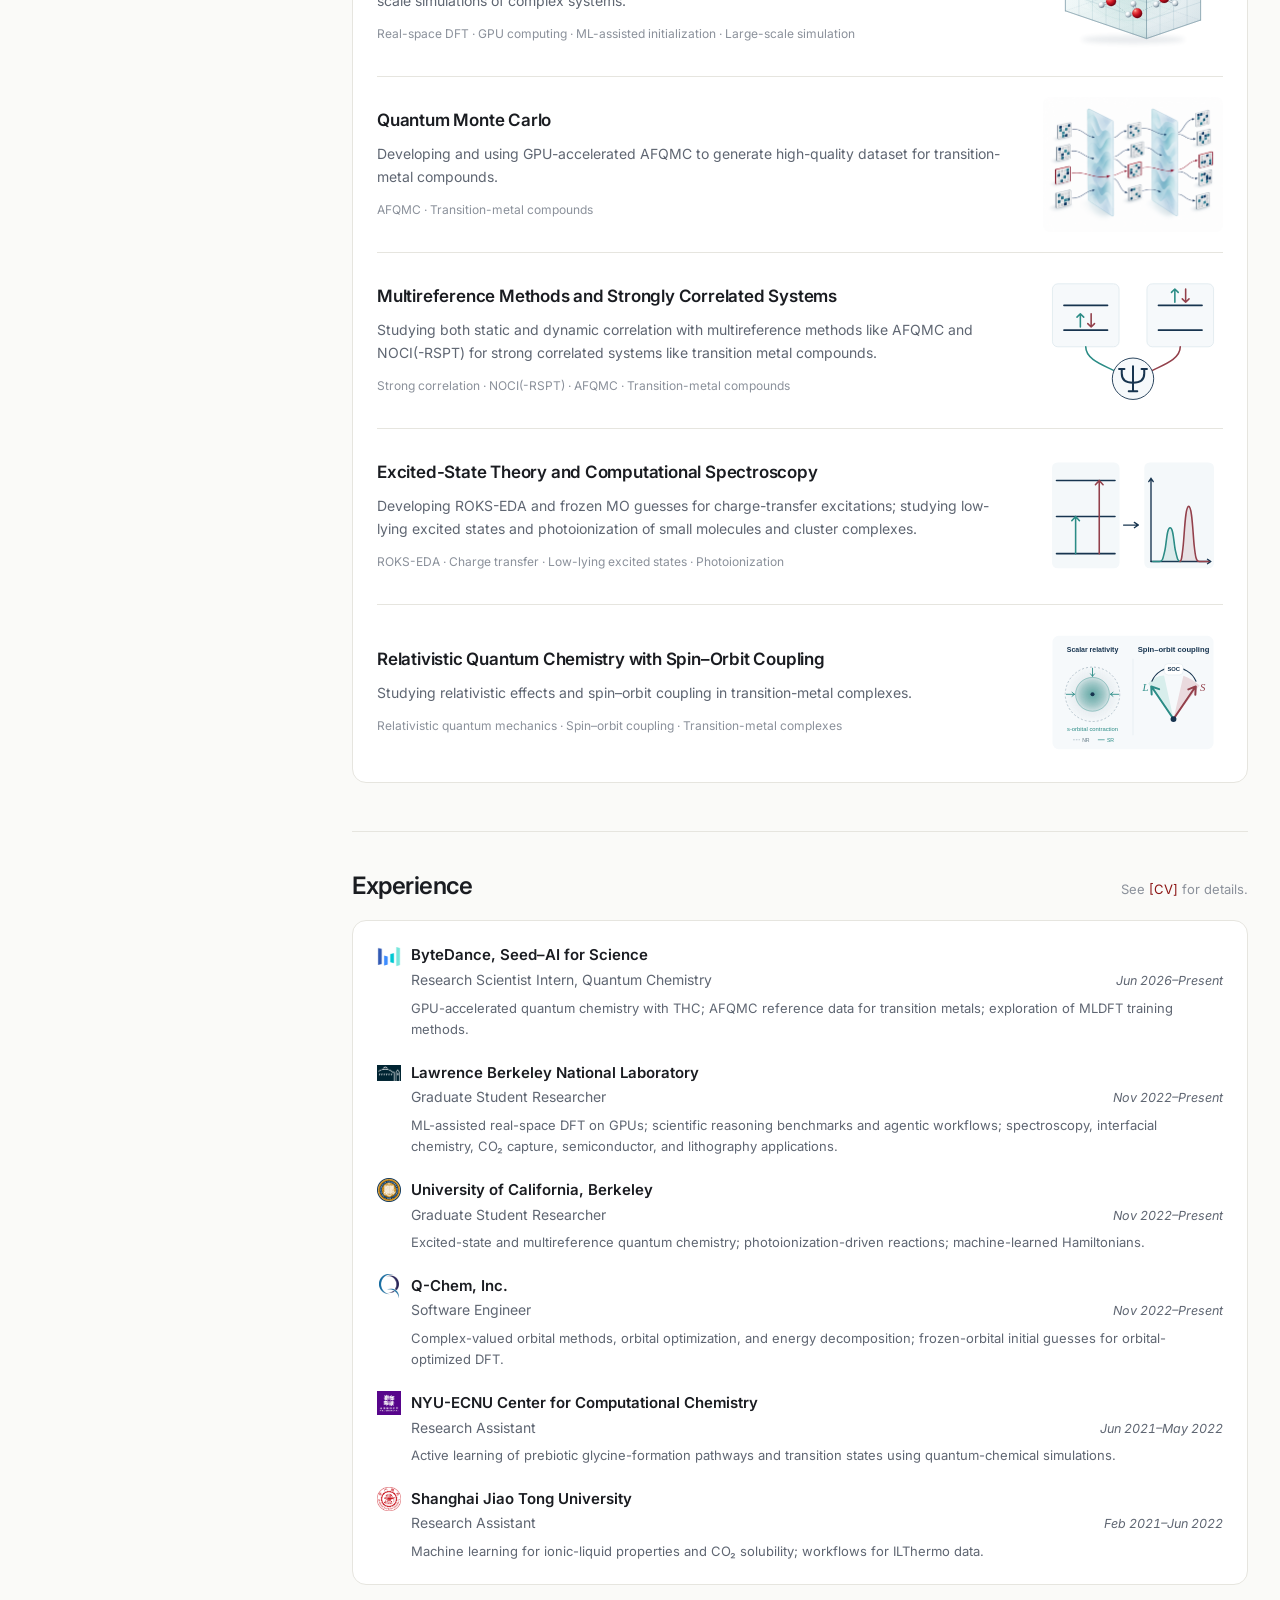
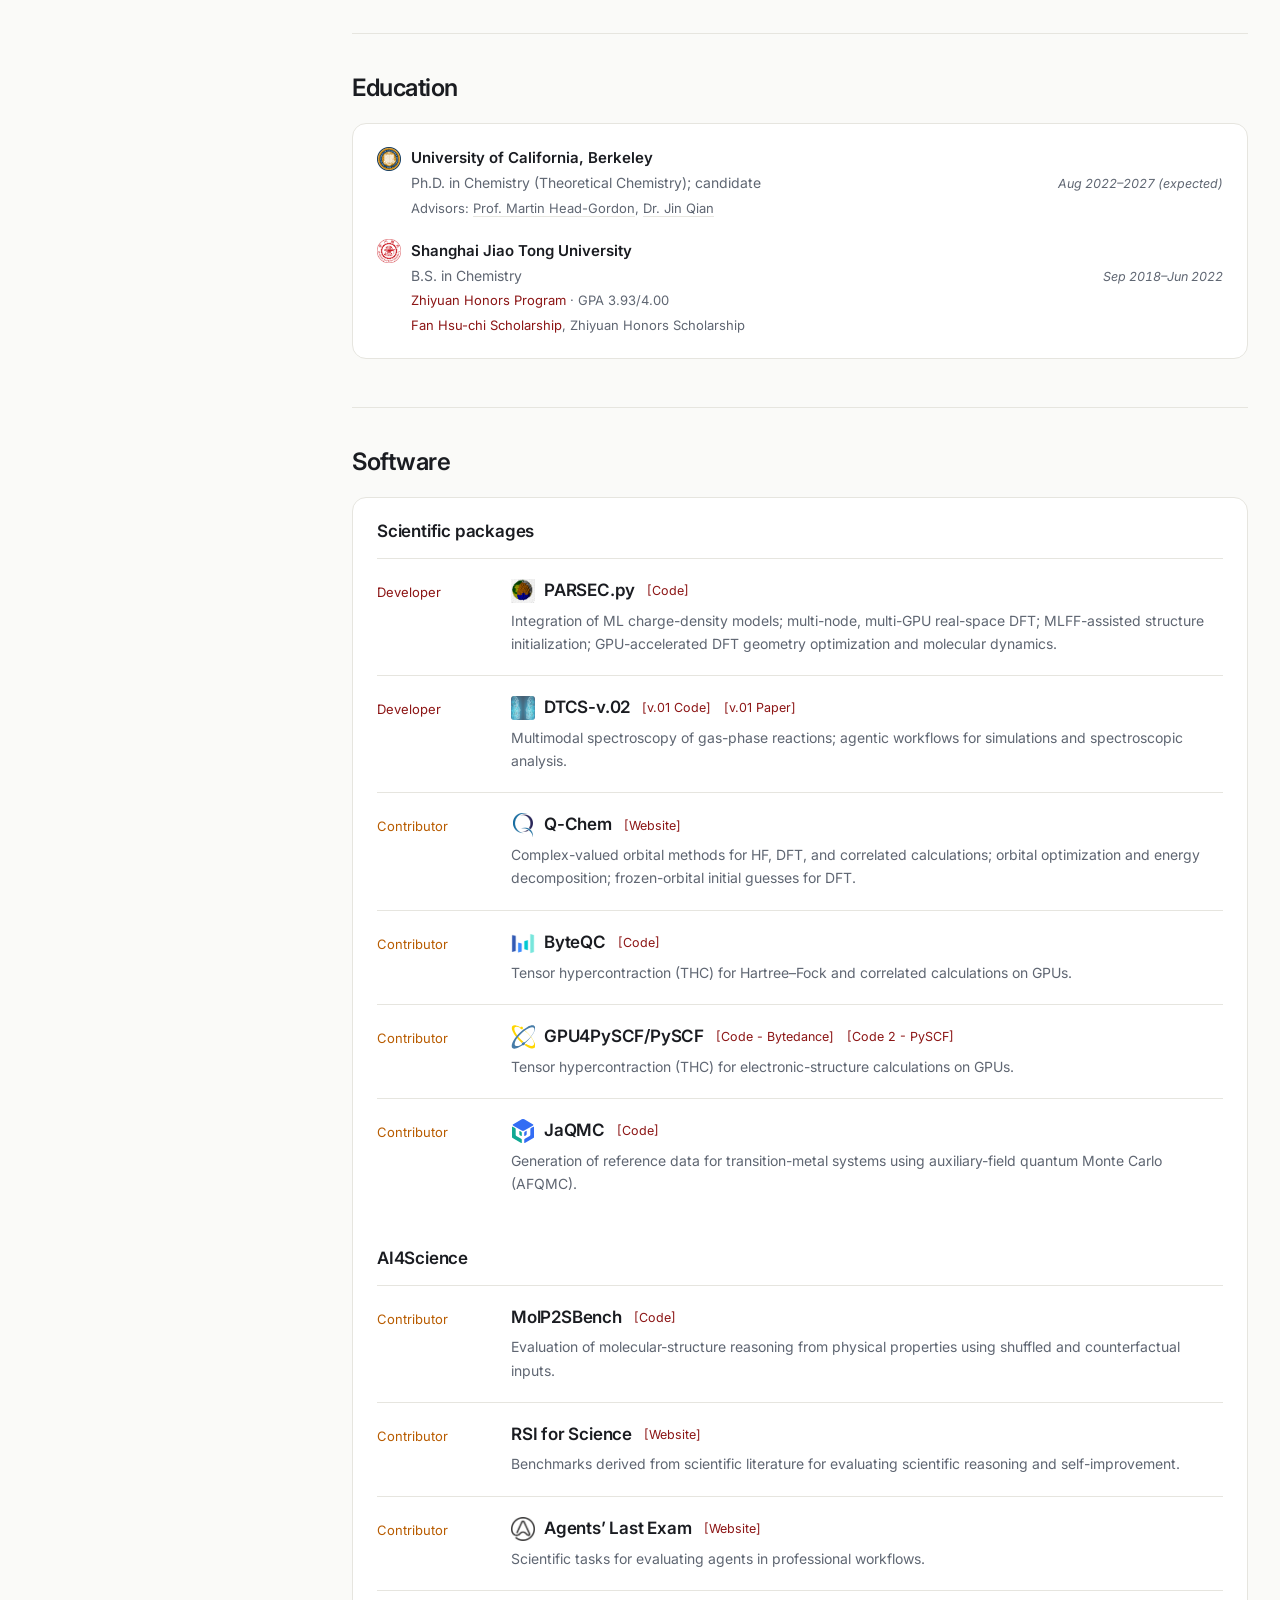
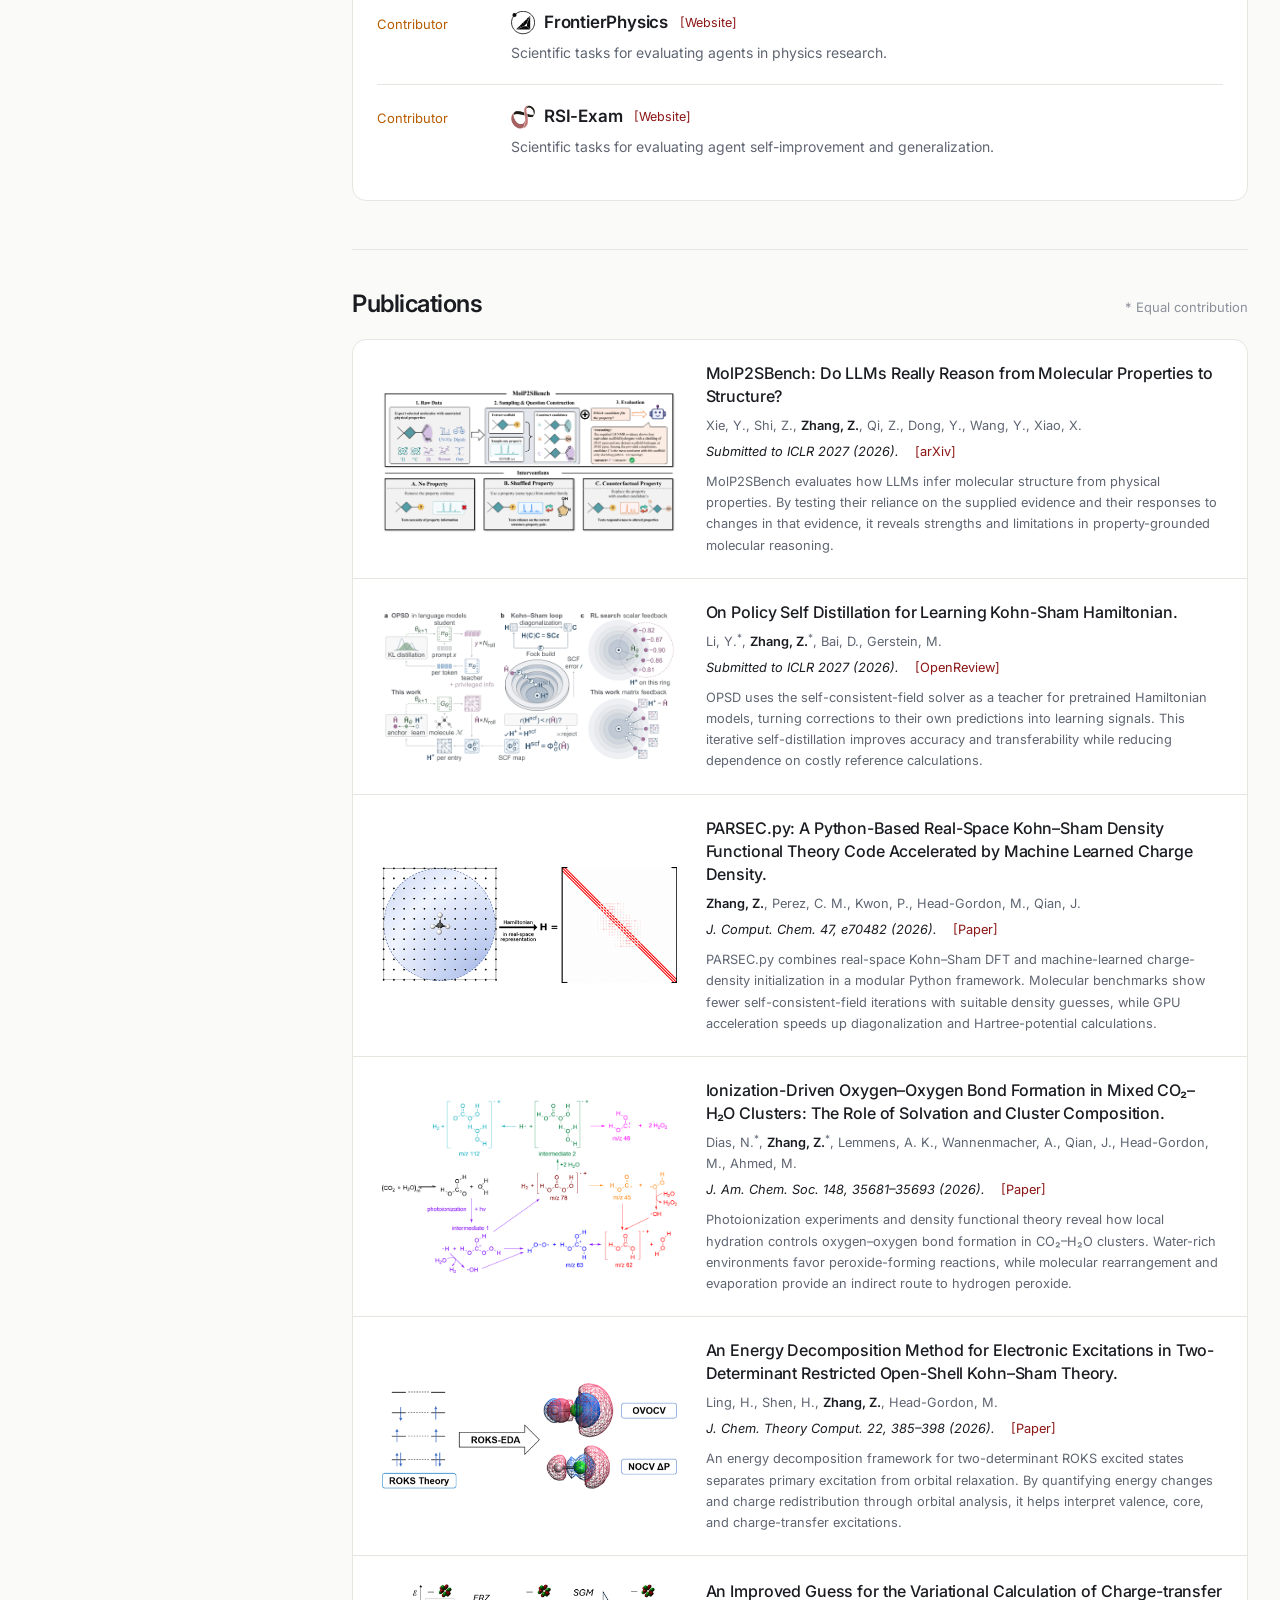
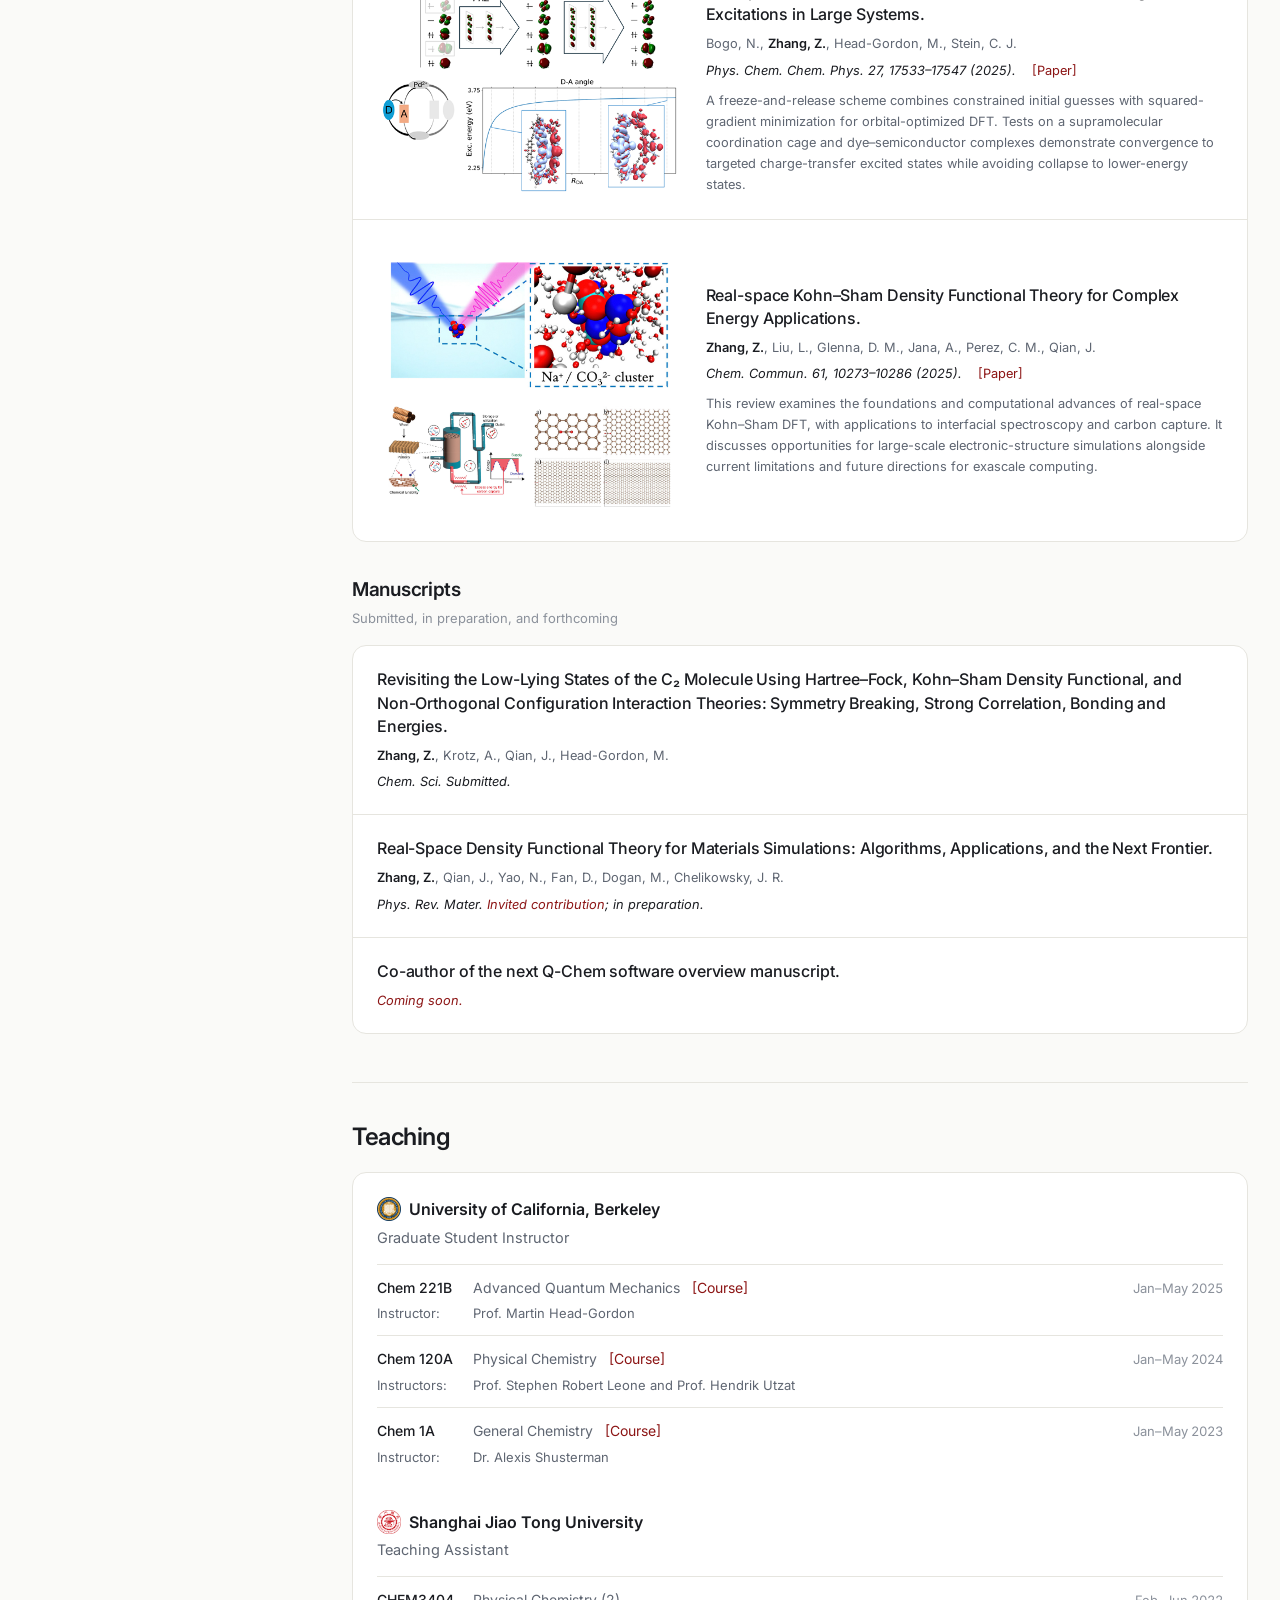
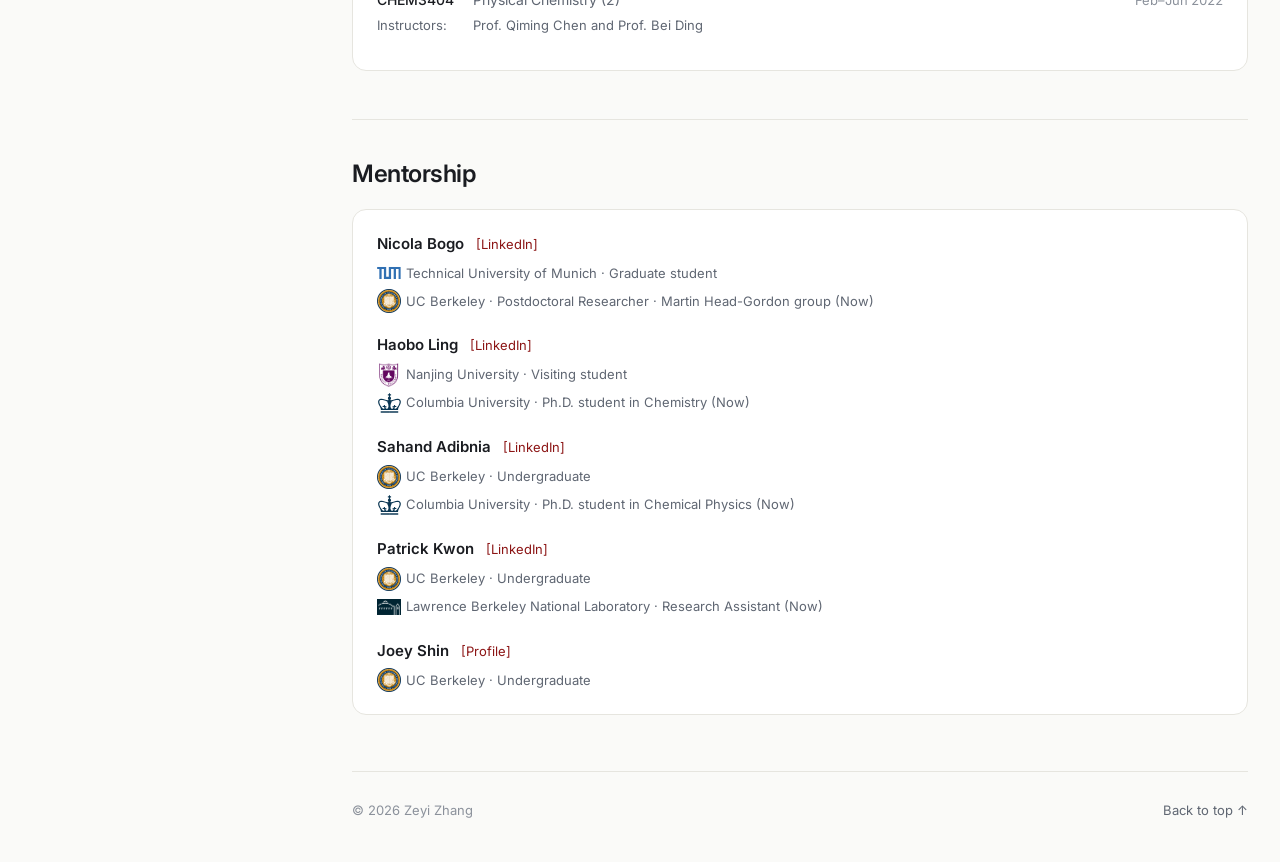
<file: docs/publications.html>
<!doctype html><html lang="en"><head><meta charset="utf-8"><meta name="viewport" content="width=device-width, initial-scale=1"><meta http-equiv="refresh" content="0;url=index.html#publications"><title>Continue to Zeyi Zhang’s homepage</title></head><body><p>This page has moved. <a href="index.html#publications">Continue to publications</a>.</p><script>const aliases={"q-chem": "qchem-software", "real-space": "parsec-software", "ecnu": "nyu-ecnu"};const old=location.hash.slice(1);location.replace('index.html#'+(aliases[old]||old||'publications'));</script></body></html>
</file>
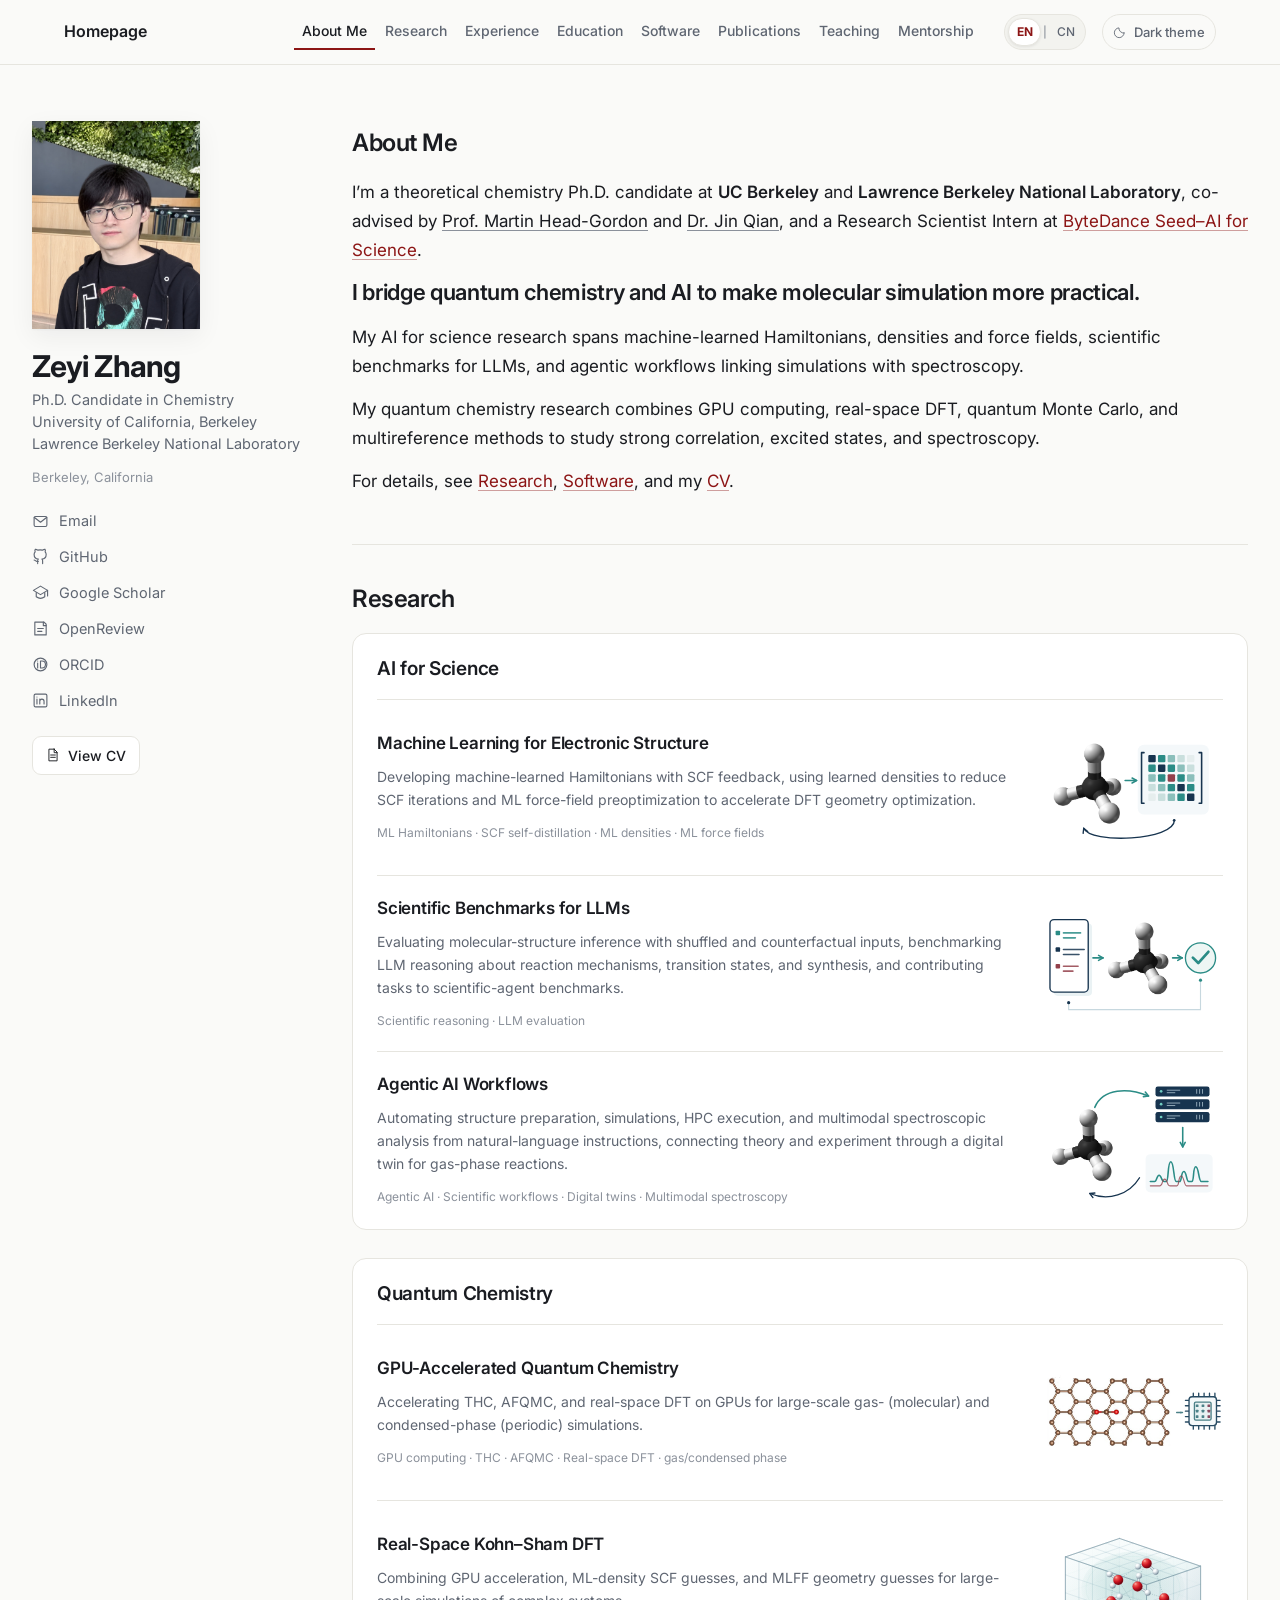
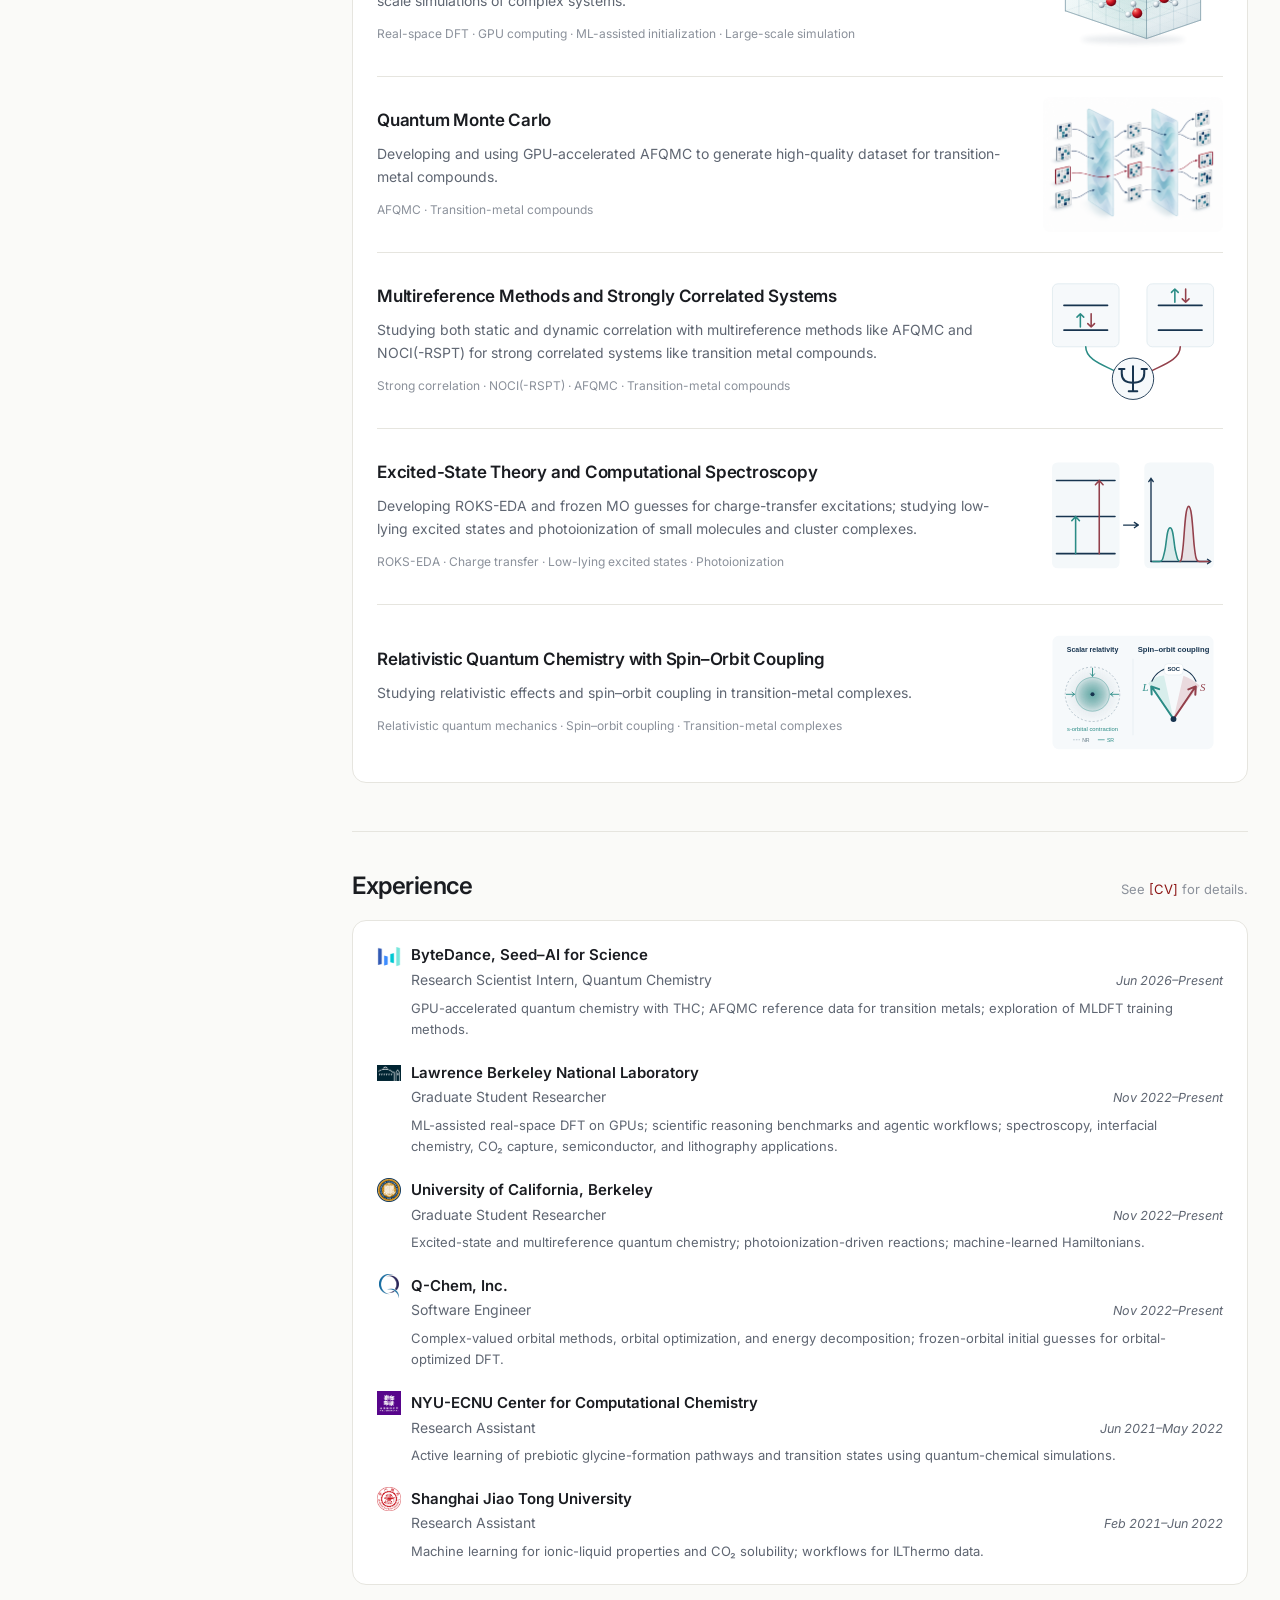
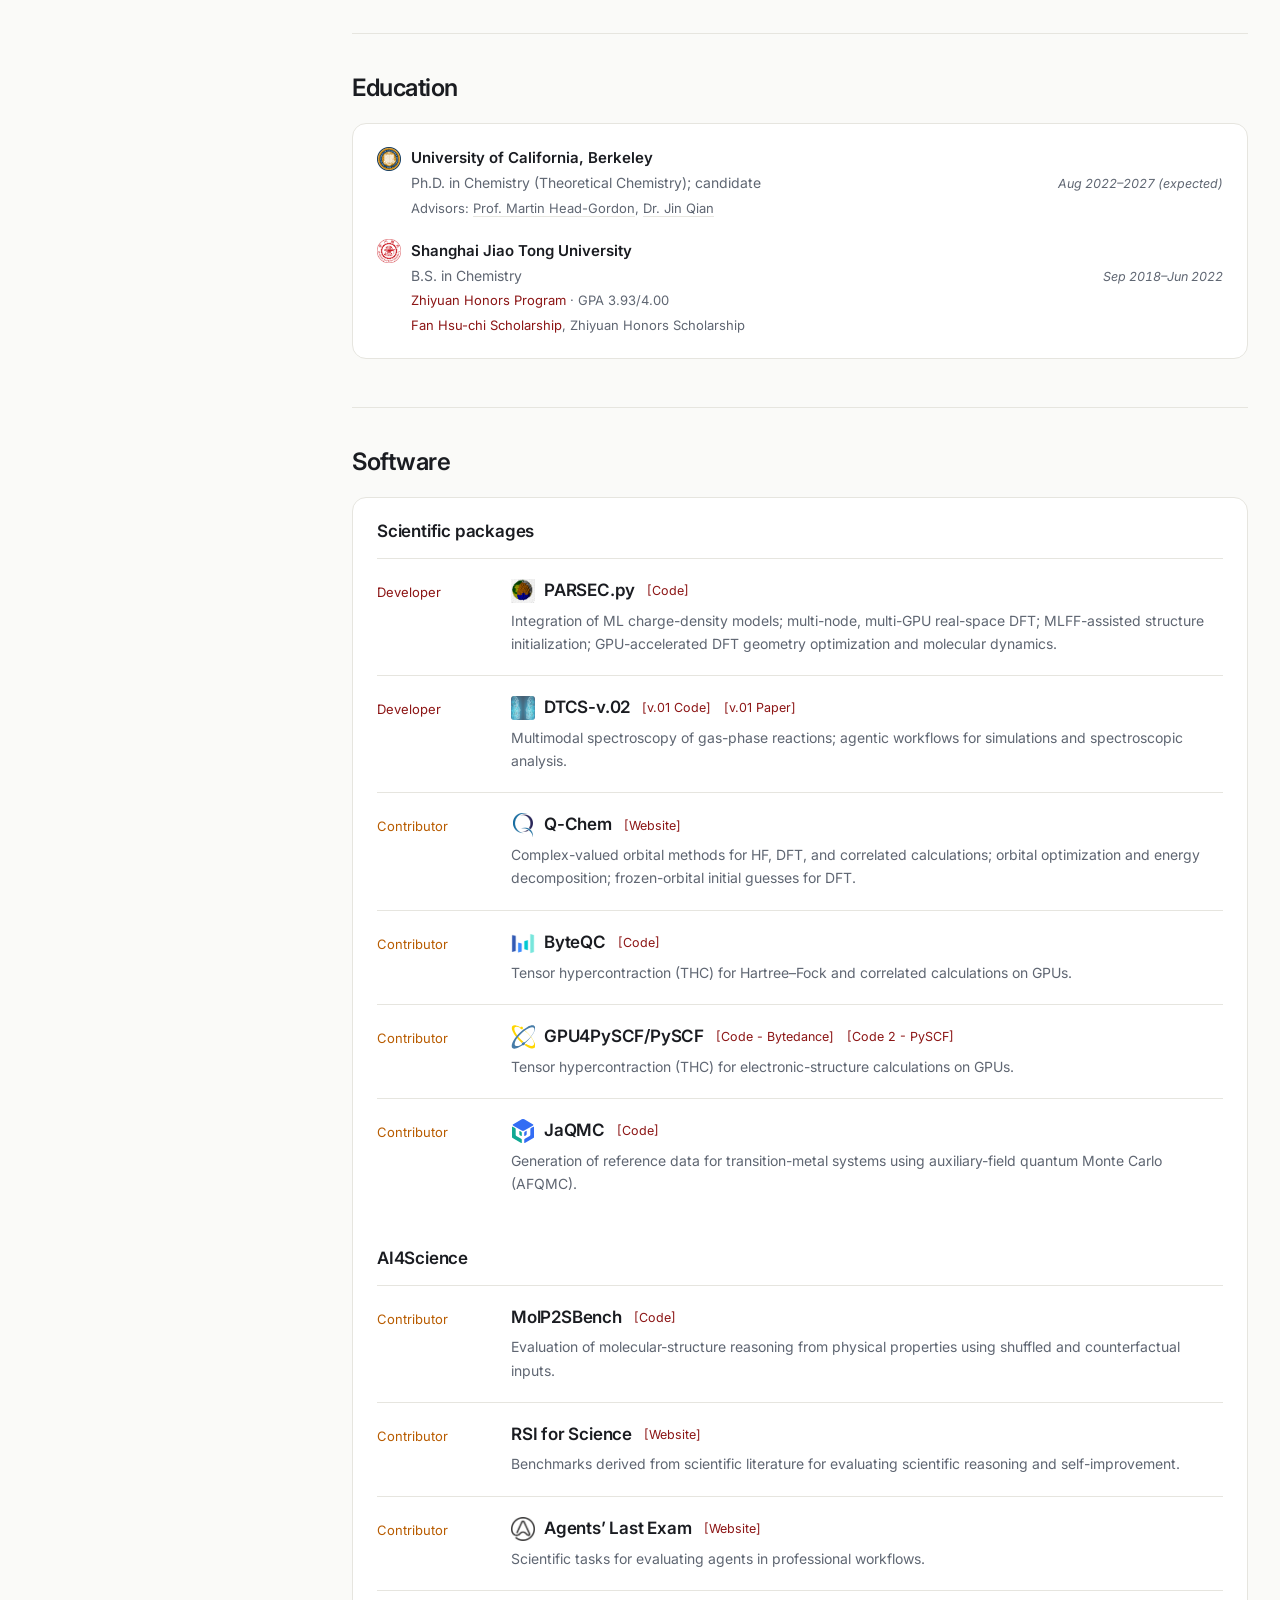
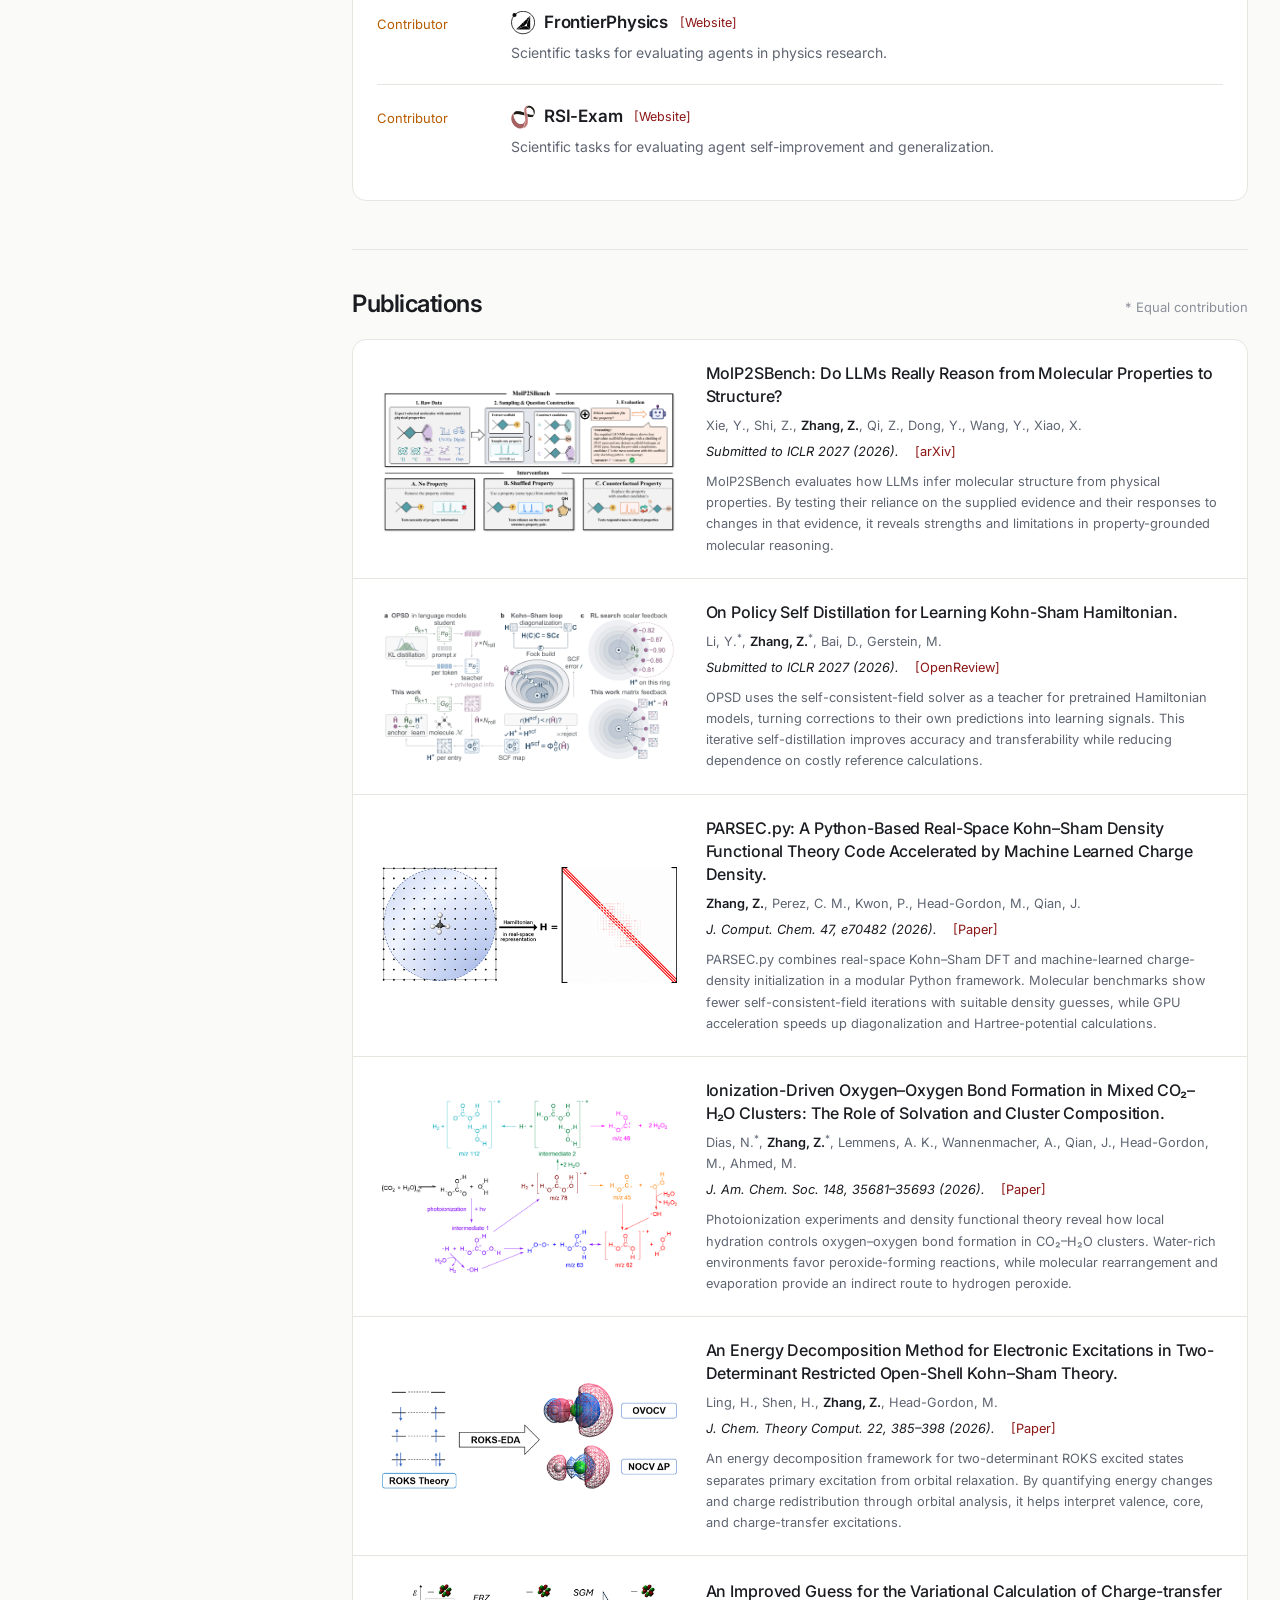
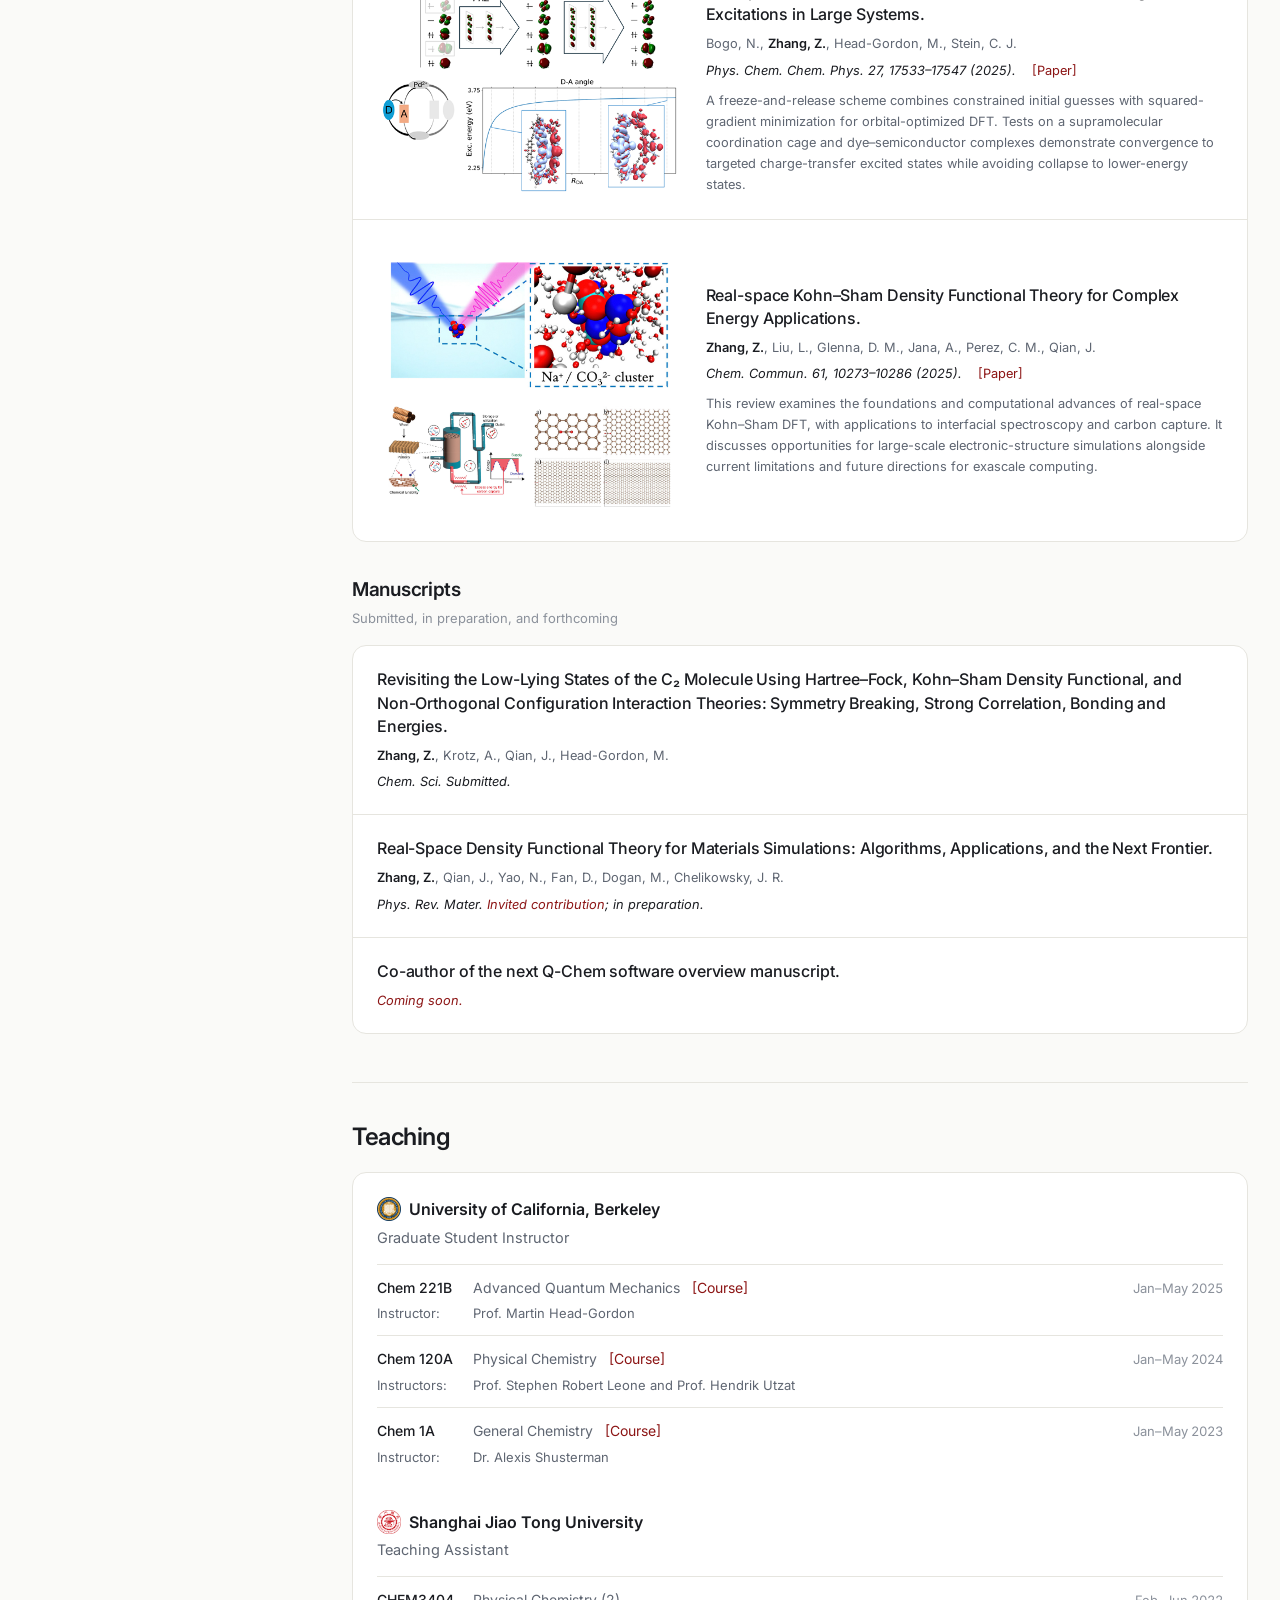
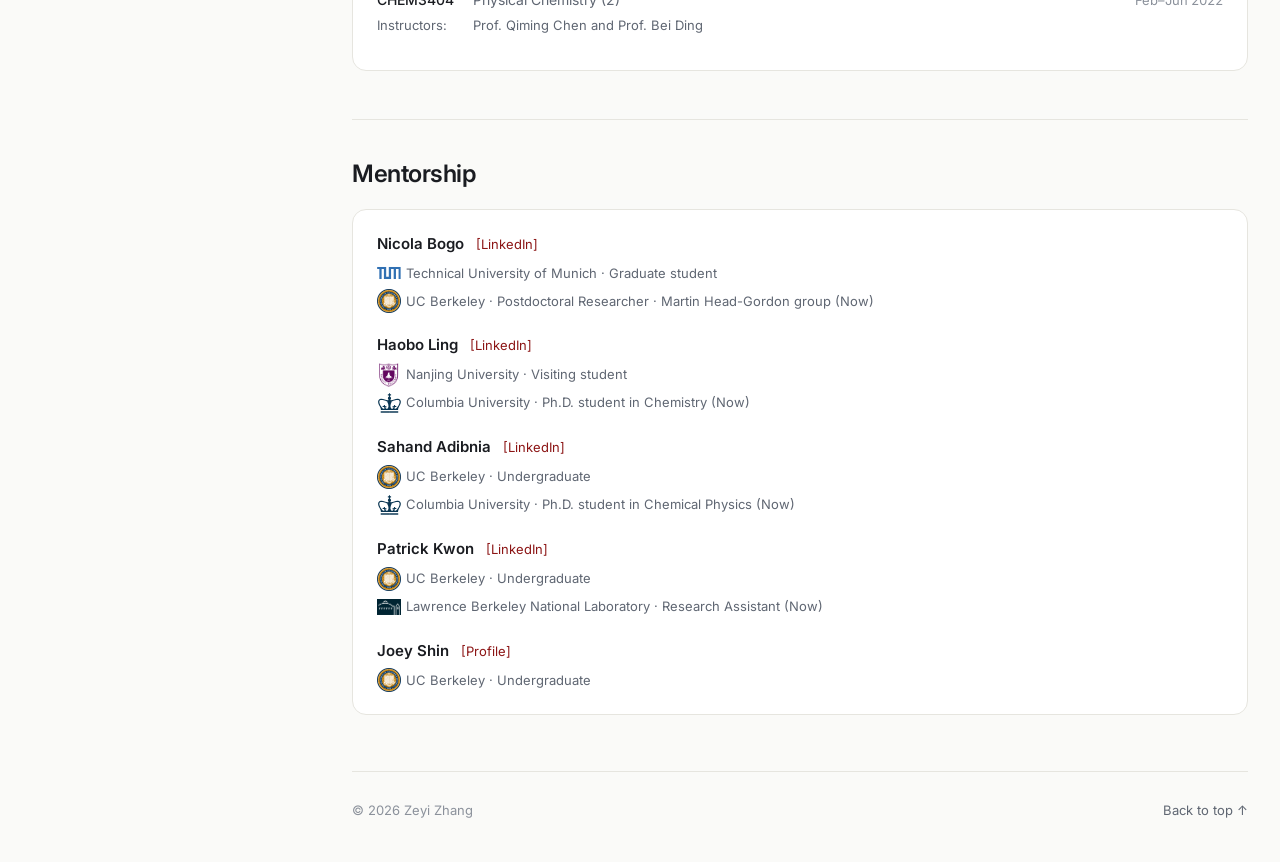
<file: docs/research.html>
<!doctype html><html lang="en"><head><meta charset="utf-8"><meta name="viewport" content="width=device-width, initial-scale=1"><meta http-equiv="refresh" content="0;url=index.html#research"><title>Continue to Zeyi Zhang’s homepage</title></head><body><p>This page has moved. <a href="index.html#research">Continue to research</a>.</p><script>const aliases={"q-chem": "qchem-software", "real-space": "parsec-software", "ecnu": "nyu-ecnu"};const old=location.hash.slice(1);location.replace('index.html#'+(aliases[old]||old||'research'));</script></body></html>
</file>
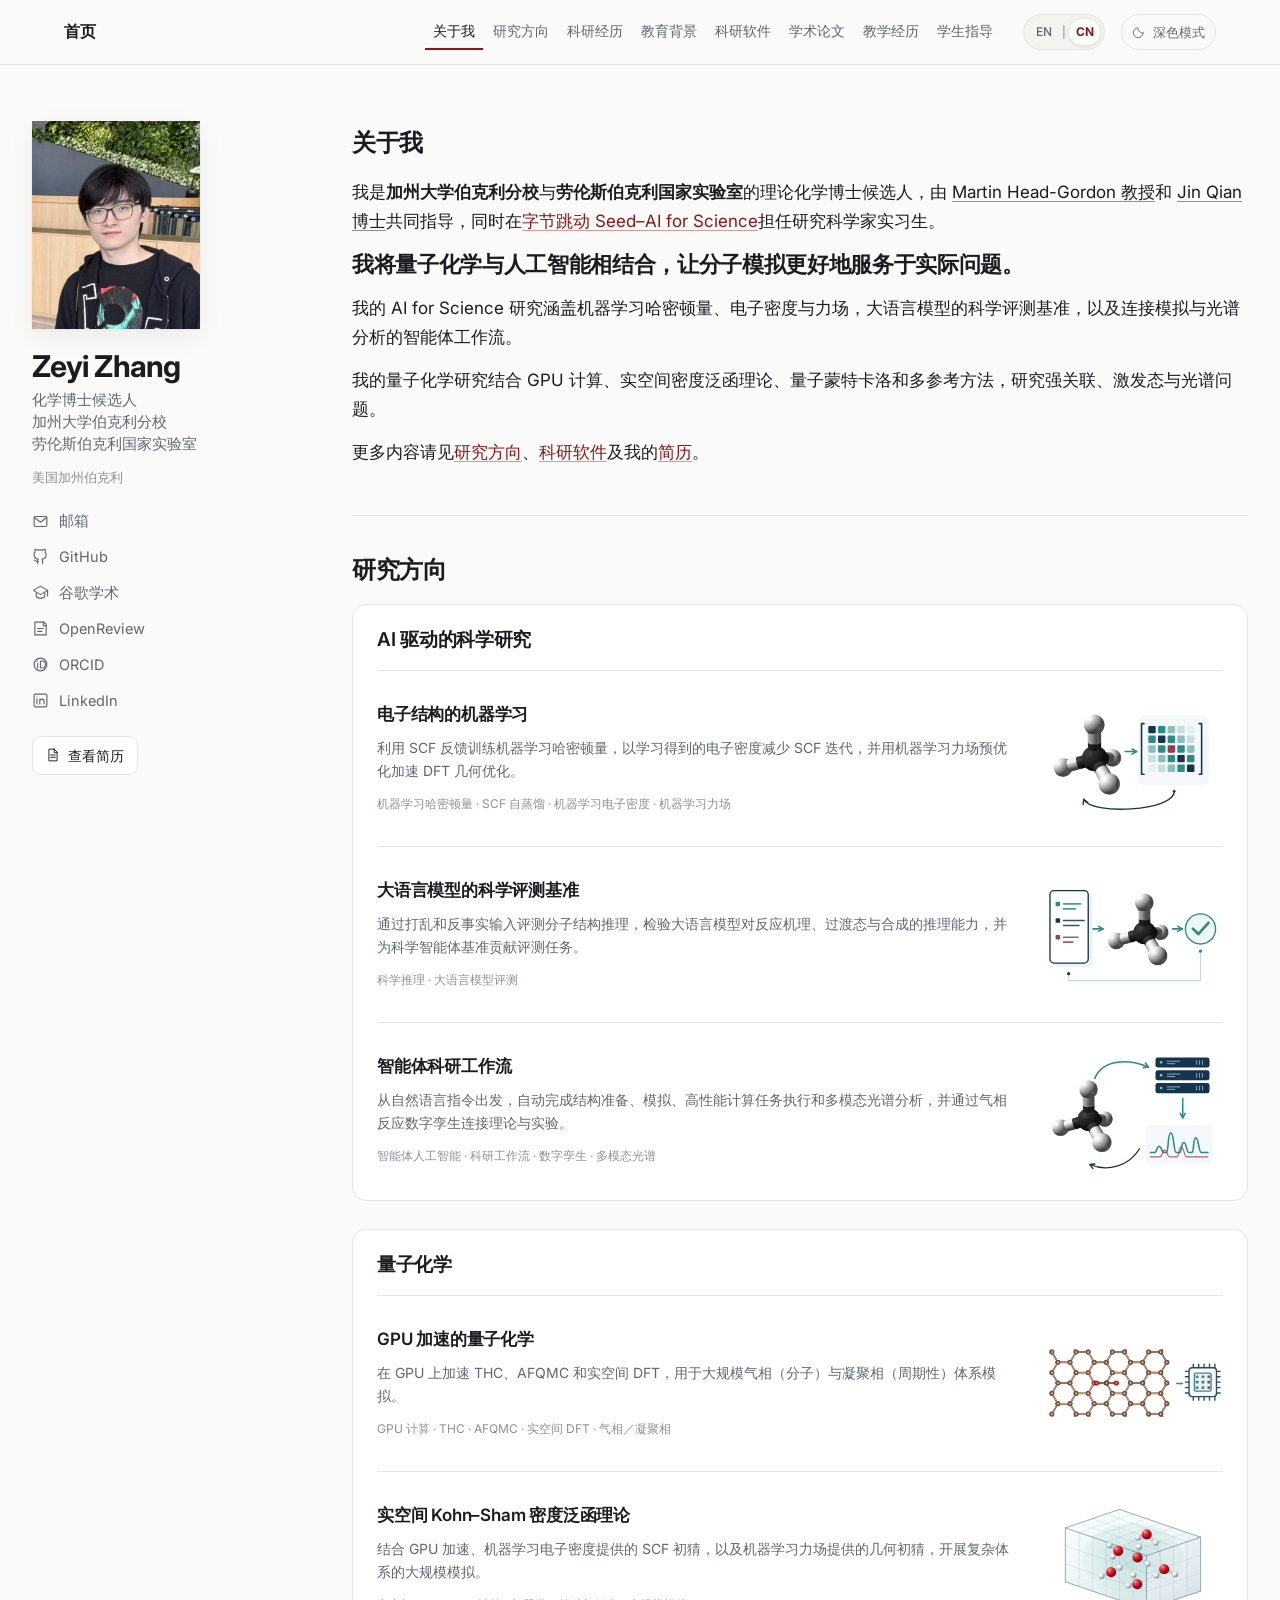
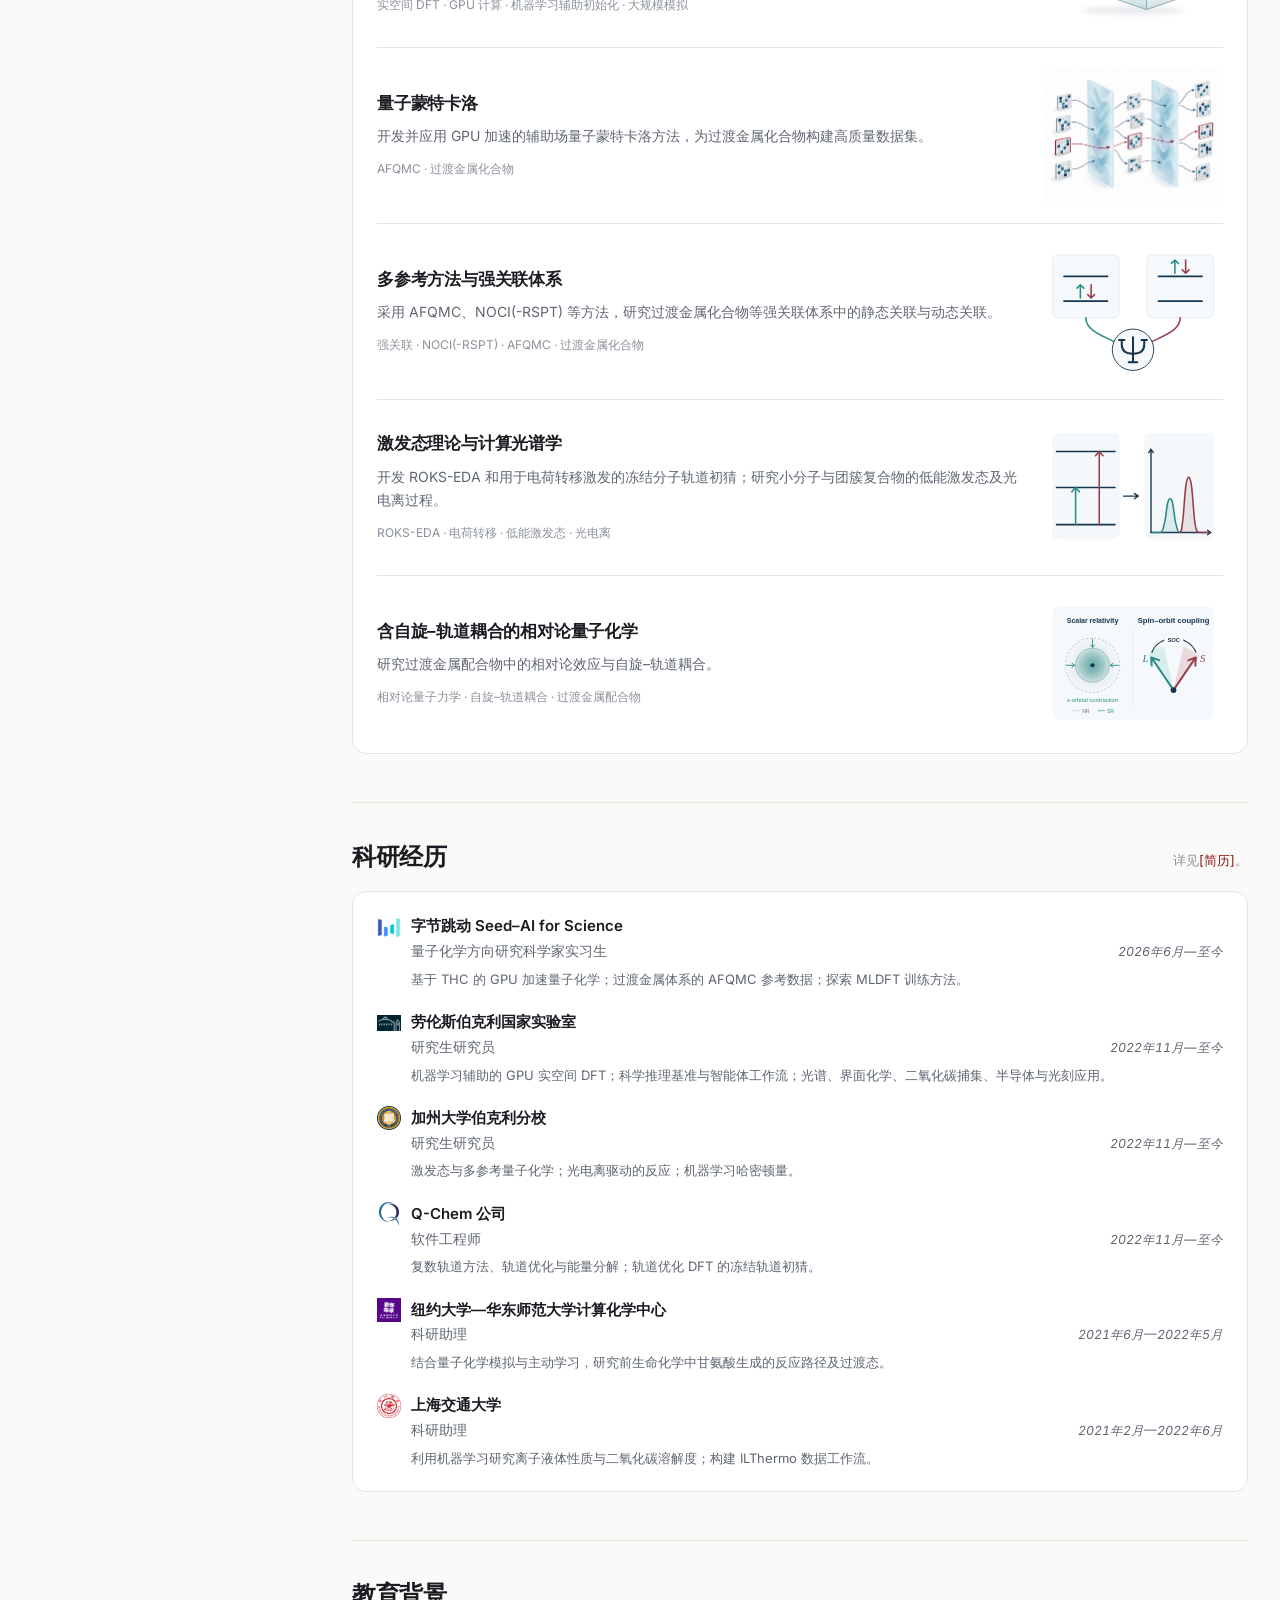
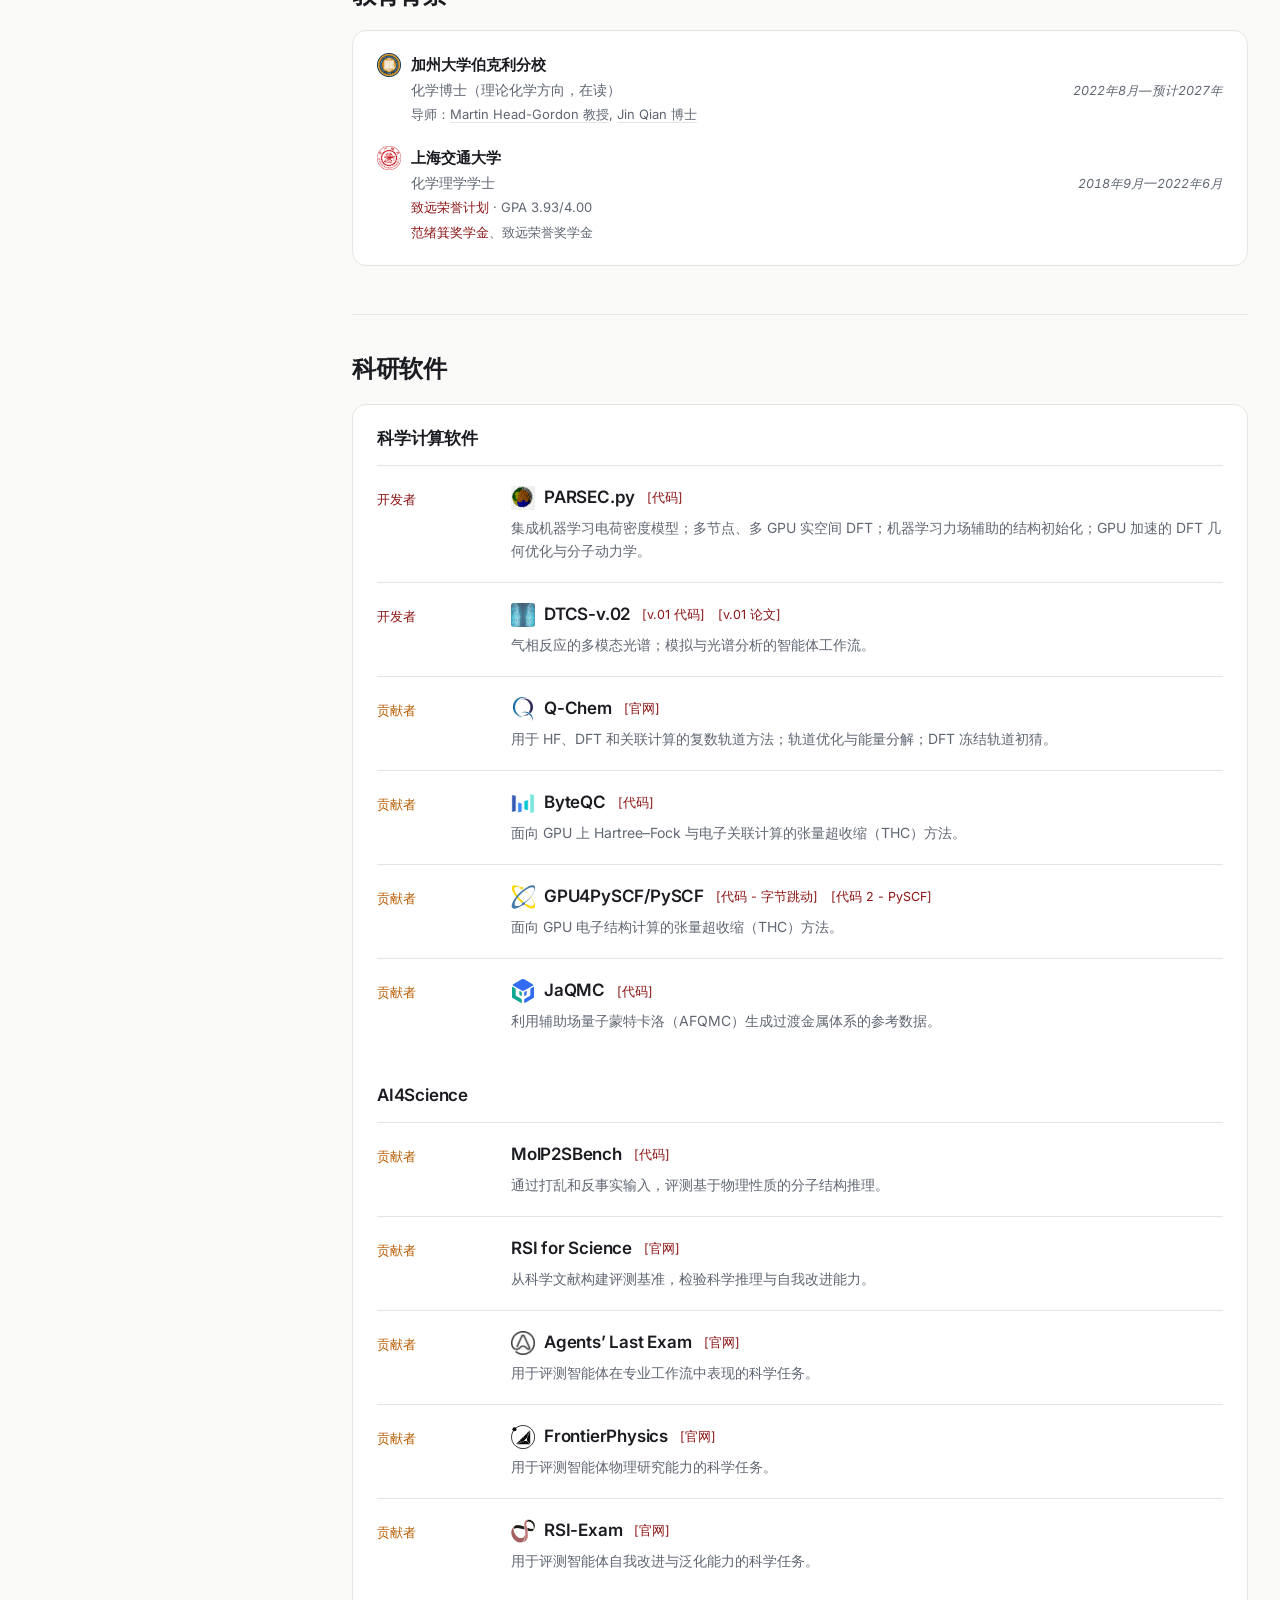
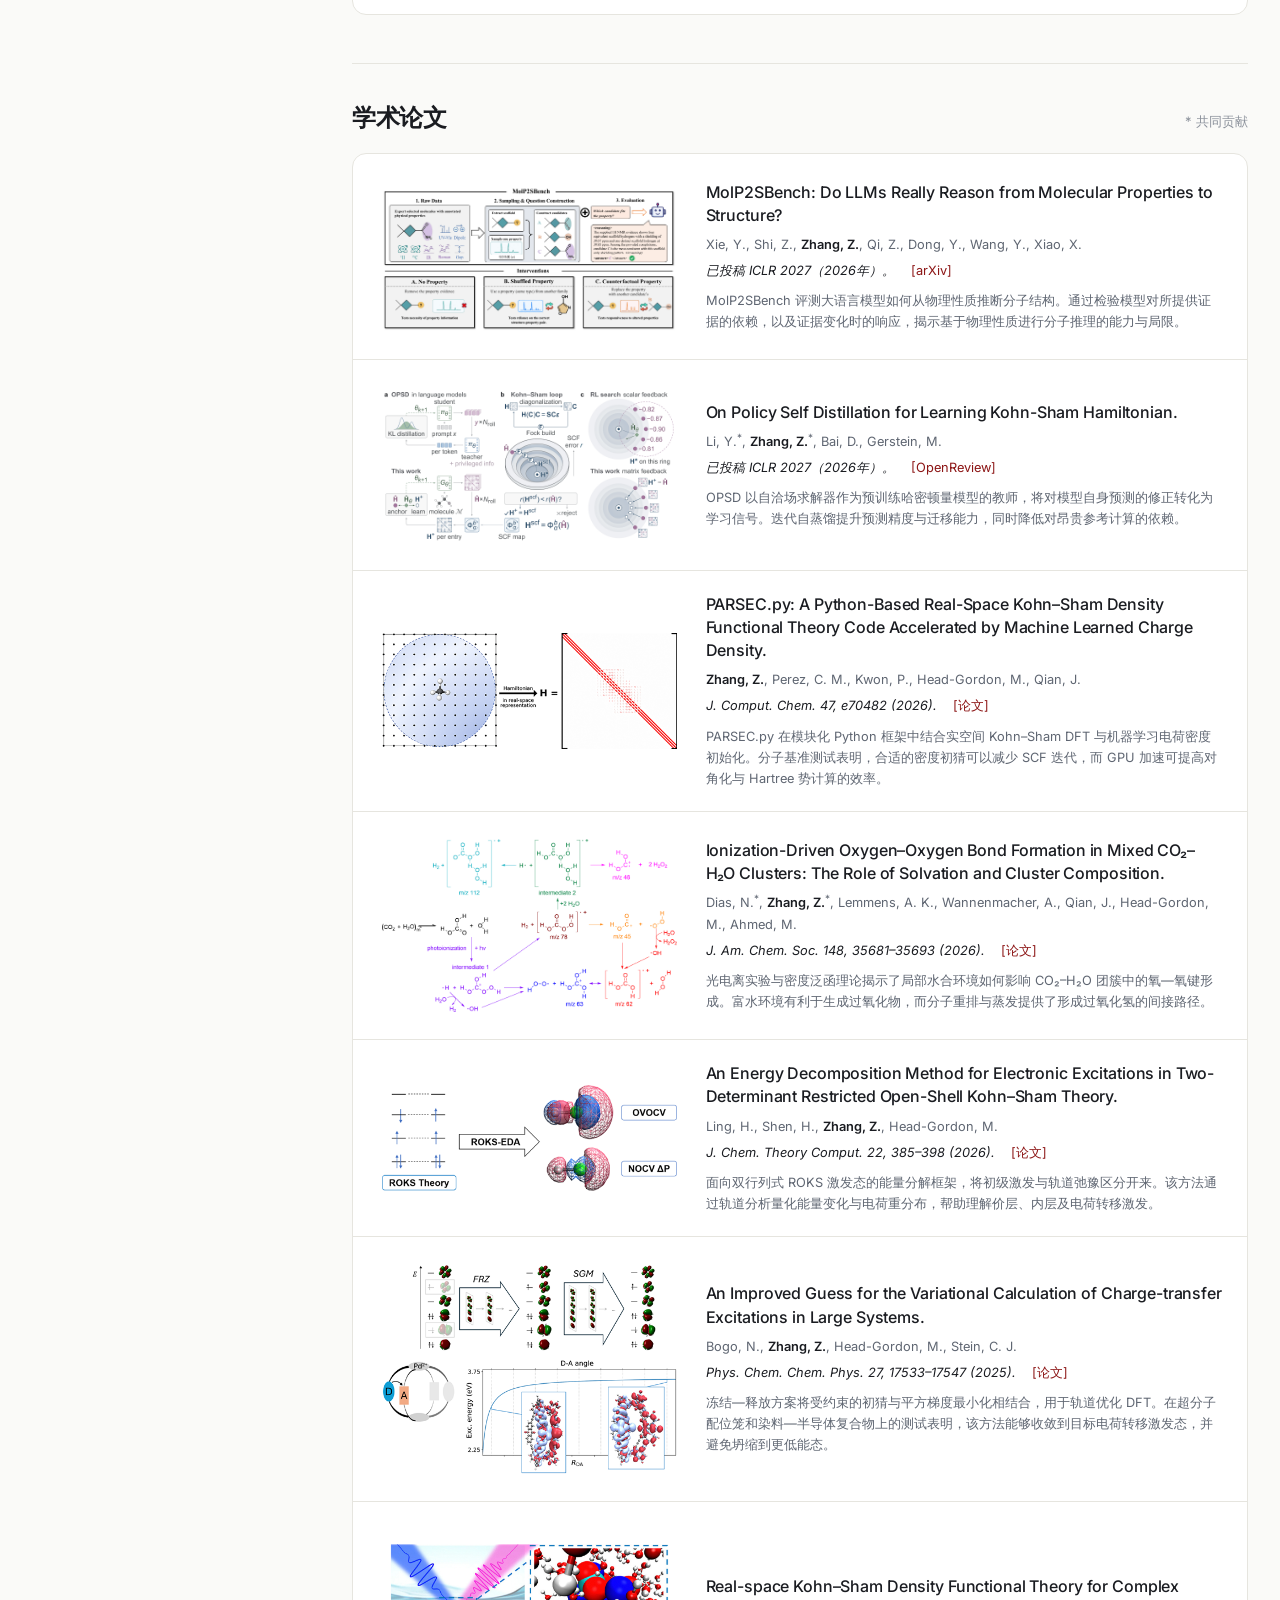
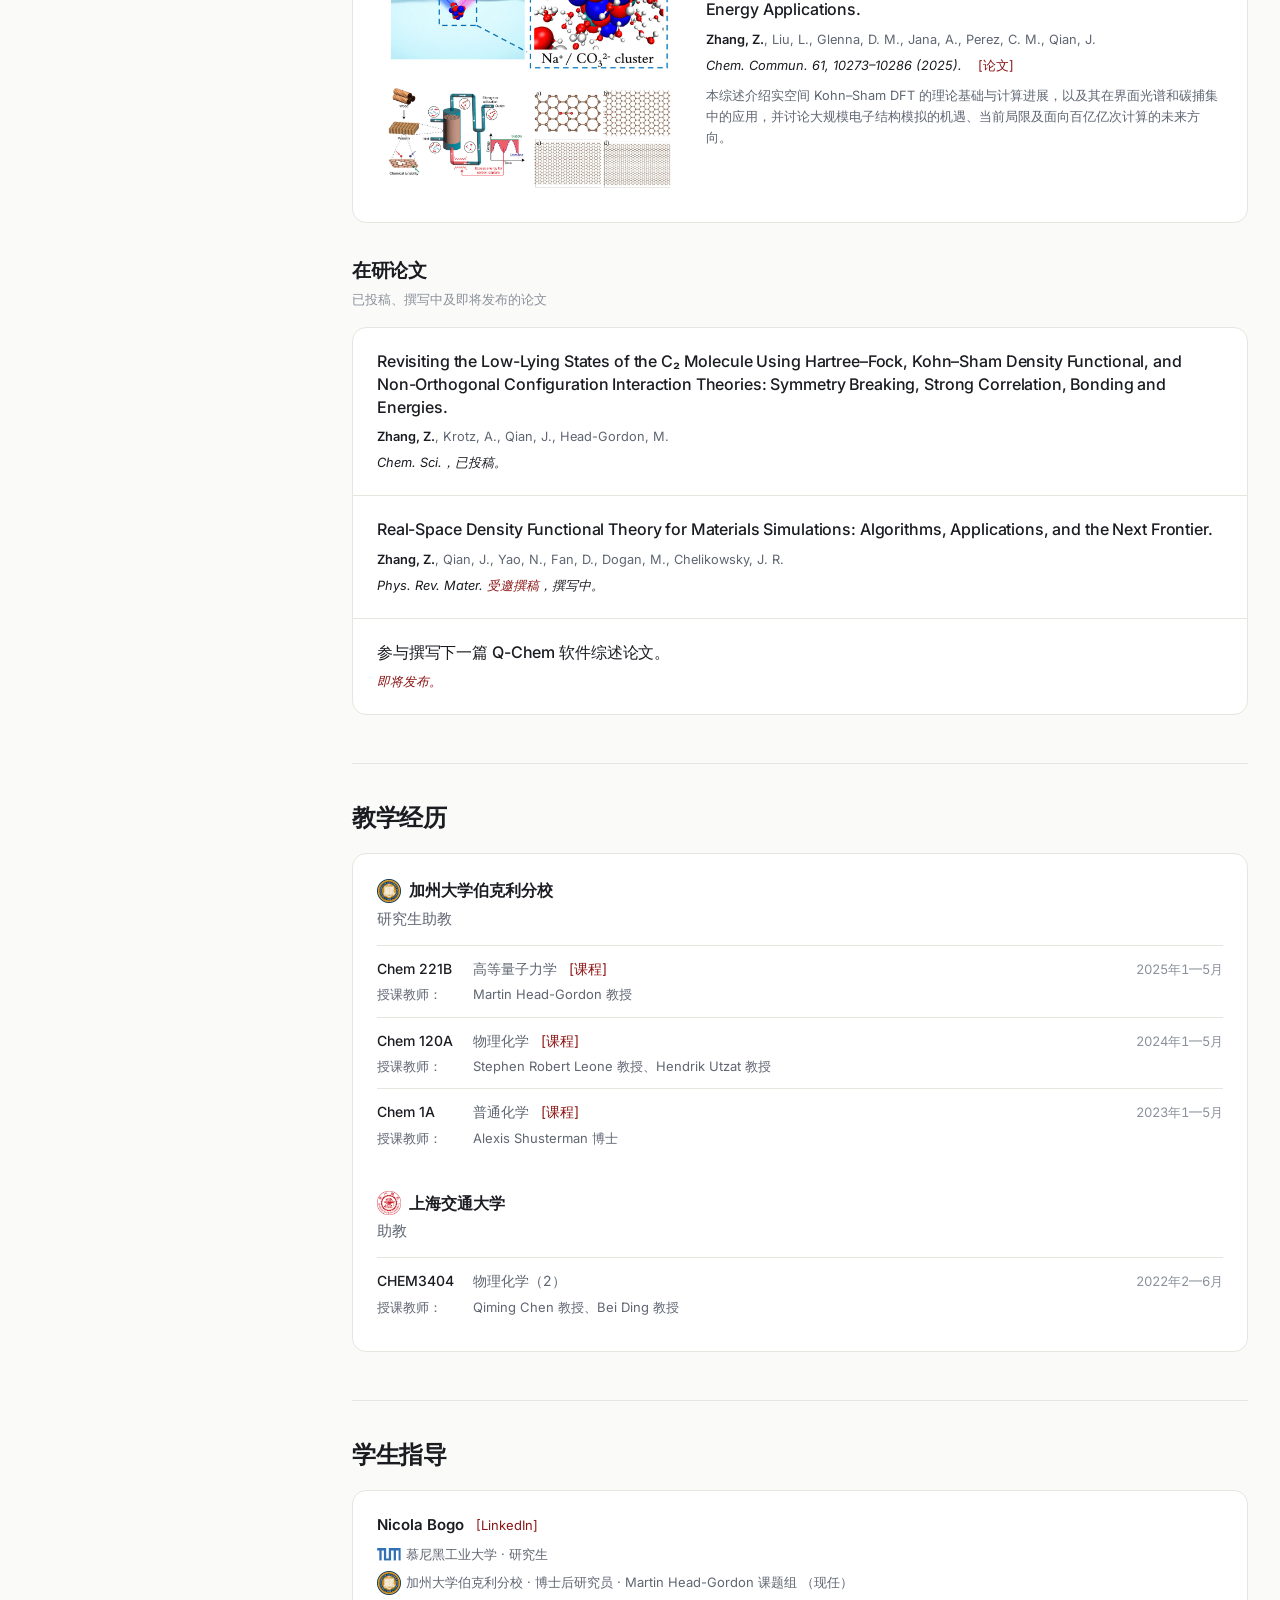
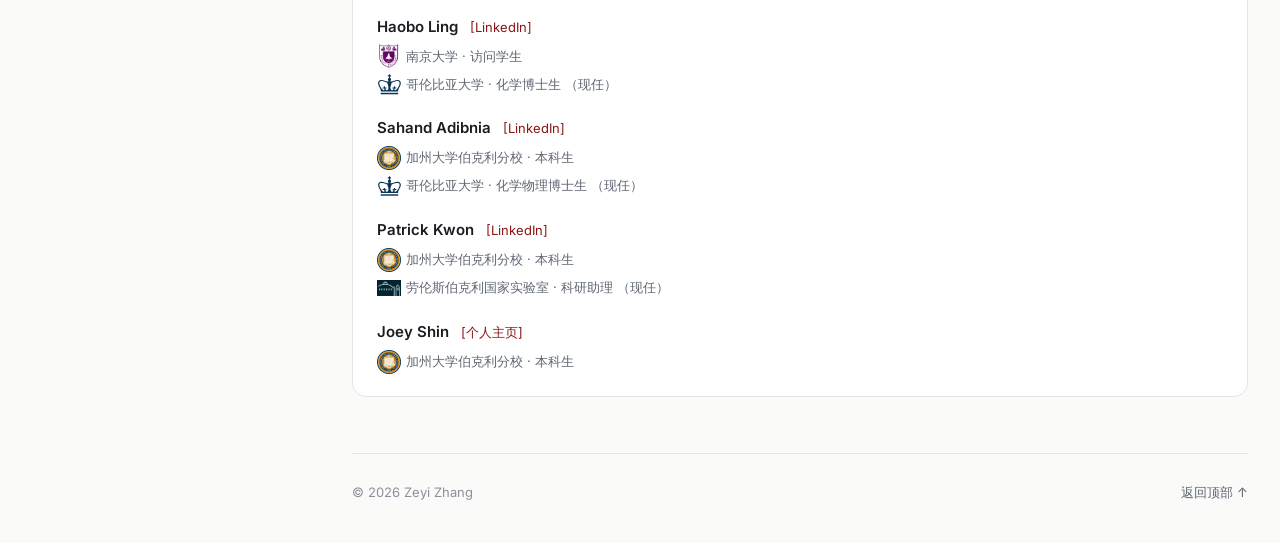
<file: docs/zh/experience.html>
<!doctype html><html lang="zh-CN"><head><meta charset="utf-8"><meta name="viewport" content="width=device-width, initial-scale=1"><meta http-equiv="refresh" content="0;url=index.html#experience"><title>前往 Zeyi Zhang 的主页</title></head><body><p>此页面已迁移。<a href="index.html#experience">前往科研经历</a>.</p><script>const aliases={"q-chem": "qchem-software", "real-space": "parsec-software", "ecnu": "nyu-ecnu"};const old=location.hash.slice(1);location.replace('index.html#'+(aliases[old]||old||'experience'));</script></body></html>
</file>
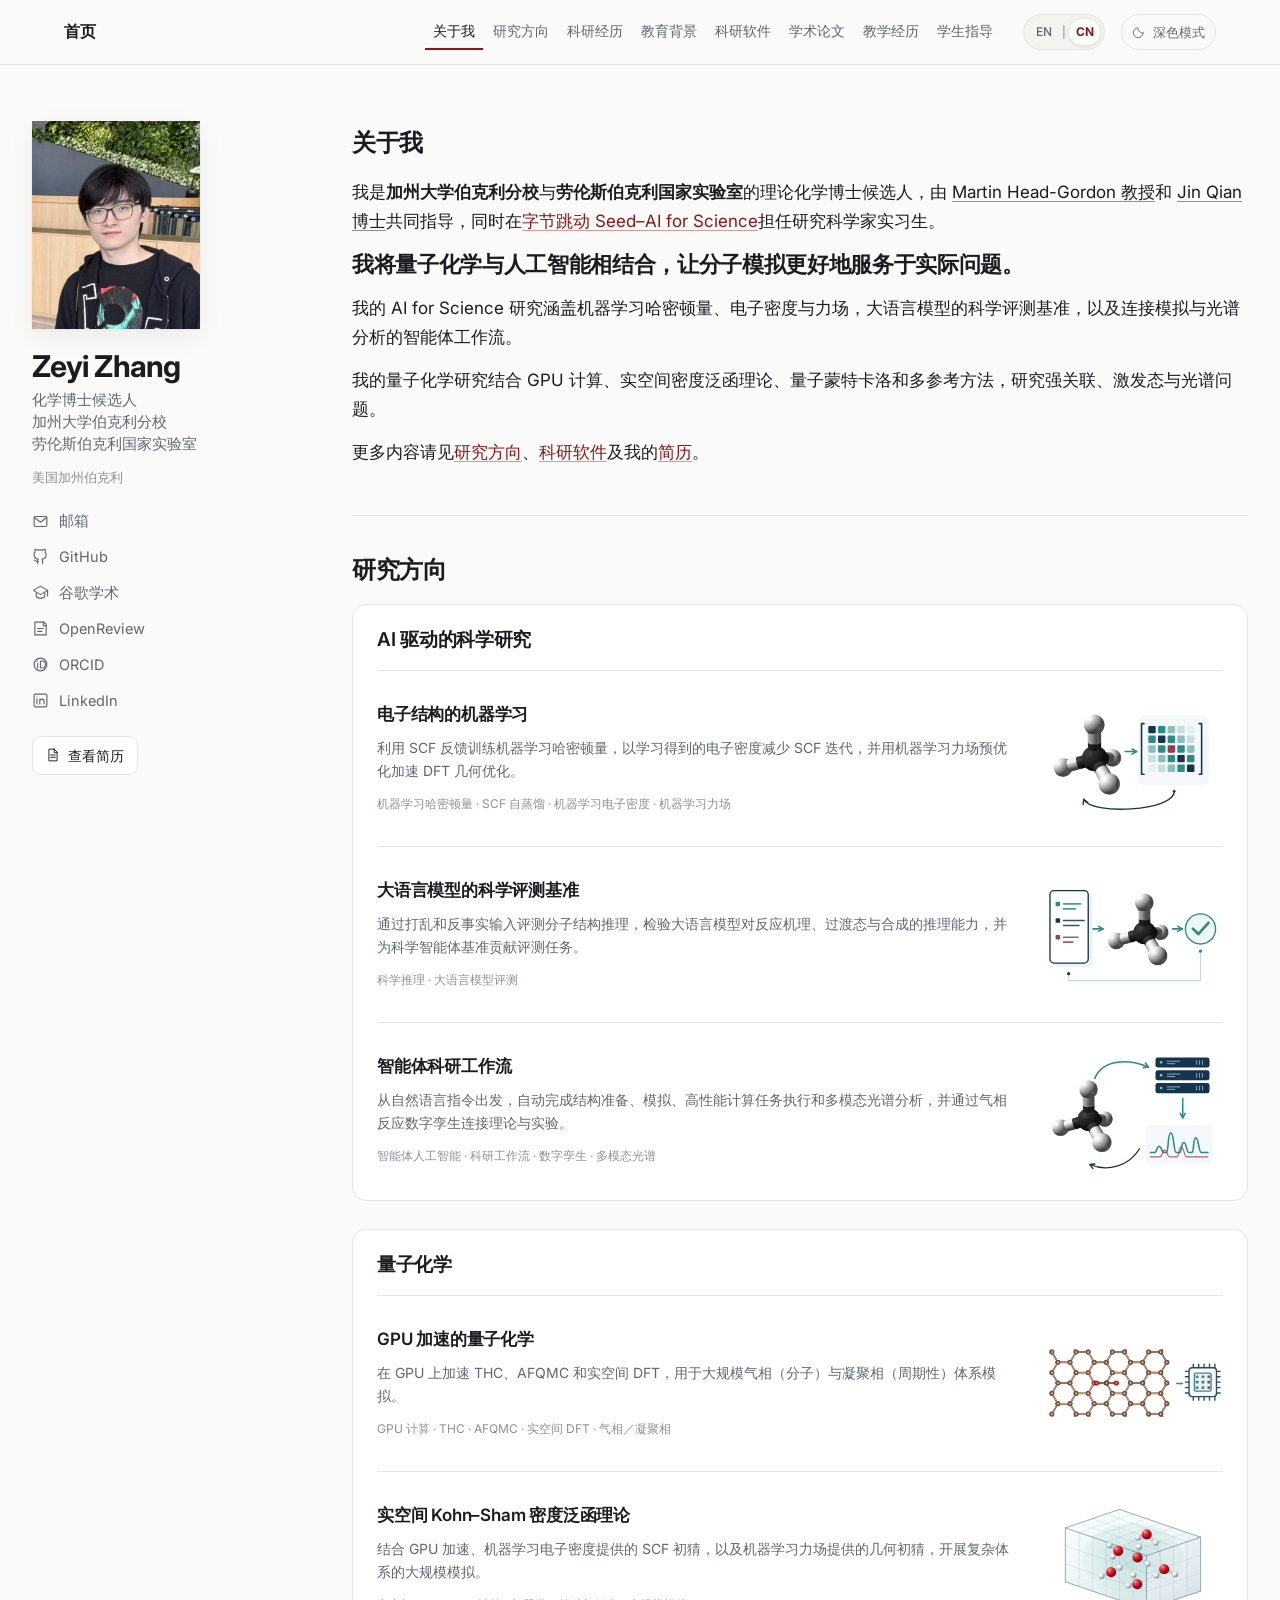
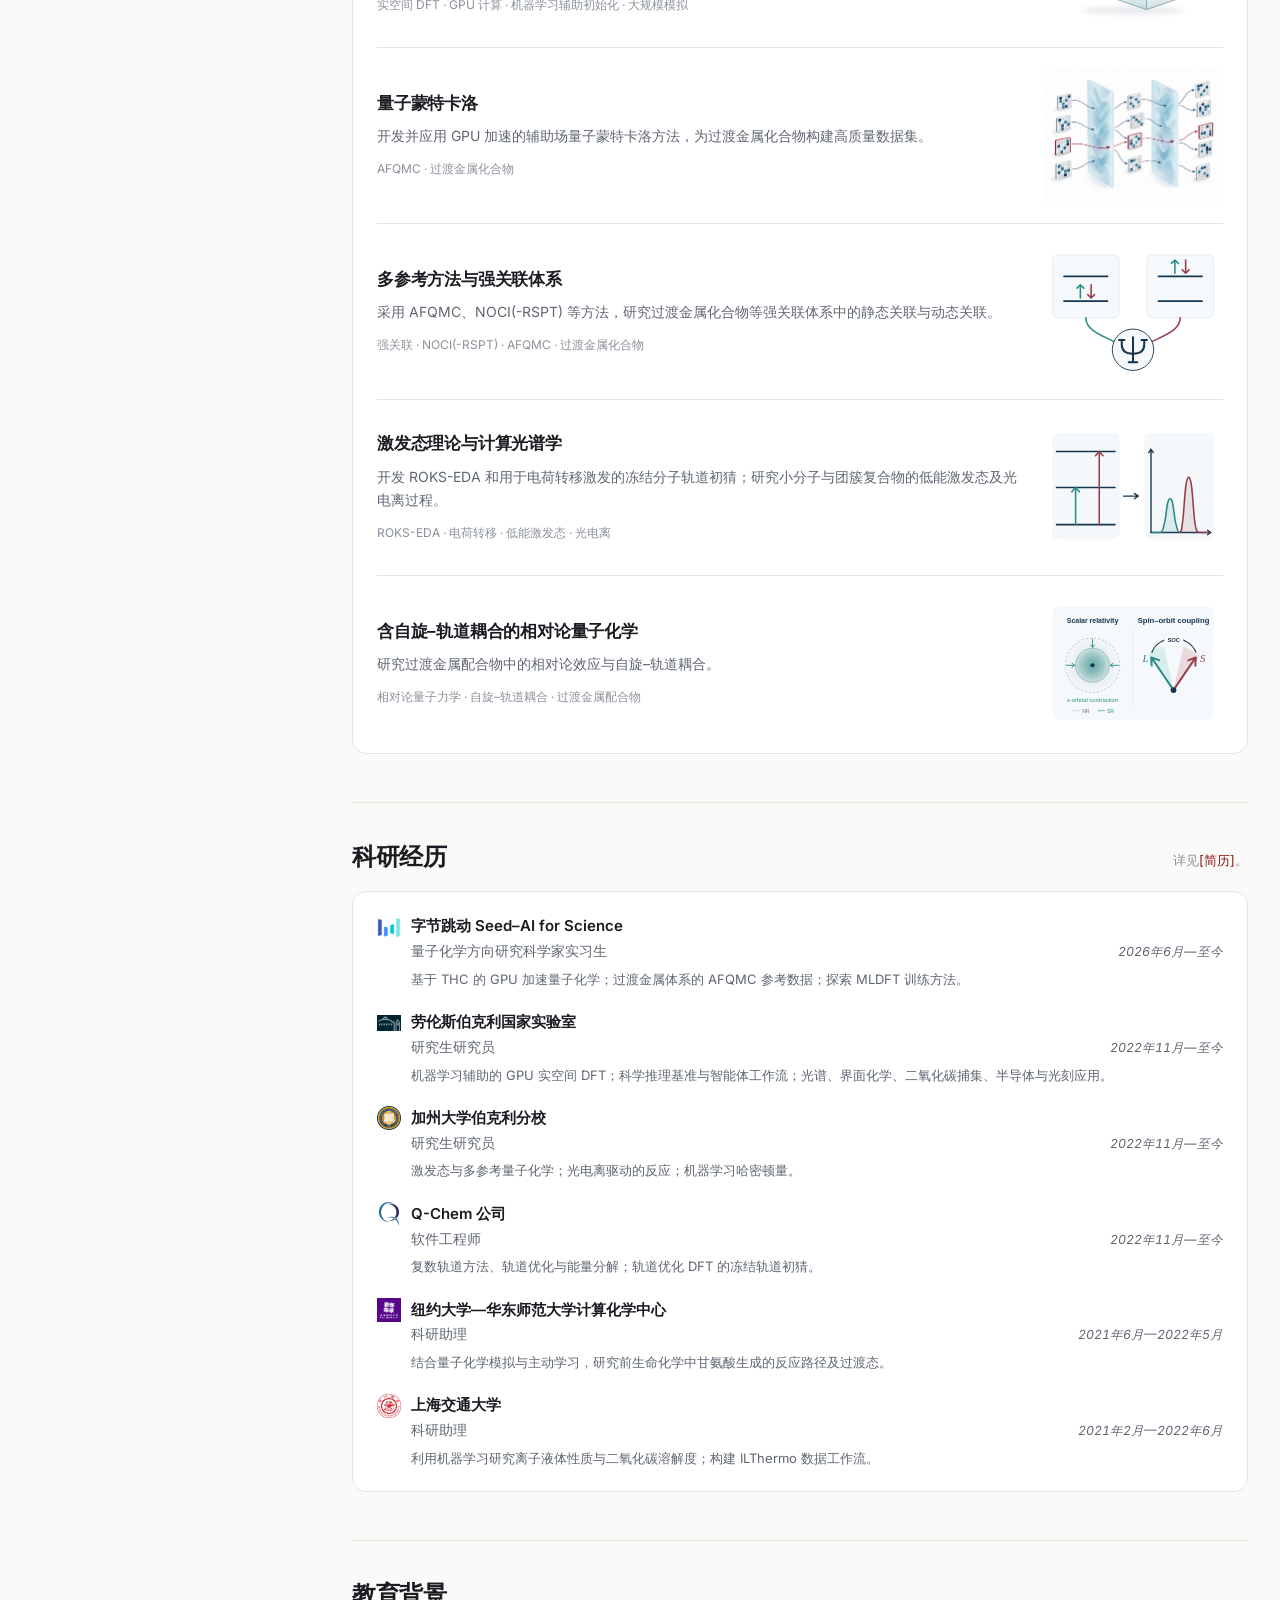
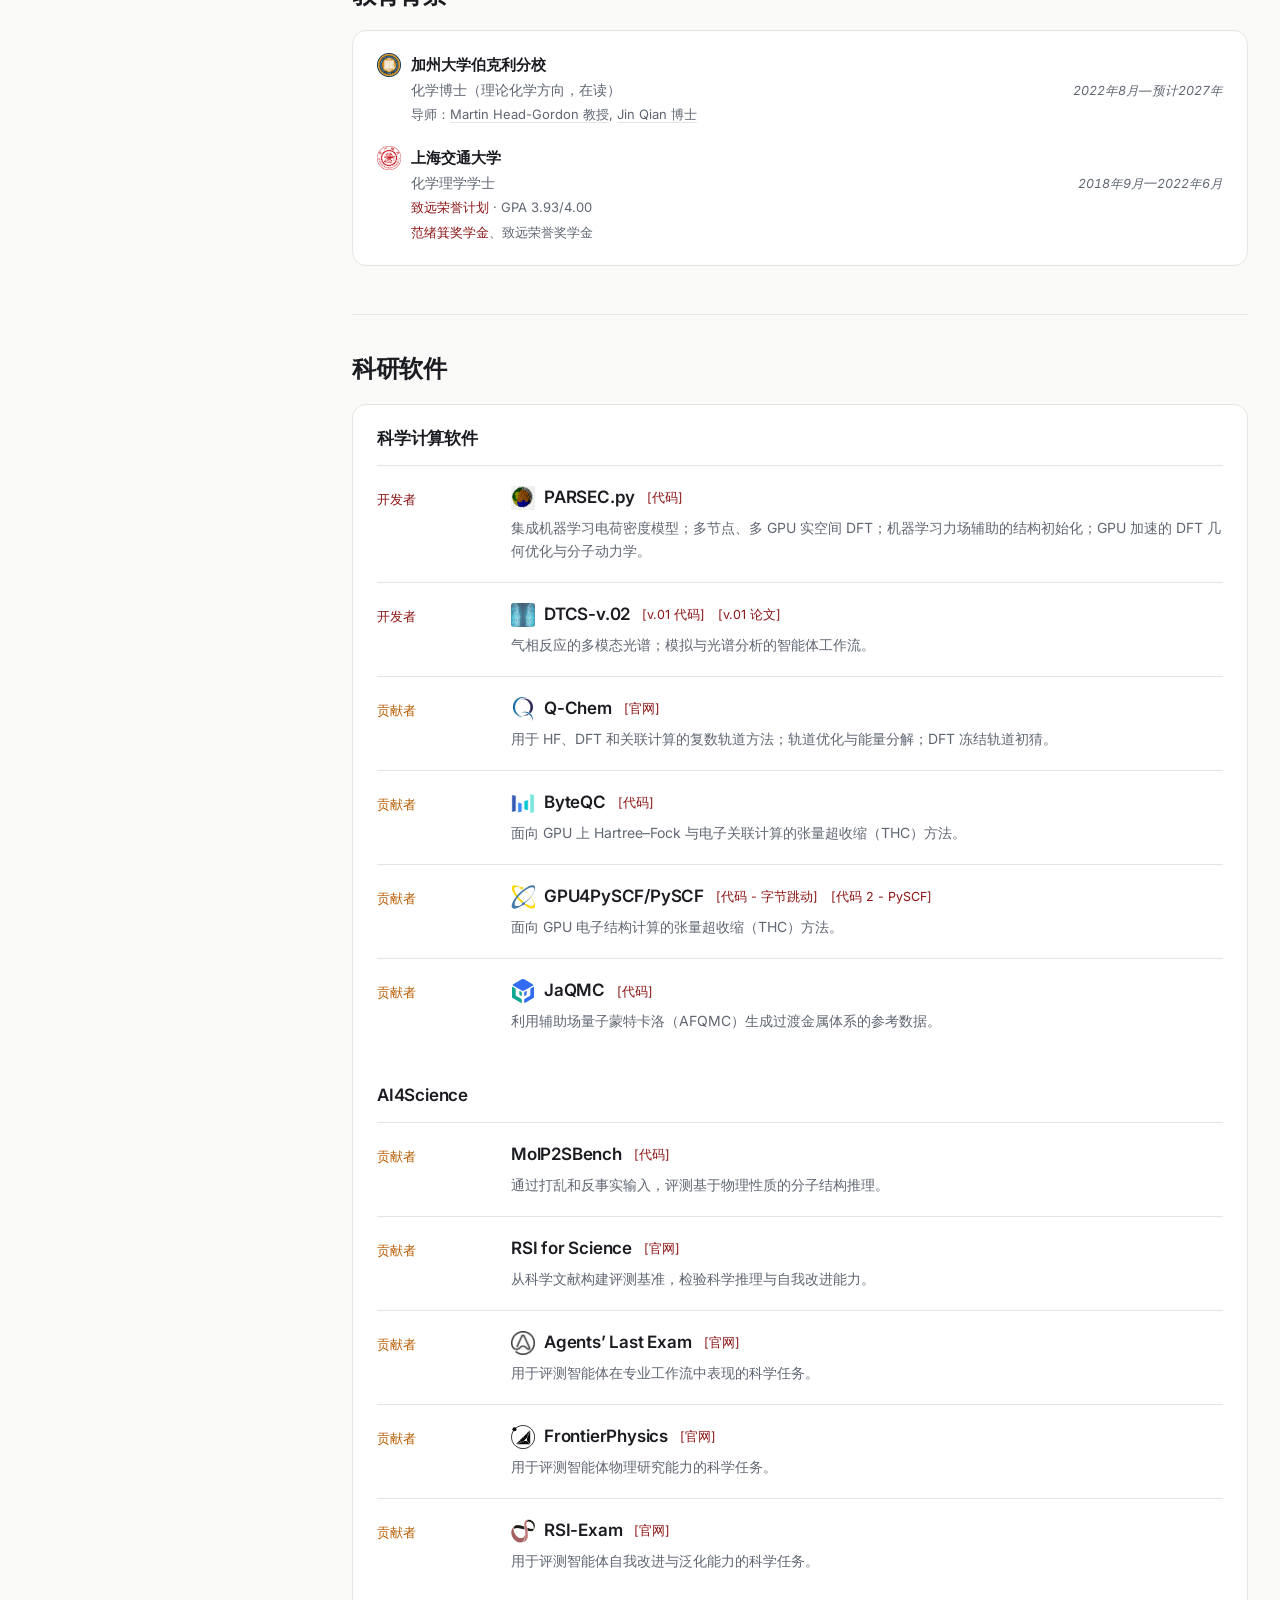
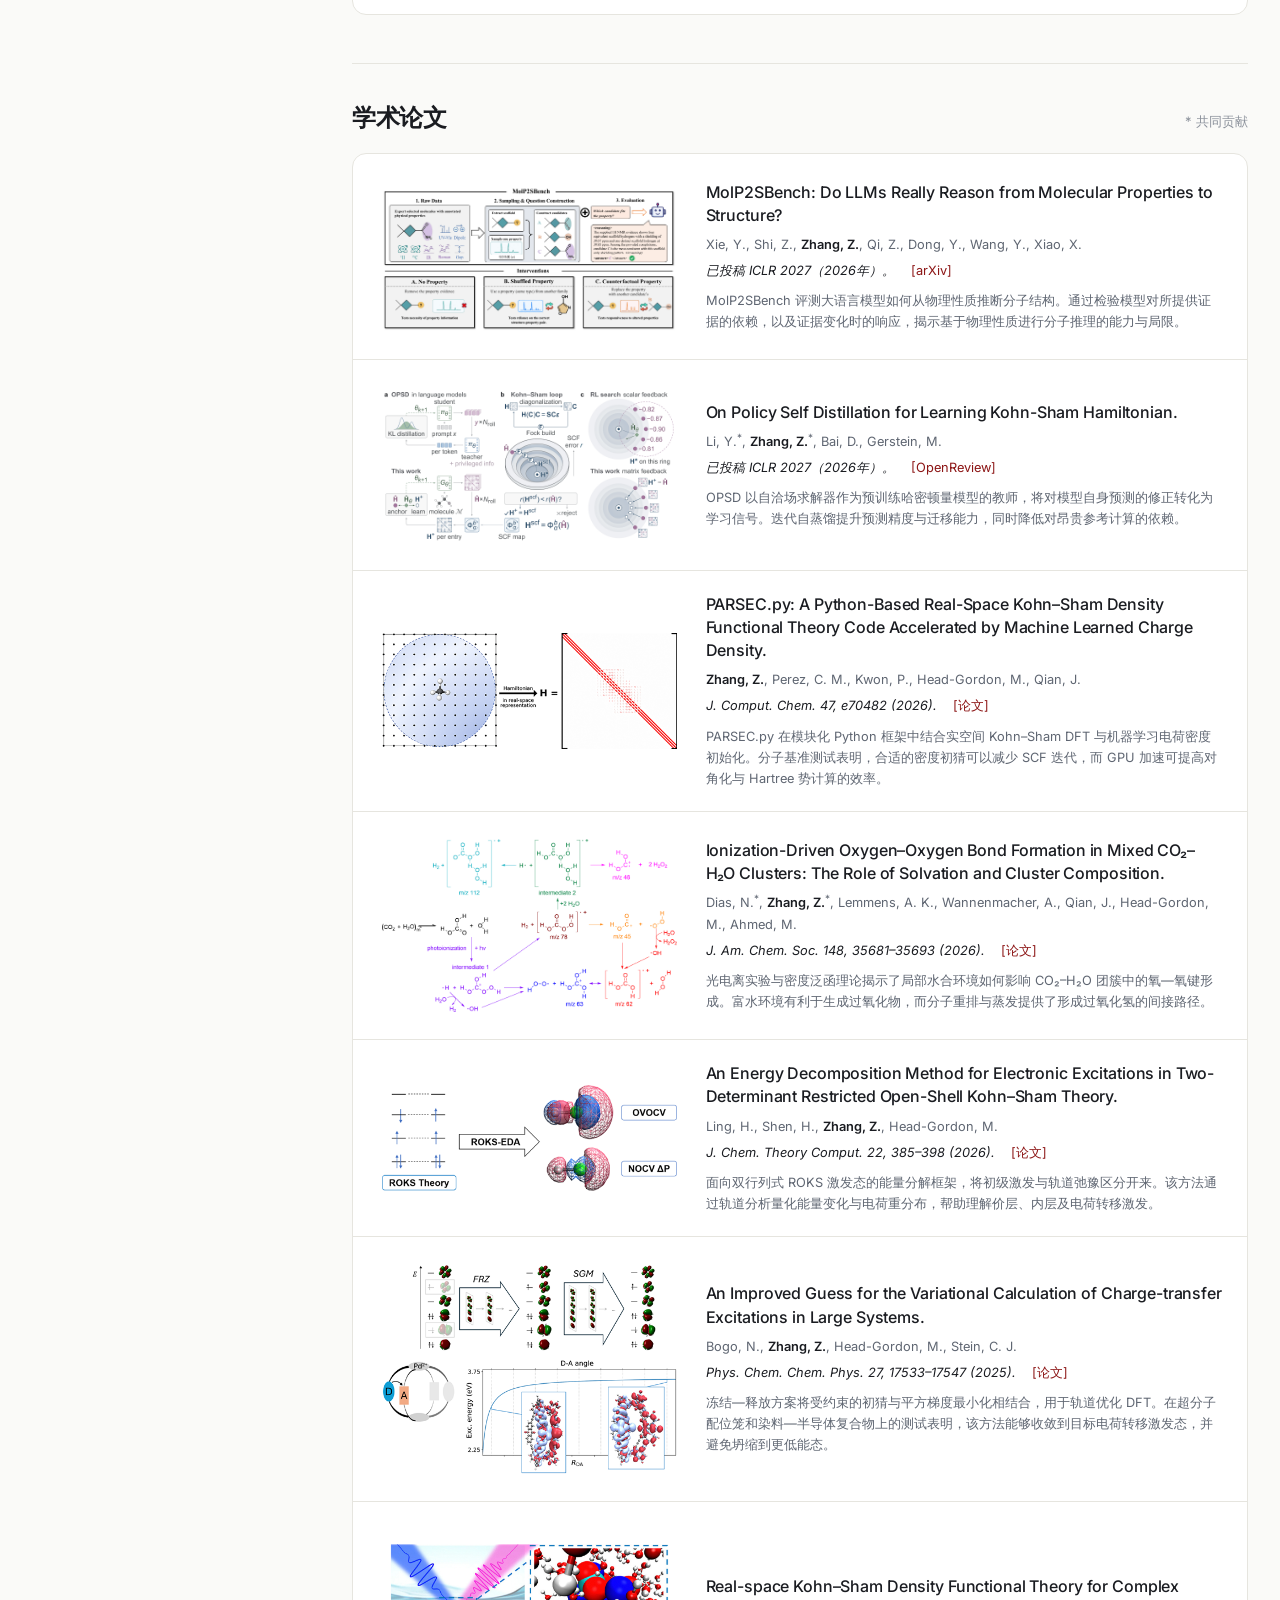
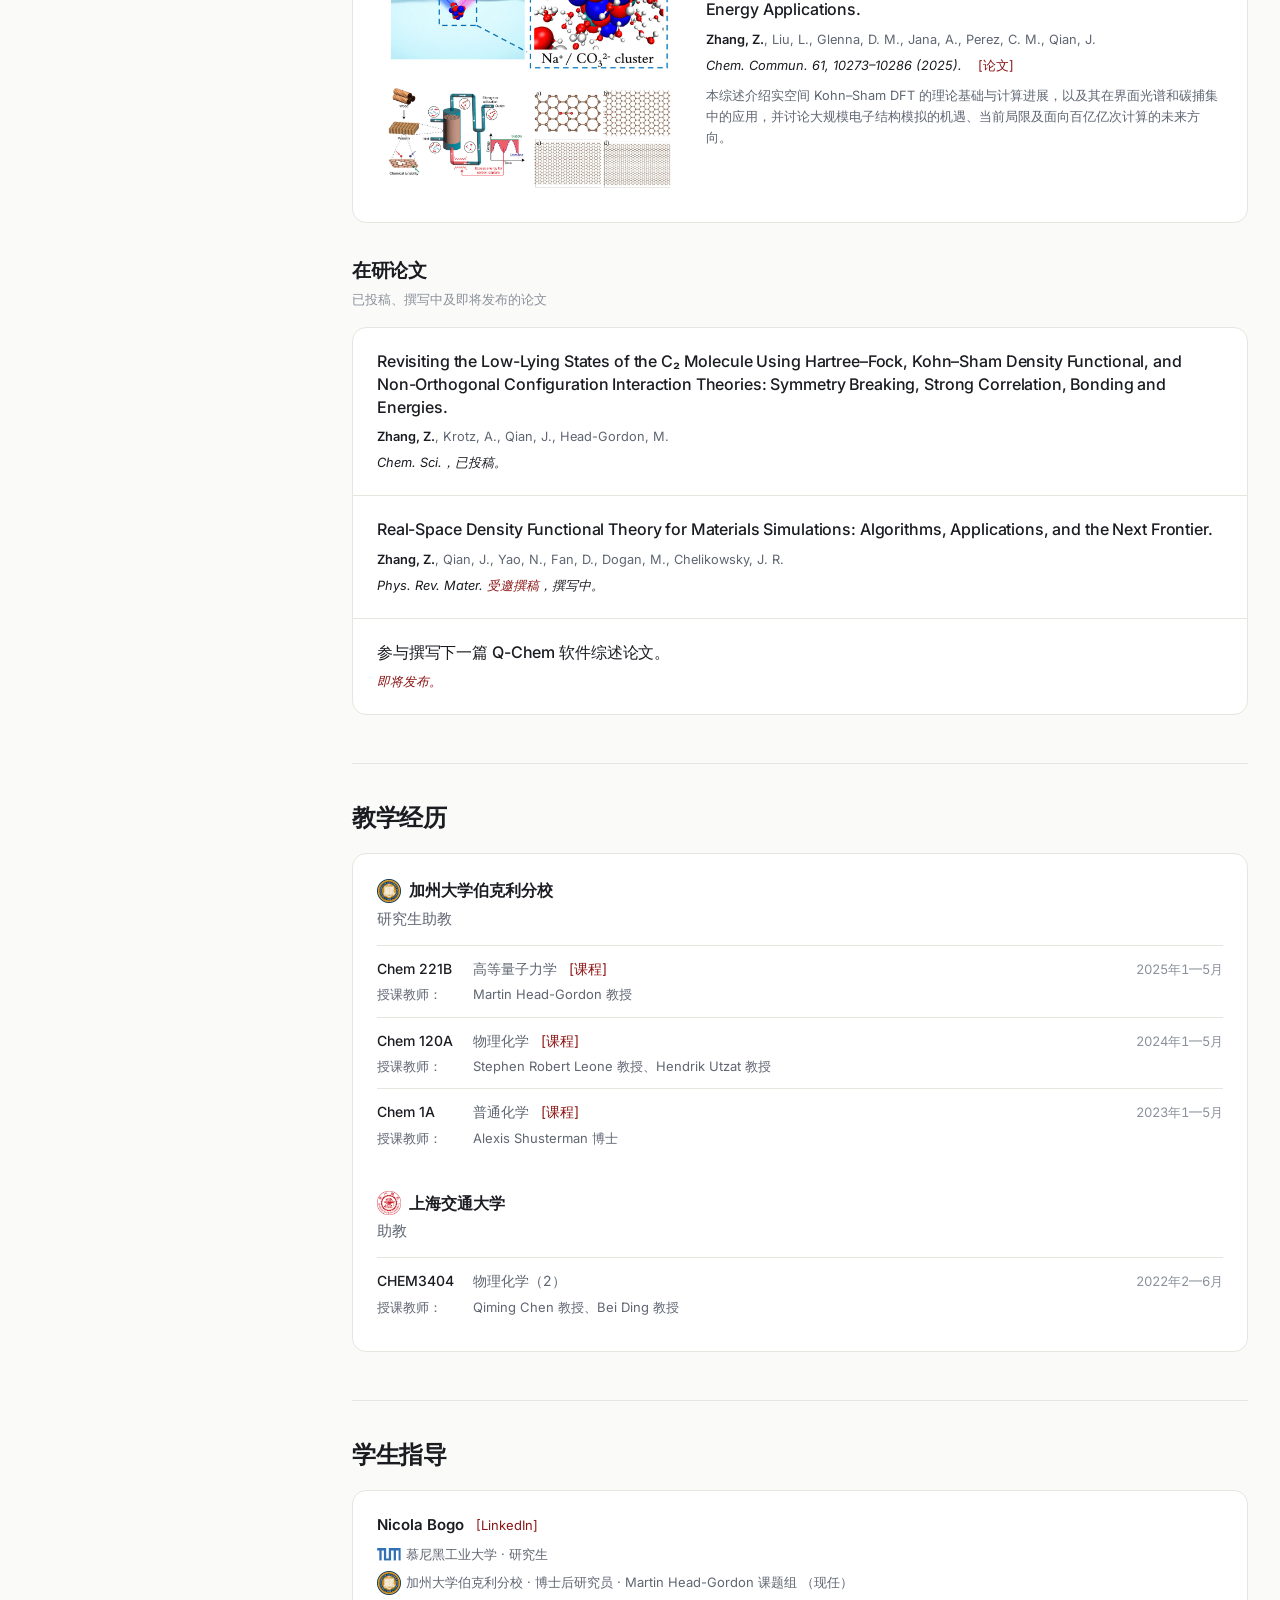
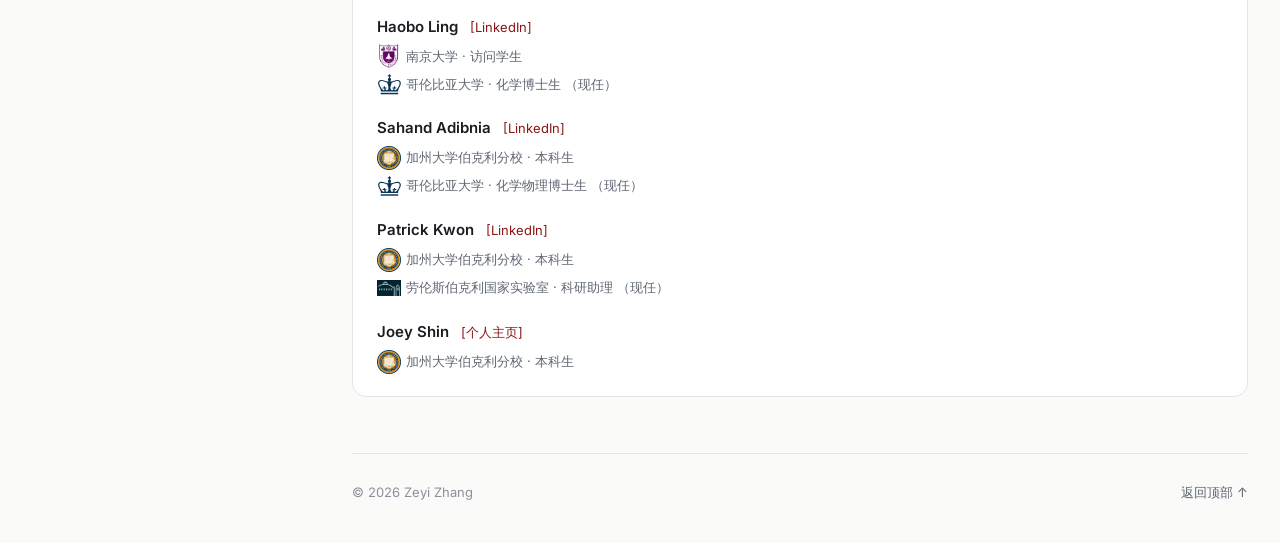
<file: docs/zh/publications.html>
<!doctype html><html lang="zh-CN"><head><meta charset="utf-8"><meta name="viewport" content="width=device-width, initial-scale=1"><meta http-equiv="refresh" content="0;url=index.html#publications"><title>前往 Zeyi Zhang 的主页</title></head><body><p>此页面已迁移。<a href="index.html#publications">前往学术论文</a>.</p><script>const aliases={"q-chem": "qchem-software", "real-space": "parsec-software", "ecnu": "nyu-ecnu"};const old=location.hash.slice(1);location.replace('index.html#'+(aliases[old]||old||'publications'));</script></body></html>
</file>
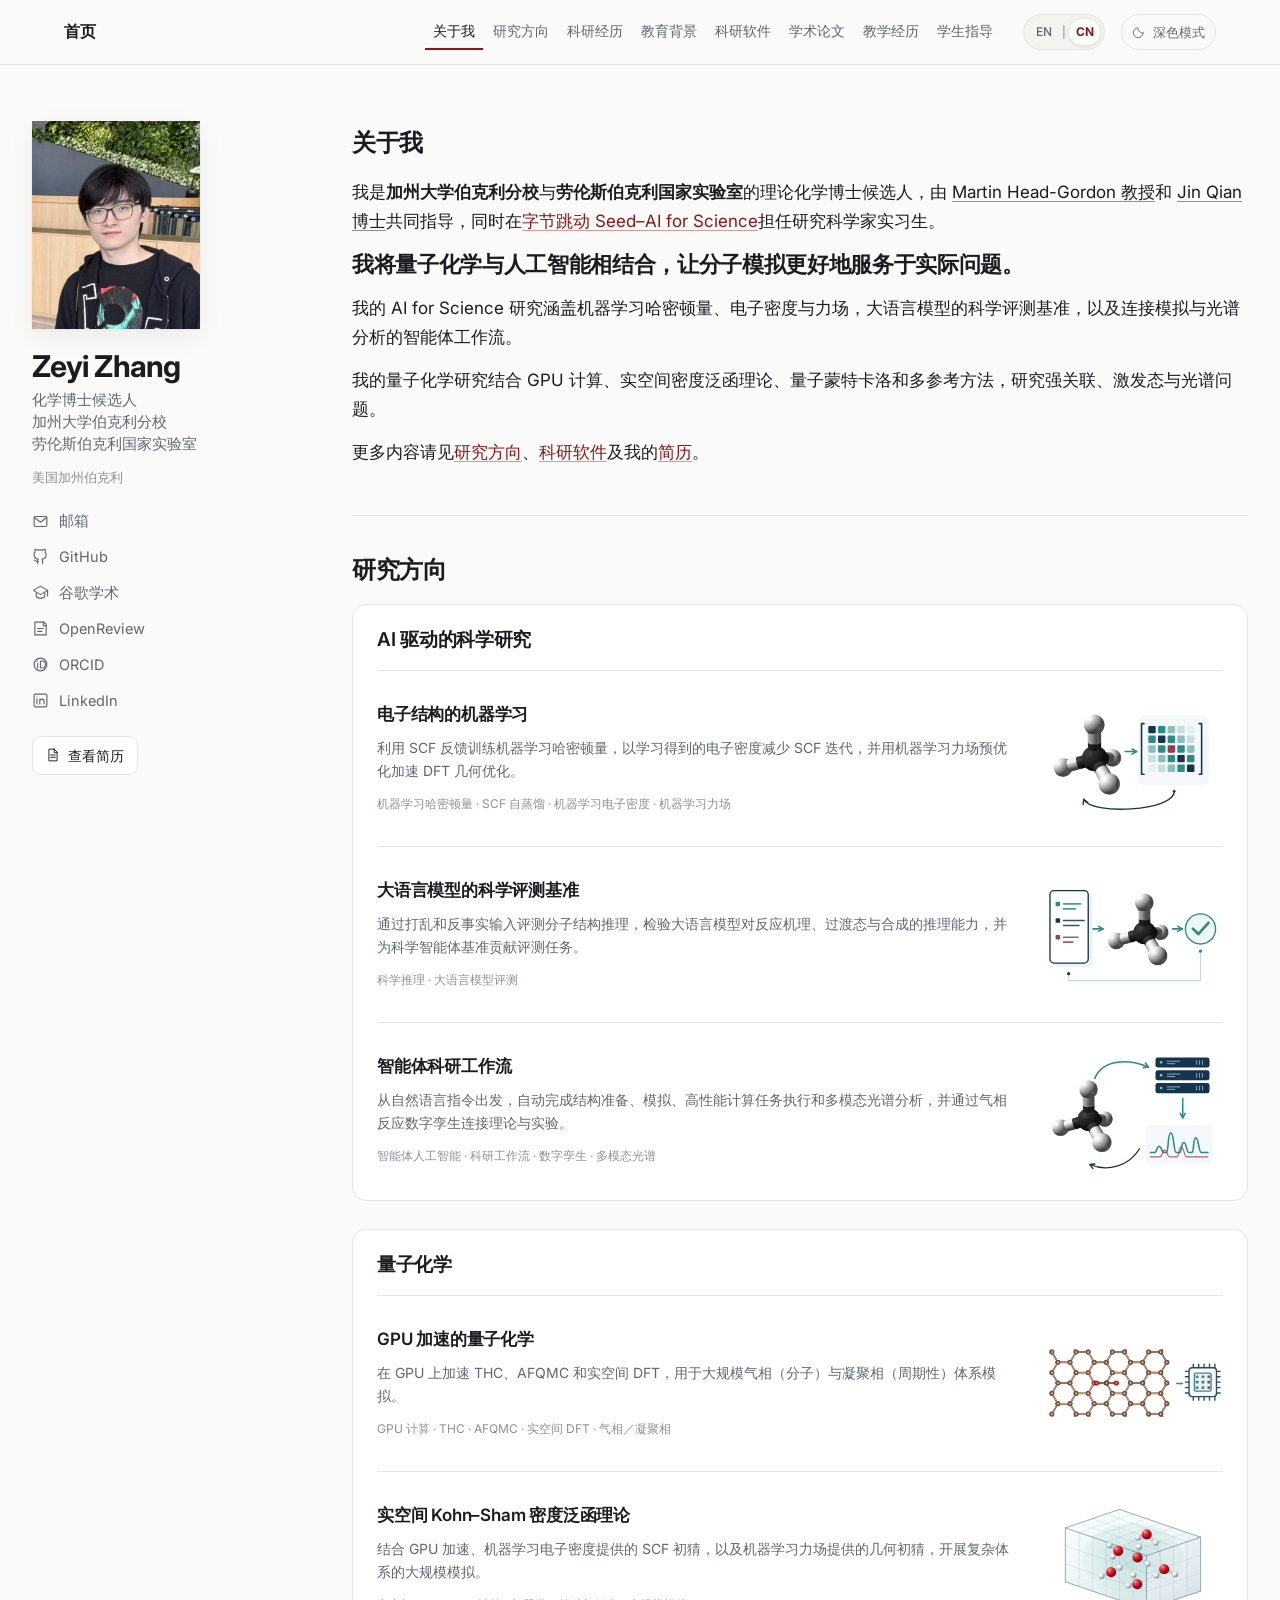
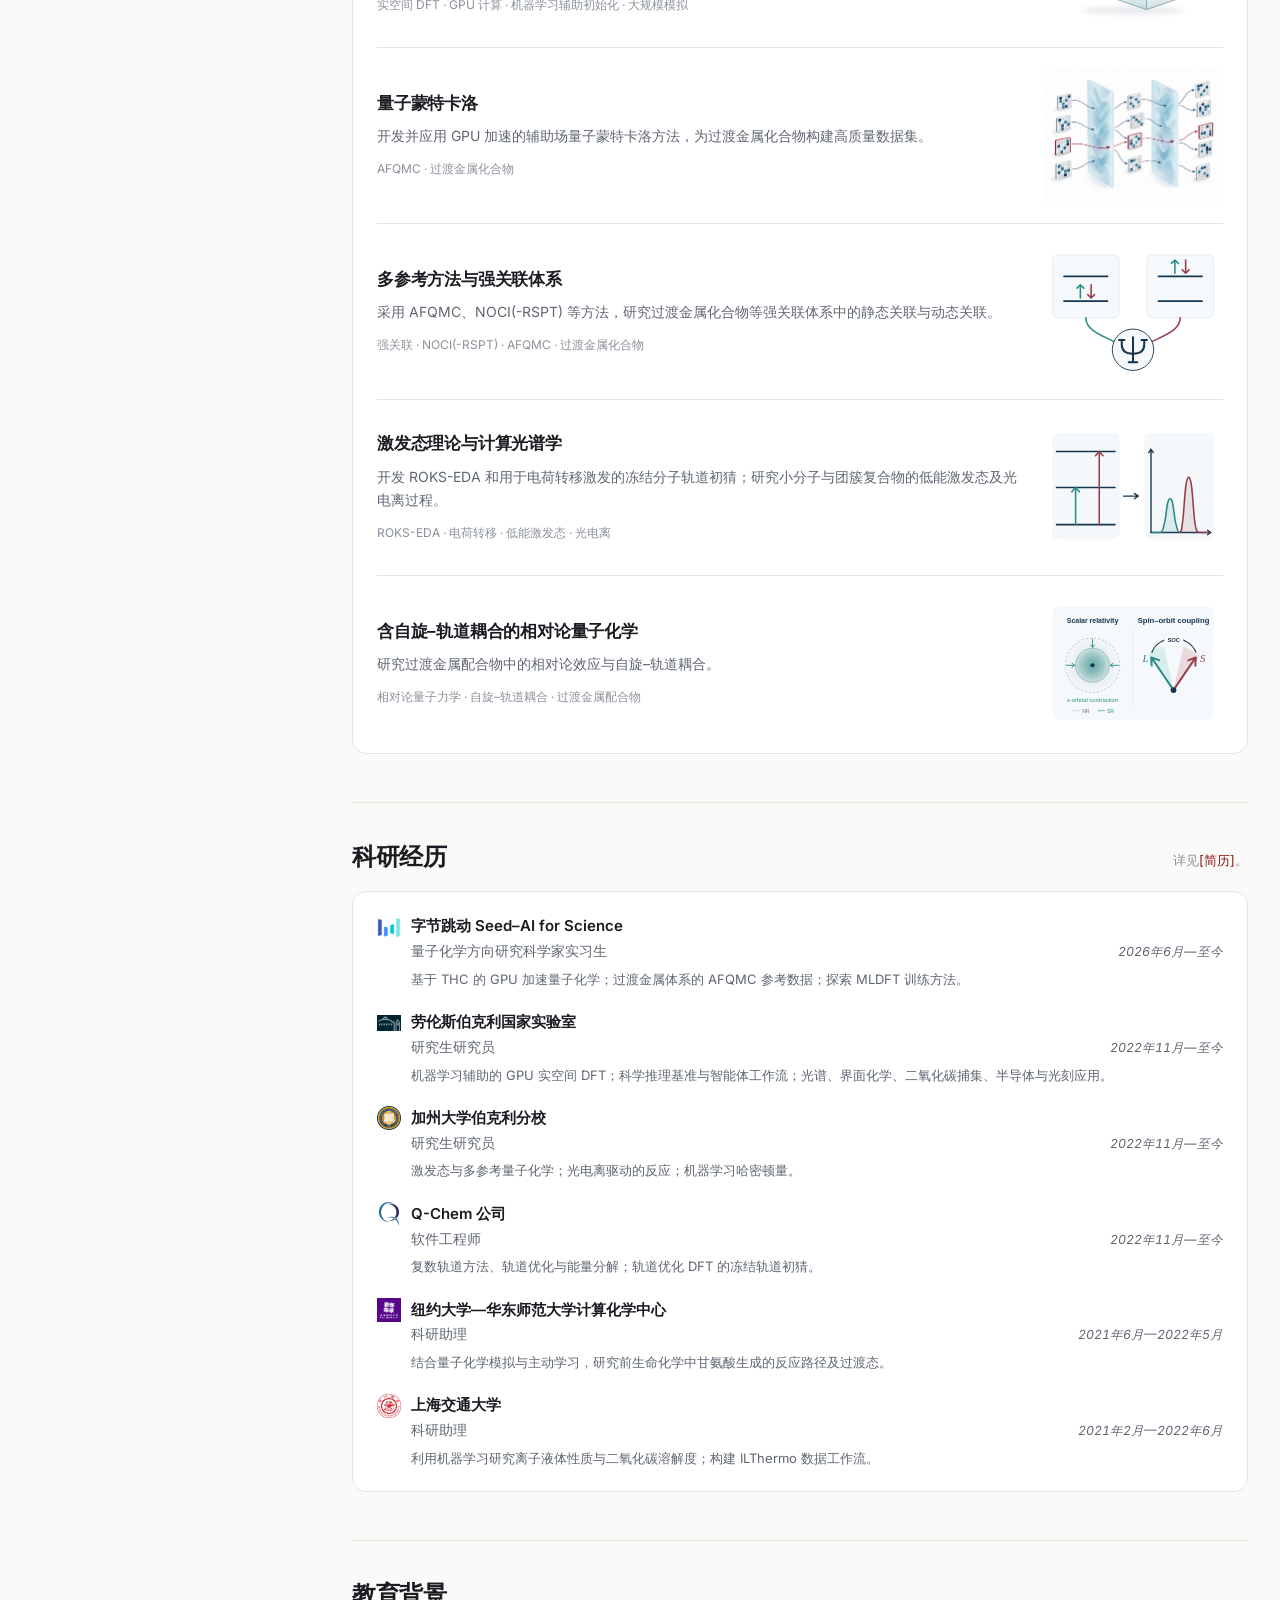
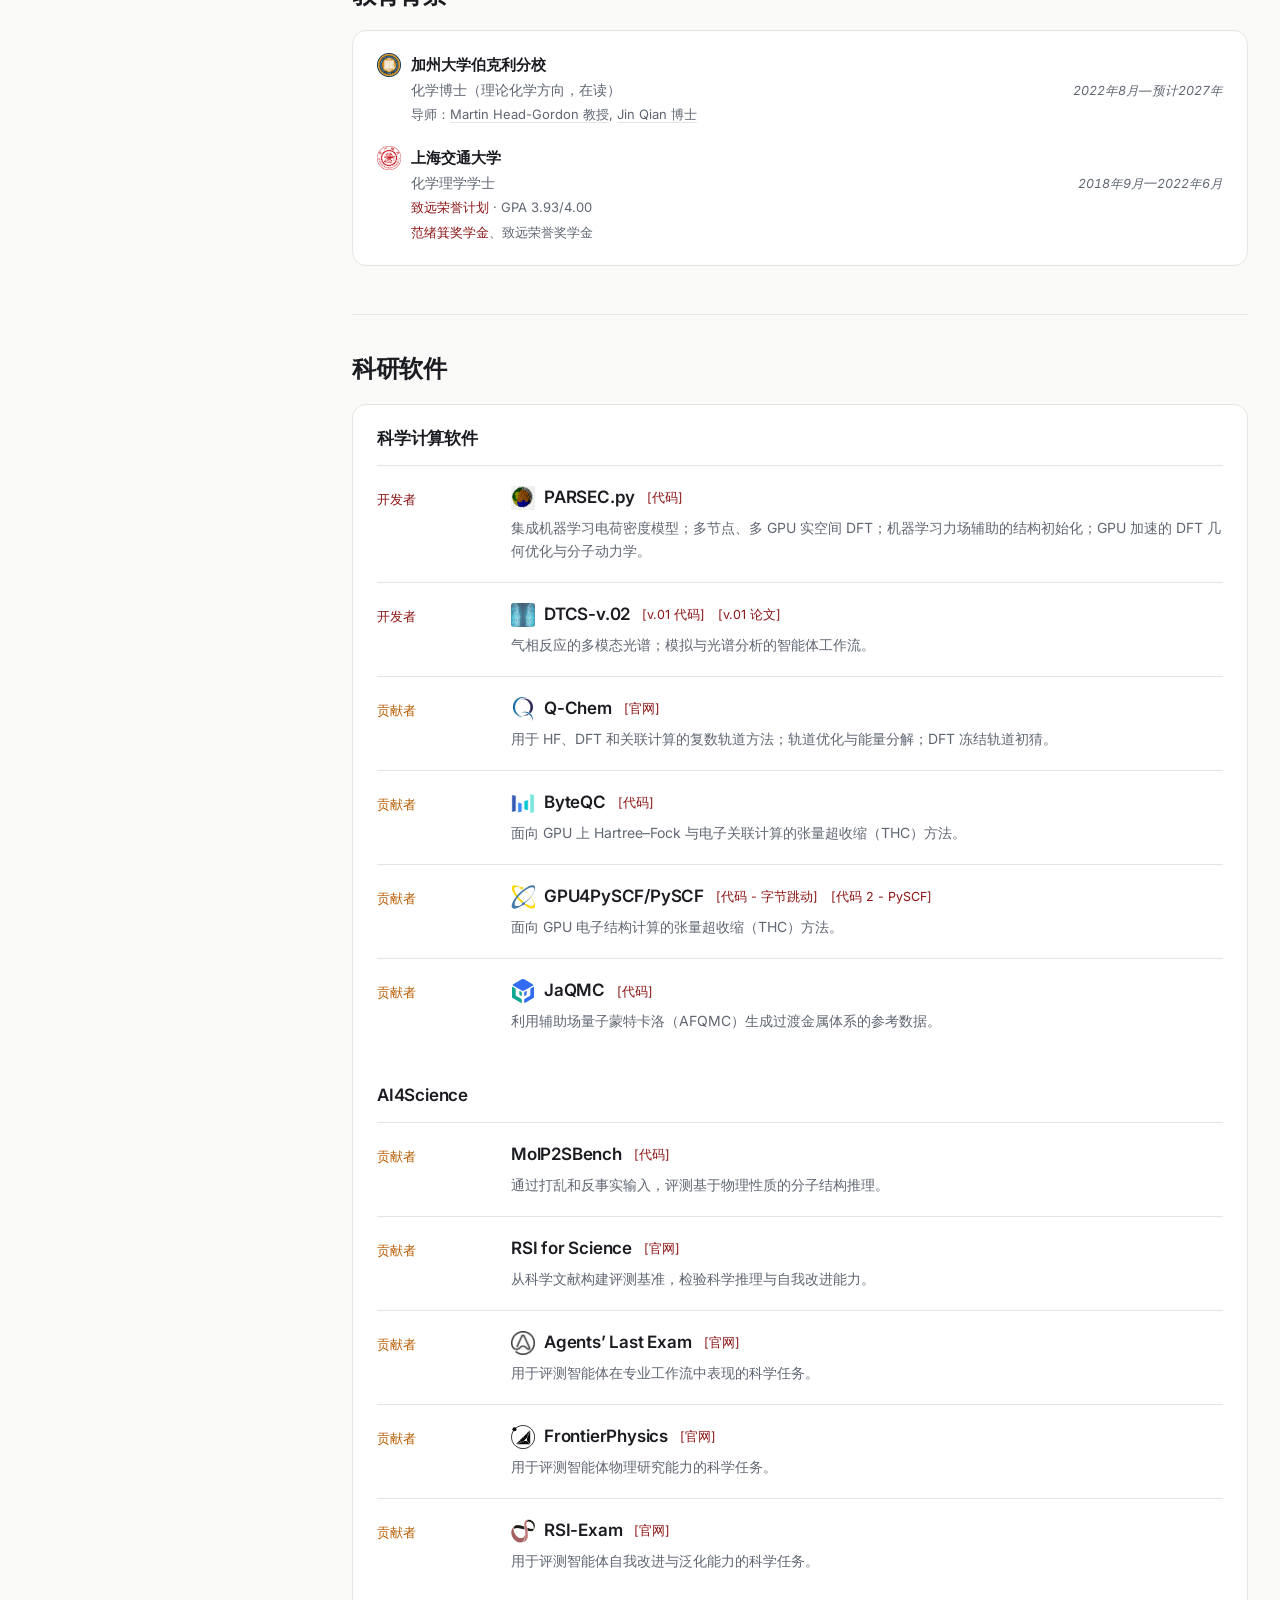
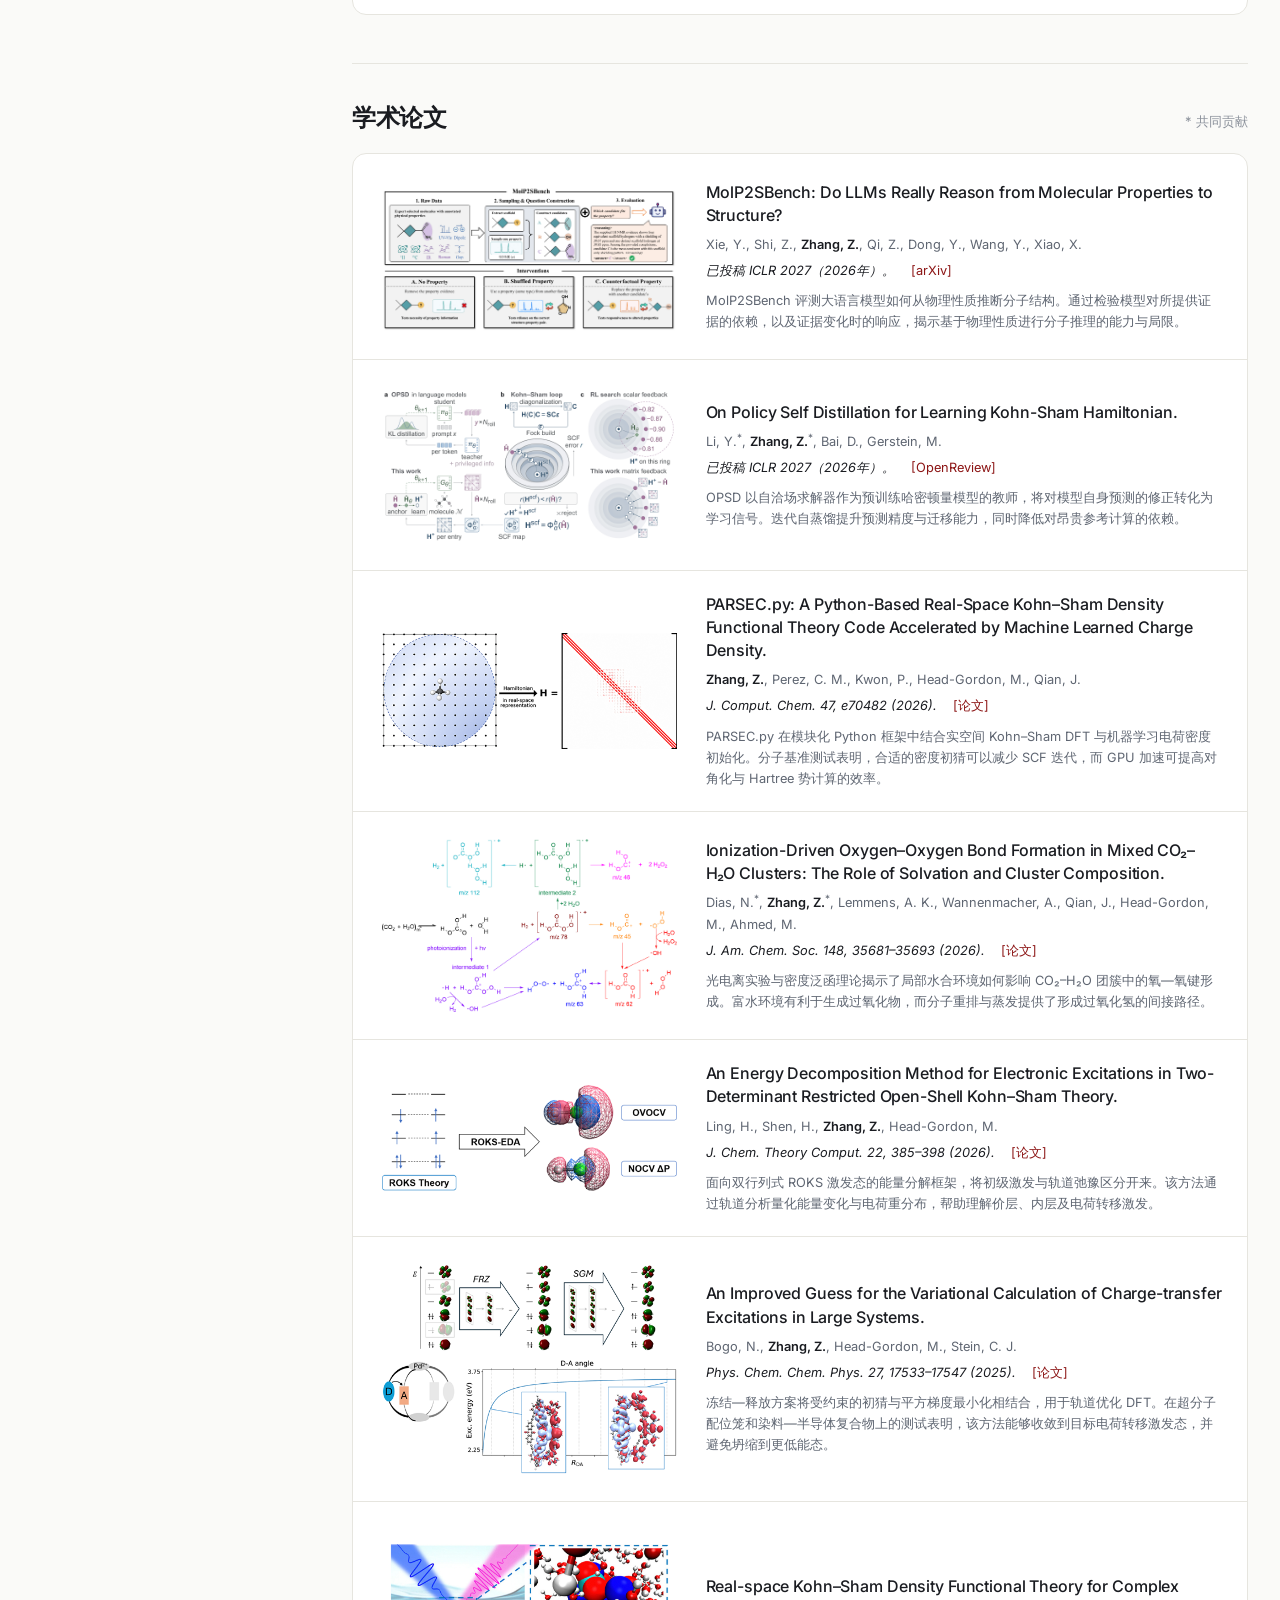
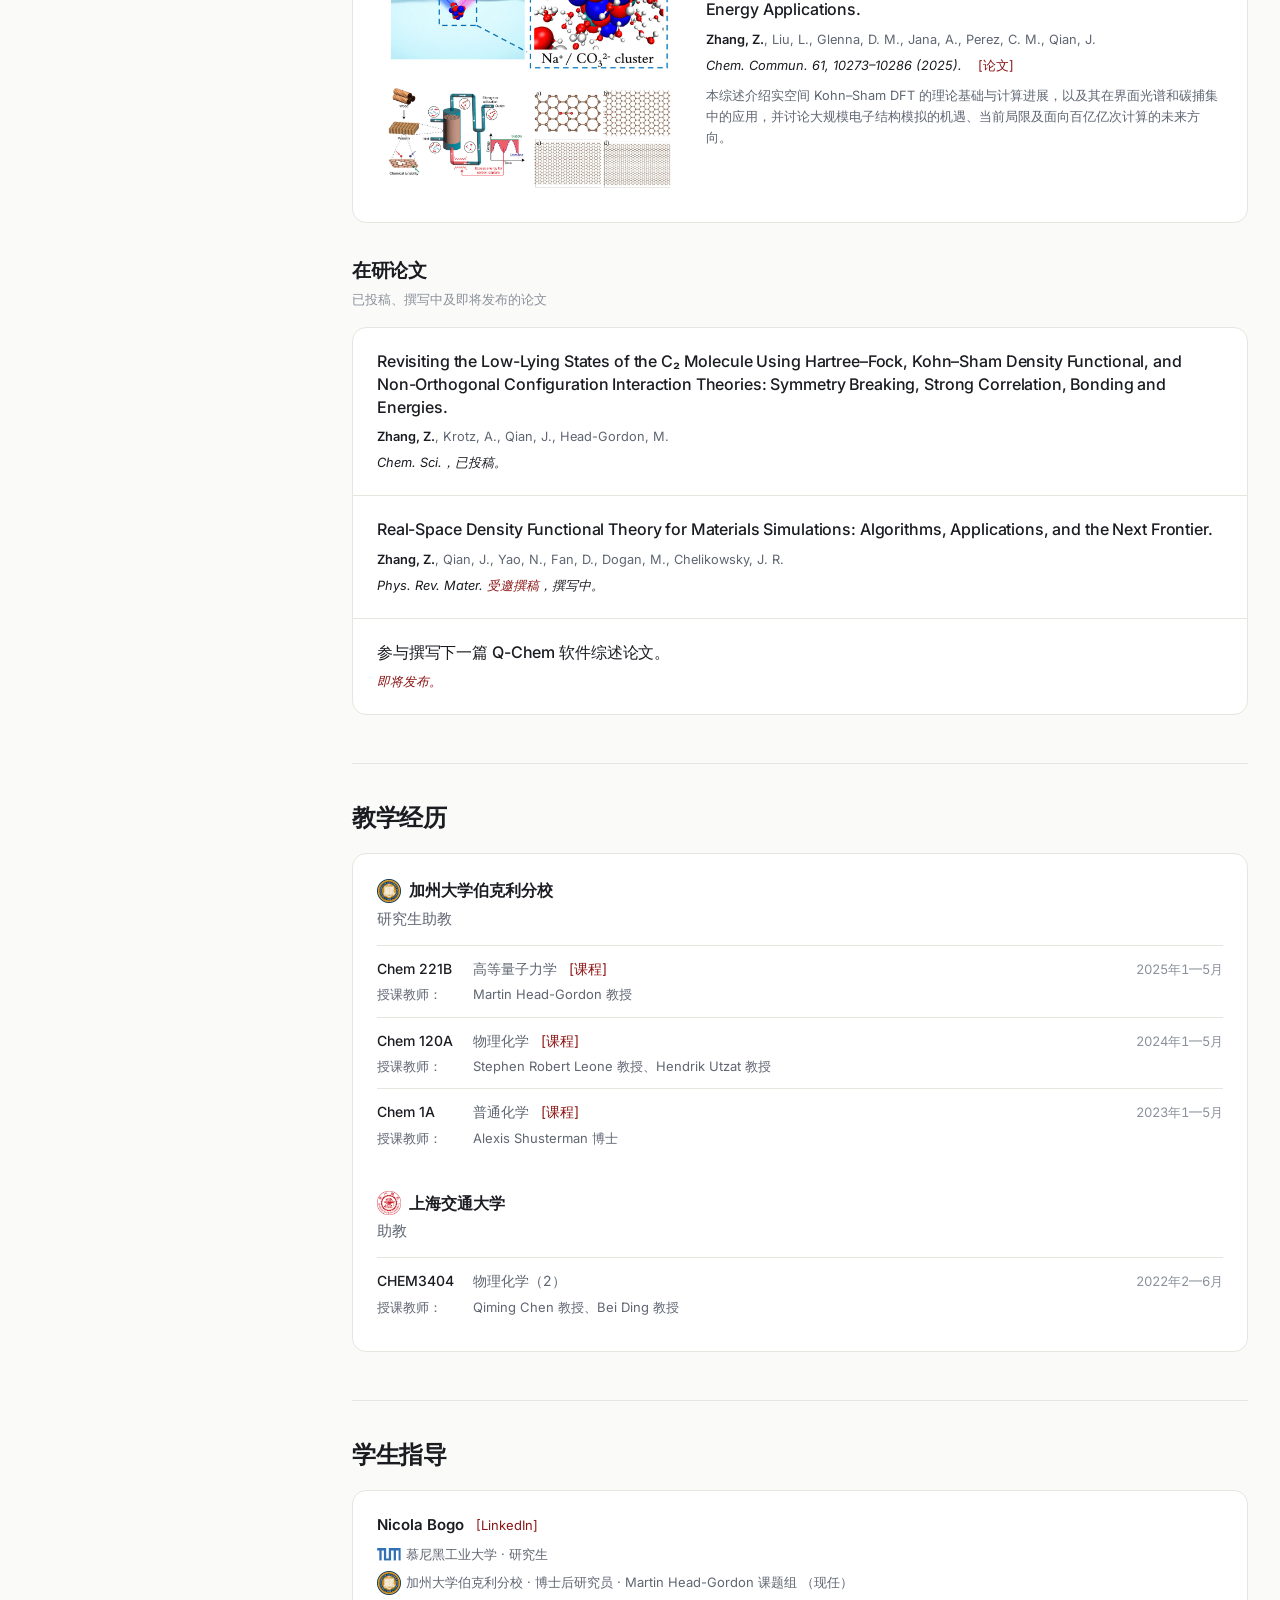
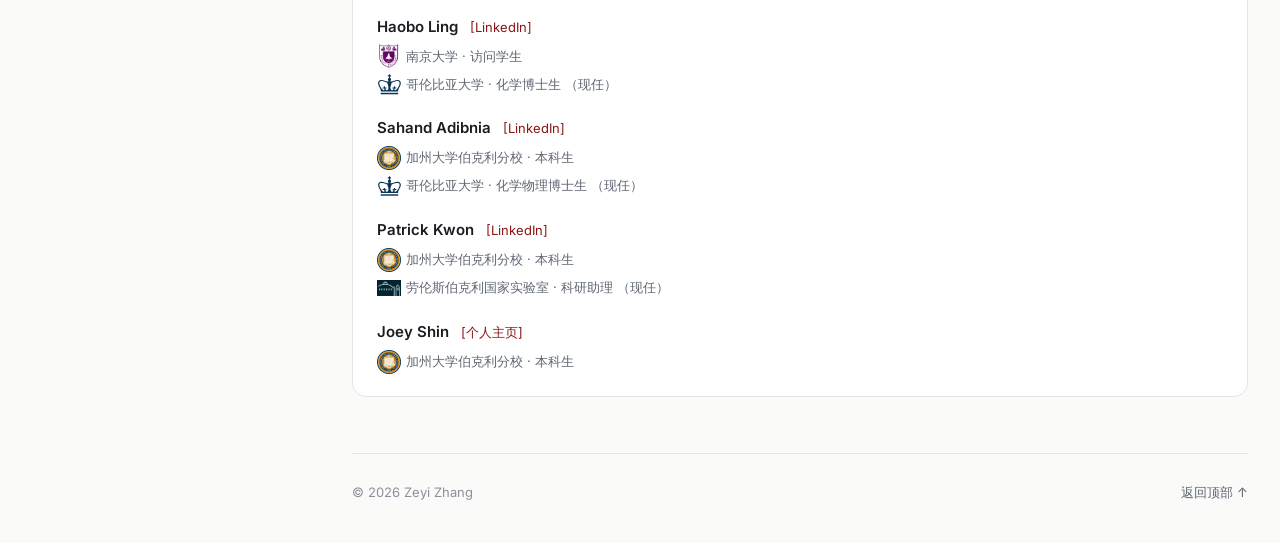
<file: docs/zh/research.html>
<!doctype html><html lang="zh-CN"><head><meta charset="utf-8"><meta name="viewport" content="width=device-width, initial-scale=1"><meta http-equiv="refresh" content="0;url=index.html#research"><title>前往 Zeyi Zhang 的主页</title></head><body><p>此页面已迁移。<a href="index.html#research">前往研究方向</a>.</p><script>const aliases={"q-chem": "qchem-software", "real-space": "parsec-software", "ecnu": "nyu-ecnu"};const old=location.hash.slice(1);location.replace('index.html#'+(aliases[old]||old||'research'));</script></body></html>
</file>
<file: docs/assets/style.css>
:root{--bg:#fafaf8;--surface:#fff;--surface-2:#f3f3ef;--text:#1a1c21;--muted:#5f6672;--faint:#8b919b;--line:#e6e5df;--accent:#8c1515;--accent-soft:#f6e9e8;--side-w:288px;--main-w:960px;--gap:32px;--header-height:65px;--radius:14px;--sans:"Inter",system-ui,-apple-system,"Segoe UI",sans-serif;--shadow:0 1px 2px rgba(20,22,28,.04),0 8px 24px rgba(20,22,28,.06);color-scheme:light}
:root[data-theme=dark]{--bg:#0f1114;--surface:#171a1f;--surface-2:#1d2027;--text:#e9eaed;--muted:#a2a8b3;--faint:#8b929e;--line:#2a2e36;--accent:#e8777a;--accent-soft:#3a1d1f;--shadow:0 1px 2px rgba(0,0,0,.3),0 8px 24px rgba(0,0,0,.25);color-scheme:dark}
*,*::before,*::after{box-sizing:border-box}html{scroll-behavior:auto;scroll-padding-top:calc(var(--header-height) + 16px);-webkit-text-size-adjust:100%}body{margin:0;background:var(--bg);color:var(--text);font:400 16px/1.65 var(--sans);-webkit-font-smoothing:antialiased}a{color:var(--accent);text-decoration:none}a:hover{text-decoration:underline;text-underline-offset:3px}a:focus-visible,button:focus-visible{outline:2px solid var(--accent);outline-offset:4px}strong{font-weight:600}svg{width:1em;height:1em;flex:none}button{font:inherit}[hidden]{display:none!important}.skip-link{position:absolute;left:-999px;top:8px;background:var(--surface);padding:8px 12px;border-radius:8px;z-index:50}.skip-link:focus{left:8px}
.shell{display:grid;grid-template-columns:var(--side-w) minmax(0,var(--main-w));gap:var(--gap);justify-content:center;padding:56px 32px 0}.side{position:sticky;top:calc(var(--header-height) + 32px);align-self:start;padding-bottom:4px}.main{min-width:0}.profile__avatar{display:block;width:168px;height:auto;background:#fff;border-radius:0;box-shadow:var(--shadow);flex:none}.profile__name{font:700 30px/1.15 var(--sans);letter-spacing:-.025em;margin:20px 0 6px}.profile__tagline{margin:0;color:var(--muted);font-size:14.5px;line-height:1.5}.profile__location{margin:12px 0 0;color:var(--faint);font-size:13px}.links{list-style:none;padding:0;margin:16px 0 0;display:grid;gap:2px}.links a{display:flex;align-items:center;gap:10px;padding:5px 0;color:var(--muted);font-size:14.5px}.links a:hover{color:var(--text);text-decoration:none}.links svg{font-size:17px}.cv-link{display:inline-flex;align-items:center;gap:8px;margin-top:18px;padding:7px 13px;border:1px solid var(--line);background:var(--surface);border-radius:9px;font-size:14px;font-weight:500;color:var(--text)}.cv-link:hover{border-color:var(--accent);color:var(--accent);text-decoration:none}
.topbar{position:sticky;top:0;z-index:40;border-bottom:1px solid var(--line);background:color-mix(in srgb,var(--bg) 94%,transparent);backdrop-filter:blur(10px);-webkit-backdrop-filter:blur(10px)}
.topbar__inner{display:flex;align-items:center;gap:16px;width:100%;min-height:64px;margin:0 auto;padding:8px clamp(20px,5vw,64px)}.topbar__name{flex:none;color:var(--text);font:600 16px/1.2 var(--sans);white-space:nowrap}.topbar__name:hover{text-decoration:none;color:var(--accent)}
.toc{flex:0 1 auto;min-width:0;margin-left:auto}.toc__list{display:flex;gap:2px;width:max-content;max-width:100%;list-style:none;margin:0;padding:6px;overflow-x:auto;overscroll-behavior-x:contain;scrollbar-width:none}.toc__list::-webkit-scrollbar{display:none}.toc__list li{flex:none}.toc__list a{display:block;padding:7px 8px;border-bottom:2px solid transparent;color:var(--muted);font-size:14px;font-weight:500;line-height:1.4;white-space:nowrap;transition:color .15s,border-color .15s}.toc__list a:hover{color:var(--text);text-decoration:none}.toc__list a.is-active{color:var(--text);border-bottom-color:var(--accent)}
.theme-toggle{flex:none;display:inline-flex;align-items:center;gap:8px;min-height:36px;padding:7px 10px;border:1px solid var(--line);border-radius:999px;background:transparent;color:var(--muted);font:500 13px/1.4 var(--sans);white-space:nowrap;cursor:pointer}.theme-toggle:hover{color:var(--text)}
.language-switch{position:relative;isolation:isolate;flex:none;display:grid;grid-template-columns:1fr 8px 1fr;align-items:center;width:82px;height:36px;padding:3px;border:1px solid var(--line);border-radius:999px;background:var(--surface-2);font-size:12px;font-weight:500;line-height:1;white-space:nowrap}.language-switch::before{content:"";position:absolute;z-index:-1;top:3px;bottom:3px;left:3px;width:calc((100% - 14px)/2);border:1px solid var(--line);border-radius:999px;background:var(--surface);box-shadow:0 1px 3px rgba(0,0,0,.08);transition:transform .16s ease}.language-switch[data-language="zh"]::before{transform:translateX(calc(100% + 8px))}.language-switch__option{display:flex;align-items:center;justify-content:center;align-self:stretch;min-width:0;border-radius:999px;color:var(--muted)}.language-switch__option:hover{text-decoration:none;color:var(--text)}.language-switch__option[aria-current="page"]{color:var(--accent);font-weight:700}.language-switch__option:focus-visible{outline-offset:2px}.language-switch__divider{text-align:center;color:var(--faint);font-size:11px;user-select:none;pointer-events:none}@media(prefers-reduced-motion:reduce){.language-switch::before{transition:none}}
html[lang="zh-CN"]{--sans:"Inter","PingFang SC","Microsoft YaHei","Noto Sans CJK SC",system-ui,sans-serif}
@media(max-width:1080px){.theme-toggle{width:36px;justify-content:center;padding:7px}.theme-toggle span{display:none}}
@media(max-width:860px){:root{--header-height:57px}.topbar__inner{min-height:56px;padding:4px 16px;gap:10px}.toc__list a{font-size:13px}}
@media(max-width:540px){.topbar__name{display:none}}
@media(min-width:861px) and (max-height:800px){.side{position:static}}
.section{padding:8px 0 48px}.section+.section{border-top:1px solid var(--line);padding-top:40px}.section__head{display:flex;align-items:baseline;justify-content:space-between;gap:16px;margin-bottom:20px}.section h2{font:600 24px/1.2 var(--sans);margin:0;letter-spacing:-.02em}.section__note{margin:0;color:var(--faint);font-size:13px;text-align:right}.intro p{margin:0 0 14px;font-size:17px;line-height:1.7}.intro p.intro__lead{font:600 22px/1.3 var(--sans);letter-spacing:-.015em;margin-bottom:16px}.intro p:last-child{margin-bottom:0}.intro a{text-decoration:underline;text-decoration-color:color-mix(in srgb,var(--accent) 40%,transparent);text-underline-offset:3px}.intro a.person{color:inherit;text-decoration-color:var(--faint)}
.pubs{display:grid;background:var(--surface);border:1px solid var(--line);border-radius:var(--radius);overflow:hidden}
.pub{min-width:0;padding:22px 24px;scroll-margin-top:0}
.pub+.pub{border-top:1px solid var(--line)}
.pub--with-figure{display:grid;grid-template-columns:minmax(0,36%) minmax(0,1fr);gap:24px;align-items:center}
.pub__figure{margin:0;display:flex;align-items:center;justify-content:center;min-width:0}
.pub__figure-link{display:block;width:100%;padding:5px;border:0;background:#fff;border-radius:5px;cursor:zoom-in}
.pub__figure-link:focus-visible{outline:2px solid var(--accent);outline-offset:4px}
.pub__figure img{display:block;width:100%;height:auto;max-height:280px;object-fit:contain}
.figure-viewer{width:fit-content;max-width:calc(100vw - 32px);max-height:calc(100vh - 32px);max-height:calc(100dvh - 32px);margin:auto;padding:0;border:0;border-radius:12px;background:#fff;color:#1a1c21;box-shadow:0 20px 70px rgba(0,0,0,.28);overscroll-behavior:contain}
.figure-viewer::backdrop{background:rgba(10,14,20,.65)}
.figure-viewer__panel{padding:12px;display:grid;gap:8px;justify-items:center}
.figure-viewer__toolbar{width:100%;display:flex;justify-content:flex-end}
.figure-viewer__close{display:inline-flex;align-items:center;gap:7px;min-height:44px;padding:6px 12px;border:1px solid #e6e5df;border-radius:8px;background:#fff;color:#1a1c21;font-size:14px;cursor:pointer}
.figure-viewer__close span{font-size:25px;line-height:1}
.figure-viewer__close:hover{background:#f3f3ef}
.figure-viewer__image{display:block;width:auto;height:auto;max-width:min(1040px,calc(100vw - 56px));max-height:calc(100vh - 108px);max-height:calc(100dvh - 108px);object-fit:contain}
@media print{.figure-viewer{display:none!important}}
.pub__body{min-width:0}
.pub h3,.announcement{margin:0 0 7px;font-size:16px;line-height:1.45;font-weight:500;letter-spacing:-.008em}
.pub__authors{margin:0 0 5px;color:var(--muted);font-size:12.8px;line-height:1.65}
.pub__authors strong{color:var(--text)}
.pub__authors sup{font-size:10px;line-height:0}
.pub__citation{margin:0;font-size:12.8px;font-style:italic;color:var(--text)}
.pub__summary{margin:9px 0 0;font-size:12.8px;line-height:1.65;color:var(--muted)}
.pub__resources{margin-left:12px;font-size:12.8px;font-style:normal}.pub__resources a{display:inline-block;white-space:nowrap}.pub__resources a+a{margin-left:9px}
.chips{display:flex;flex-wrap:wrap;gap:8px;margin-top:12px}.chip{display:inline-flex;align-items:center;gap:6px;padding:3px 11px;border:1px solid var(--line);border-radius:999px;font-size:12.5px;font-weight:500;line-height:1.6;color:var(--text);background:var(--surface)}.chip svg{width:12px;height:12px}.chip:hover{border-color:var(--accent);color:var(--accent);text-decoration:none}
.subsection__head{margin:32px 0 16px}.subsection__head h3{font-size:19px;font-weight:600;margin:0 0 3px;letter-spacing:-.015em}.subsection__head p{font-size:13px;color:var(--faint);margin:0}
.section-panel{min-width:0;padding:22px 24px;background:var(--surface);border:1px solid var(--line);border-radius:var(--radius)}
.affiliations{list-style:none;margin:0;padding:0;display:grid;gap:20px}
.affiliation{display:grid;grid-template-columns:24px minmax(0,1fr);gap:10px;scroll-margin-top:0}
:root{--logo-size:24px}
.affiliation__logo{display:flex;width:var(--logo-size);height:1.65em;font-size:15px;align-items:center;justify-content:center}
.affiliation__logo img{display:block;width:var(--logo-size);height:var(--logo-size);object-fit:contain}
.affiliation__body{min-width:0}.affiliation__body h3{margin:0;font-size:15px;font-weight:600;line-height:1.65}.affiliation__body h3 a{color:var(--text)}
.affiliation__location{font-size:13px;font-weight:400;color:var(--muted)}
.affiliation__role-date{display:flex;align-items:baseline;justify-content:space-between;gap:8px 20px}
.affiliation__role-date .exp__role{margin:0;font-size:14px;line-height:1.65}
.affiliation__role-date .exp__date{margin:0;flex:none;font-style:italic;font-size:12.5px;color:var(--muted)}
.affiliation .exp__meta{margin-top:3px;line-height:1.65}
.affiliation .exp__summary{margin-top:6px;font-size:13px;line-height:1.65}

.software-group{scroll-margin-top:0}.software-group+.software-group{margin-top:32px}
.software-group>h3{margin:0;padding-bottom:14px;border-bottom:1px solid var(--line);font:600 17px/1.4 var(--sans);letter-spacing:-.012em;color:var(--text)}
.software-list{list-style:none;padding:0;margin:0}
.software__item{display:grid;grid-template-columns:110px minmax(0,1fr);gap:24px;padding:20px 0;scroll-margin-top:0}
.software__item+.software__item{border-top:1px solid var(--line)}
.software__role{margin:3px 0 0;color:var(--muted);font:400 13px/1.65 var(--sans)}
.software__role--developer{color:var(--accent)}
.software__role--contributor{color:#b85c00}
:root[data-theme=dark] .software__role--contributor{color:#ffb45e}
.software__body{min-width:0}.software__body h4{display:flex;flex-wrap:wrap;align-items:center;gap:6px 12px;margin:0 0 6px;font-size:17px;line-height:1.4;font-weight:600;letter-spacing:-.012em}
.software__name{display:inline-flex;align-items:center;gap:9px}
.brand-logo{position:relative;display:inline-flex;align-items:center;justify-content:center;flex:none;width:var(--logo-size);height:var(--logo-size);overflow:hidden;vertical-align:middle}
.brand-logo img{display:block;width:100%;height:100%;object-fit:contain}
/* Keep the official originals; the viewport shows only their graphic marks. */
.brand-logo--parsec img{position:absolute;left:-18%;top:-25%;width:auto;max-width:none;height:150%}
.brand-logo--pyscf img{position:absolute;left:-18.54%;top:-8.29%;width:341.46%;max-width:none;height:117.07%}
.brand-logo--dtcs{border-radius:3px}.brand-logo--dtcs img{object-fit:fill}
#frontierphysics-software .brand-logo img{position:absolute;width:140%;height:140%;max-width:none}
#quantum-monte-carlo .brand-logo img{position:absolute;width:116%;height:116%;max-width:none}
.institution-name{display:inline-flex;align-items:center;gap:5px;max-width:100%;vertical-align:middle}
.institution-name__text{min-width:0}
.mentee-line{display:flex;flex-wrap:wrap;align-items:center;gap:0 .3em}
.institution-mark{position:relative;display:block;flex:0 0 var(--logo-size);width:var(--logo-size);height:var(--logo-size);overflow:hidden}
.institution-mark img{display:block;width:100%;height:100%;object-fit:contain}
.institution-mark--tum img{position:absolute;left:-21.43%;top:-21.43%;width:142.86%;max-width:none;height:142.86%}
.institution-mark--columbia img{position:absolute;left:0;top:7.35%;width:995.29%;max-width:none;height:148.24%}
.teaching-group h3 .institution-name{gap:8px}
@media(max-width:540px){:root{--logo-size:22px}}
:root[data-theme=dark] :is(#qchem-software,#agents-last-exam-software,#rsi-exam-software) .brand-logo{background:#fff;border-radius:4px}
:root[data-theme=dark] :is(.institution-mark--columbia,.institution-mark--nanjing){background:#fff;border-radius:2px}
.software__description{margin:0;color:var(--muted);font-size:14px;line-height:1.65}
.software__resources{font-size:12.5px;font-weight:400;letter-spacing:normal}.software__resources a{display:inline-block;white-space:nowrap}.software__resources a+a{margin-left:9px}
@media(max-width:860px){.software-group,.software__item{scroll-margin-top:0}}
@media(max-width:540px){.software__item{grid-template-columns:1fr;gap:5px;padding:18px 0}.software__role{margin:0}.software-group+.software-group{margin-top:24px}}

.research-group+.research-group{margin-top:28px}.research-group>h3{margin:0;padding-bottom:16px;border-bottom:1px solid var(--line);font:600 19px/1.4 var(--sans);letter-spacing:-.015em}
.project--with-figure{display:grid;grid-template-columns:minmax(0,1fr) 180px;grid-template-areas:"body figure";gap:24px;align-items:center}
.project__figure{grid-area:figure;justify-self:end;margin:0;min-width:0;width:100%;display:flex;align-items:center;justify-content:flex-end;aspect-ratio:4/3;border-radius:8px;overflow:hidden;background:#fff}
.project__figure img{display:block;width:100%;height:100%;object-fit:contain}
.project__body{grid-area:body;min-width:0;overflow-wrap:anywhere}
@media(max-width:1080px){.project--with-figure{grid-template-columns:minmax(0,1fr) 152px;gap:20px}}
@media(max-width:540px){.project--with-figure{grid-template-columns:minmax(0,1fr) clamp(84px,24vw,120px);gap:12px}}
.projects{display:grid;grid-template-columns:1fr;gap:0}.project{min-width:0;padding:20px 0;scroll-margin-top:0}.project+.project{border-top:1px solid var(--line)}.project:last-child{padding-bottom:0}.project h4{margin:0 0 9px;font-size:17px;line-height:1.4;font-weight:600;letter-spacing:-.012em}.project p,.project__details{margin:0;color:var(--muted);font-size:14px;line-height:1.65}.project .project__keywords{margin-top:12px;color:var(--faint);font-size:12px;line-height:1.6}.project__details{padding-left:18px;margin-top:12px}.project__details li+li{margin-top:7px}.paper-refs{display:inline-flex;gap:4px;padding-left:5px;font-size:12px;font-weight:500;white-space:nowrap}.subproject{margin-top:16px;padding-top:14px;border-top:1px solid var(--line)}.subproject h4{margin:0 0 4px;font-size:14px;font-weight:600}.toolkit{margin-top:28px}.toolkit h3{font-size:16px;font-weight:600;margin:0 0 14px}.toolkit dl{margin:0;font-size:14px}.toolkit dl>div{display:grid;grid-template-columns:180px 1fr;gap:16px;padding:9px 0}.toolkit dt{color:var(--text);font-weight:500}.toolkit dd{margin:0;color:var(--muted)}
.timeline{list-style:none;margin:0;padding:0}.timeline>li{padding:20px 0;scroll-margin-top:0}.timeline>li:first-child{padding-top:0}.timeline>li:last-child{padding-bottom:0}.timeline>li+li{border-top:1px solid var(--line)}.exp__head{display:flex;flex-wrap:wrap;justify-content:space-between;gap:4px 16px;align-items:baseline}.exp__head h3{margin:0;font-size:16px;font-weight:600}.exp__head h3 a{color:var(--text)}.exp__date{color:var(--faint);font-size:13px;font-variant-numeric:tabular-nums;white-space:nowrap}.exp__role{margin:3px 0 0;color:var(--muted);font-size:14.5px}.exp__meta{margin:5px 0 0;color:var(--muted);font-size:13px}.exp__meta .person{color:inherit;text-decoration:underline;text-decoration-color:var(--line);text-underline-offset:3px}.exp__summary{margin:9px 0 0;font-size:14px;color:var(--muted)}.teaching-group+.teaching-group{margin-top:28px}.teaching-group h3{font-size:16px;font-weight:600;margin:0}.courses{margin:14px 0 0;padding:0;list-style:none}.courses li{display:flex;justify-content:space-between;gap:8px 16px;align-items:baseline;padding:11px 0;border-top:1px solid var(--line);font-size:14px}.courses li{flex-wrap:wrap;row-gap:4px}.courses li div{display:flex;gap:12px;flex-wrap:wrap}.courses .course__title{display:grid;grid-template-columns:84px minmax(0,1fr);gap:12px;flex:1;min-width:0}.course__name a{display:inline-block;margin-left:12px;white-space:nowrap}.course__instructors{display:grid;grid-template-columns:84px minmax(0,1fr);gap:12px;flex-basis:100%;width:100%;margin:0;color:var(--muted);font-size:13px}.courses strong{min-width:84px;font-weight:500}.courses li div span{color:var(--muted)}.mentees{list-style:none;padding:0;margin:0;display:grid;gap:20px}.mentees h3{font-size:15px;font-weight:600;margin:0}.mentees h3 .mentee__link{display:inline-block;margin-left:12px;font-size:13px;font-weight:400;white-space:nowrap}.mentee__now{margin:4px 0 0;color:var(--muted);font-size:13px}.foot{display:flex;justify-content:space-between;gap:16px;padding:28px 0 40px;margin-top:8px;border-top:1px solid var(--line);color:var(--faint);font-size:13px}.foot a{color:var(--muted)}
@media(max-width:1080px){:root{--side-w:280px;--gap:24px}.shell{padding-left:24px;padding-right:24px}}
@media(max-width:860px){.shell{display:block;padding:28px 16px 0}.side{display:contents}.profile{display:flex;align-items:center;gap:16px}.profile__avatar{width:88px;height:auto}.profile__name{font-size:30px;margin:0 0 4px}.profile__tagline{font-size:13px}.profile__location{margin-top:14px}.links{display:flex;flex-wrap:wrap;gap:4px 16px;margin-top:10px}.links a{font-size:13px;padding:4px 0;gap:6px}.links svg{font-size:15px}.cv-link{margin-top:12px;font-size:13px}.main{padding-top:28px}.section{padding-bottom:36px}.section+.section{padding-top:32px}.section__head{flex-direction:column;align-items:flex-start;gap:6px}.section__note{text-align:left}.intro p{font-size:16px}.intro p.intro__lead{font-size:21px}.pub{padding:17px;scroll-margin-top:0}.pub h3{font-size:16px}.projects{grid-template-columns:1fr}.project{padding:18px 0;scroll-margin-top:0}.toolkit dl>div{grid-template-columns:1fr;gap:3px}.timeline>li{scroll-margin-top:0}.exp__head{display:block}.exp__date{display:block;margin-top:4px}.courses li{flex-direction:column;gap:3px}.courses .exp__date{margin:0}.courses li div{gap:4px 12px}.courses .course__title{flex:none;width:100%}}
@media(max-width:390px){.profile__name{font-size:27px}.profile__tagline{font-size:12px}.profile{gap:13px}}
@media(min-width:861px) and (max-height:800px){.side{position:static}}
@media(max-width:360px){.profile{flex-direction:column;align-items:flex-start}.profile__avatar{width:128px}}
@media(prefers-reduced-motion:reduce){html{scroll-behavior:auto}*{transition:none!important}}
@media print{html{scroll-padding-top:0}.topbar{display:none!important}.shell{display:block;padding:0}.side{position:static;max-height:none}.profile__avatar,.links,.toc,.theme-toggle,.cv-link,.foot{display:none!important}.profile__name{margin-top:0}.main{padding-top:24px}:root{--bg:#fff;--text:#111;--surface:#fff;--muted:#444;--line:#ddd}.pub,.project{break-inside:avoid}}

@media(max-width:860px){.section-panel{padding:20px 18px}.affiliation{scroll-margin-top:0}.pub--with-figure{grid-template-columns:minmax(0,36%) minmax(0,1fr);gap:18px}.pub{padding:20px 18px}.affiliation__role-date{flex-wrap:wrap;gap:1px 16px}}
@media(max-width:540px){.section-panel{padding:18px 16px}.affiliation{grid-template-columns:22px minmax(0,1fr);gap:8px}.affiliation__logo,.affiliation__logo img{width:22px}.affiliation__role-date{display:block}.affiliation__role-date .exp__date{margin-top:2px}.affiliation__location{display:block}.pub--with-figure{grid-template-columns:1fr;gap:14px}.pub__figure{justify-content:flex-start}.pub__figure-link{width:min(100%,360px)}.pub__figure img{max-height:280px}.pub{padding:18px 16px}.pub h3{font-size:16px}}
</file>
